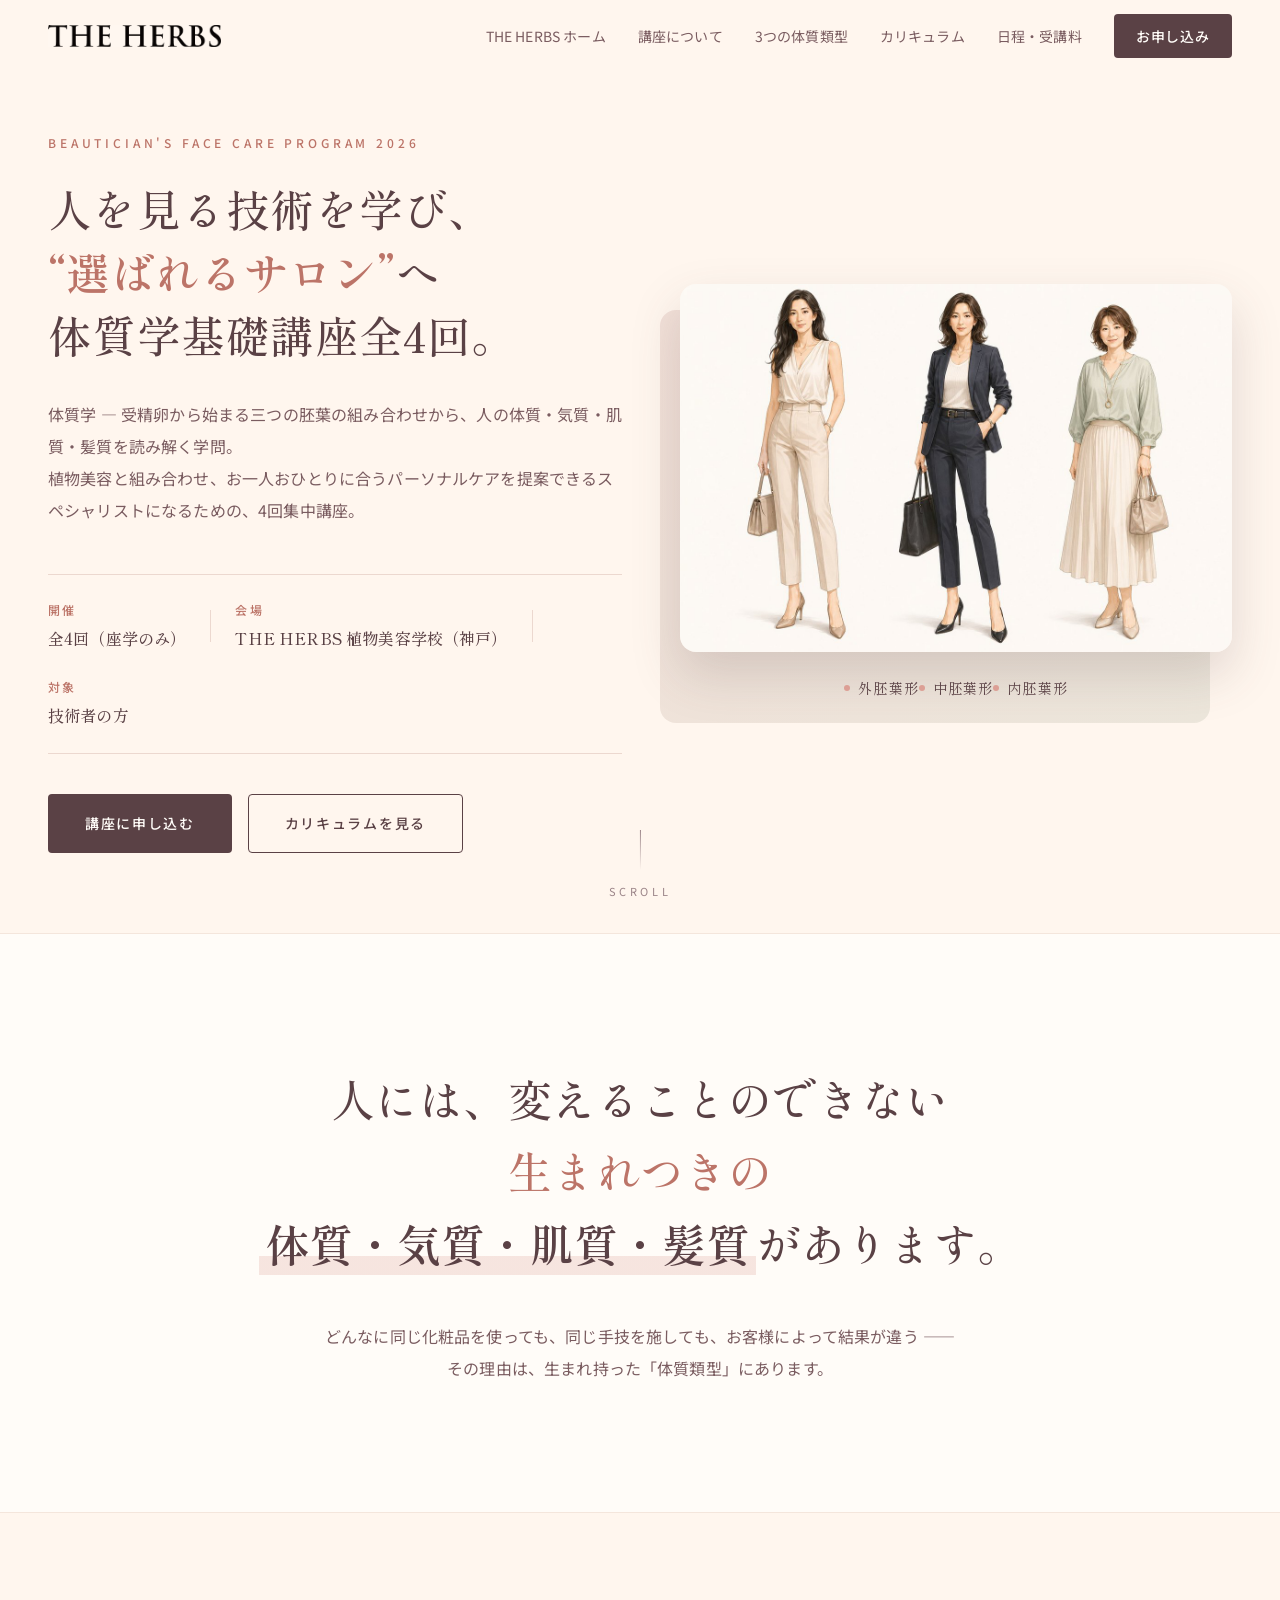
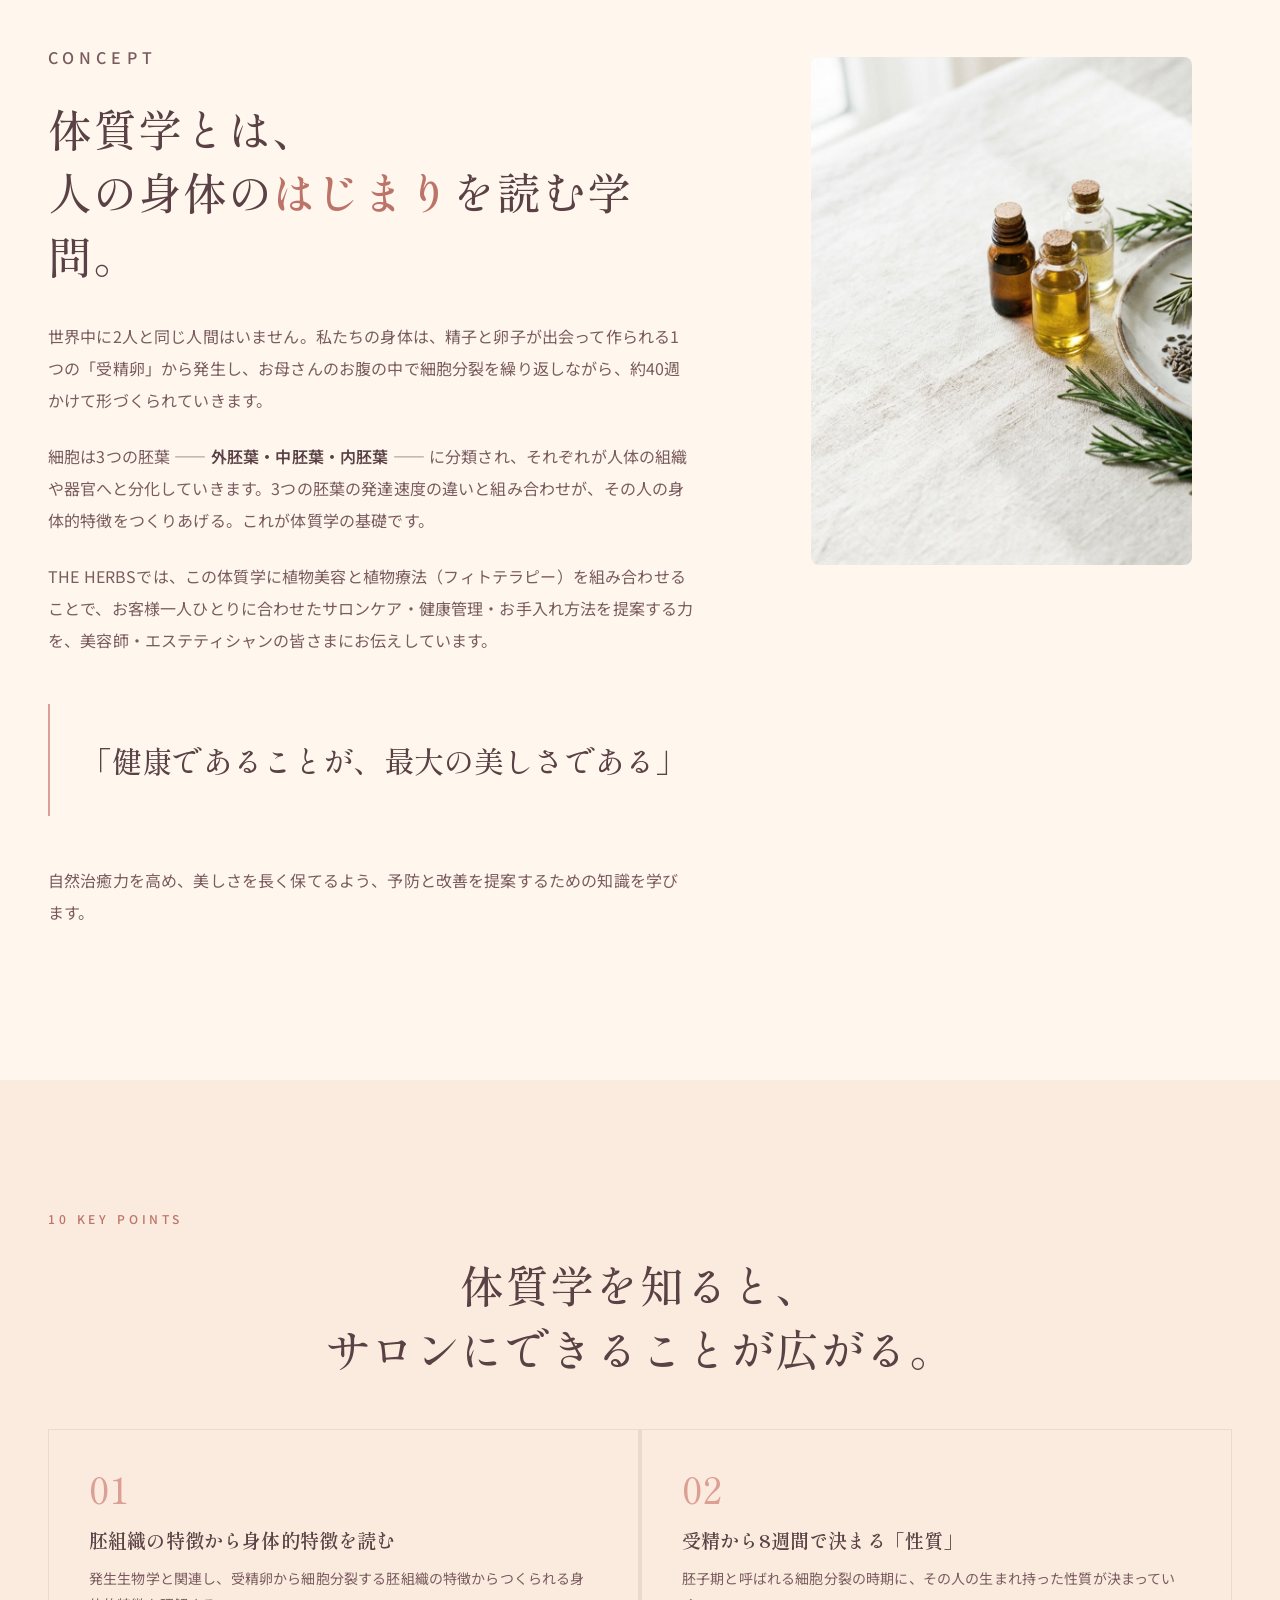
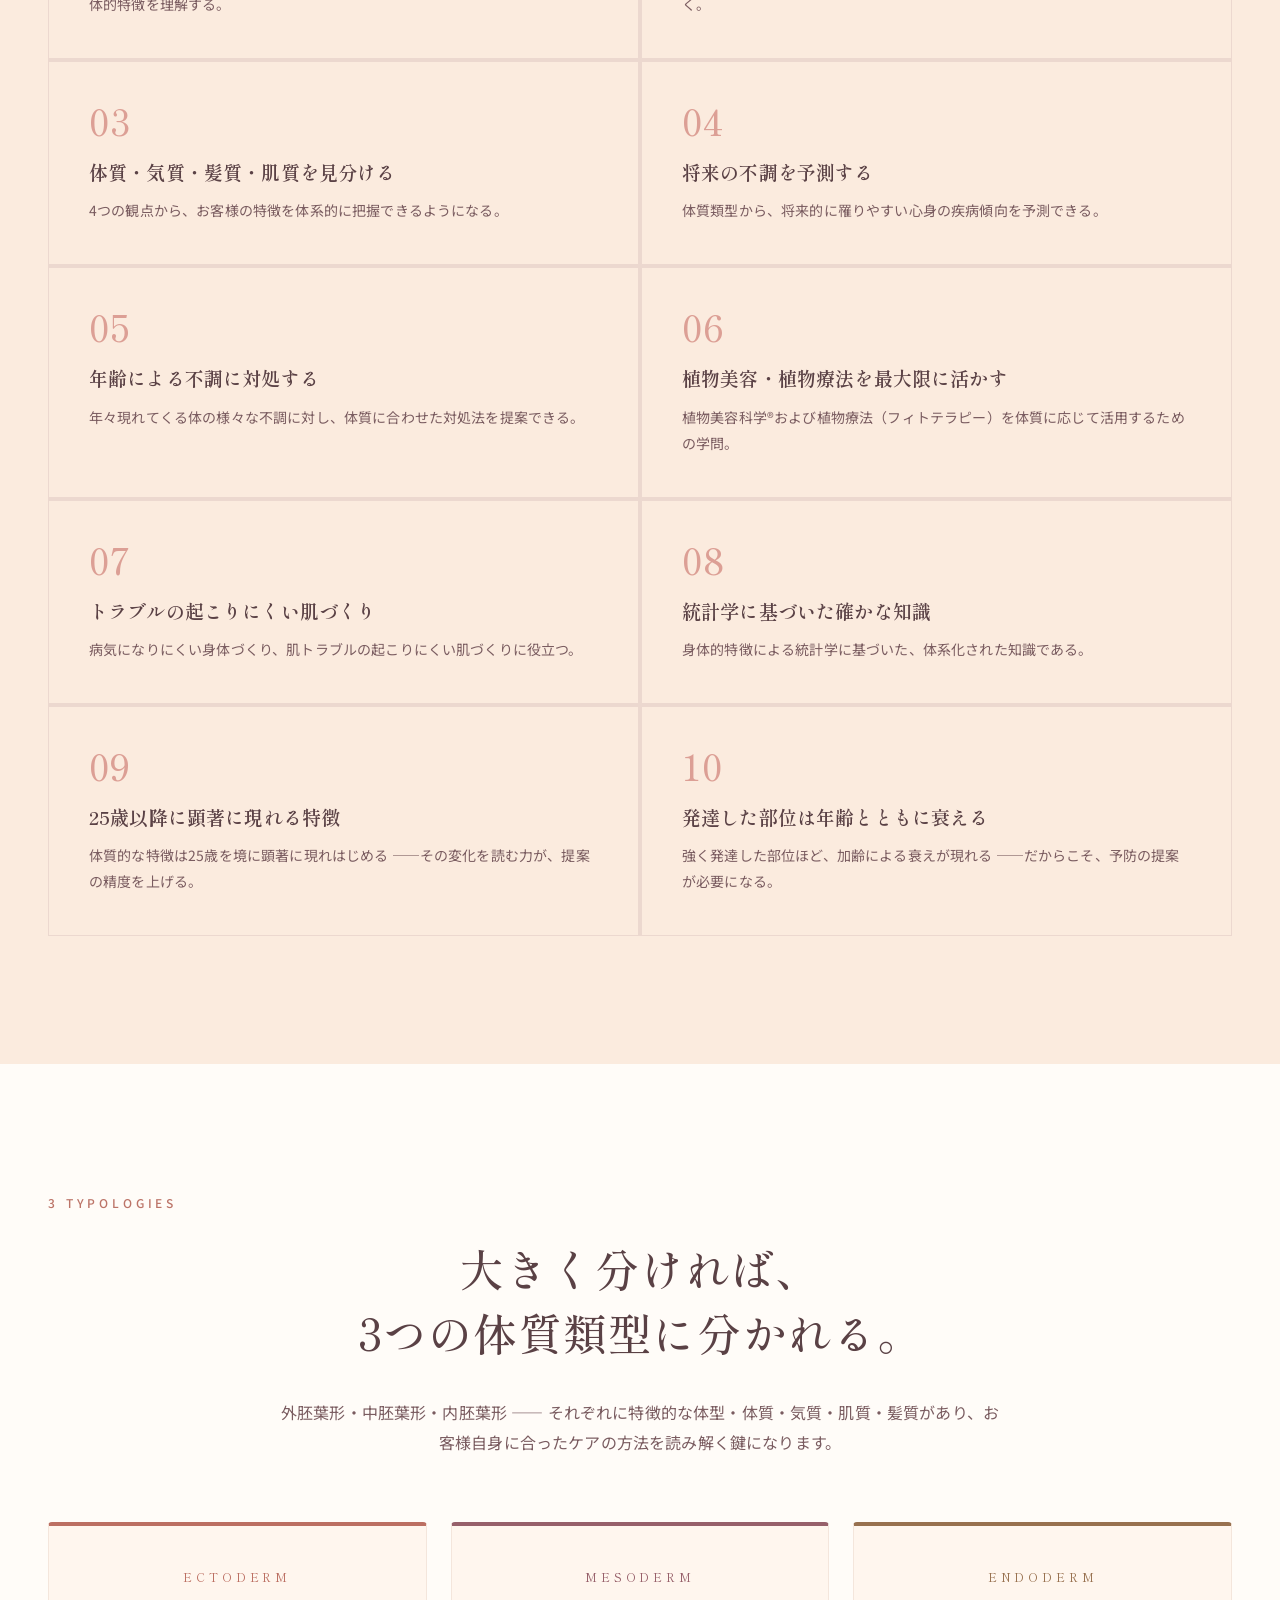
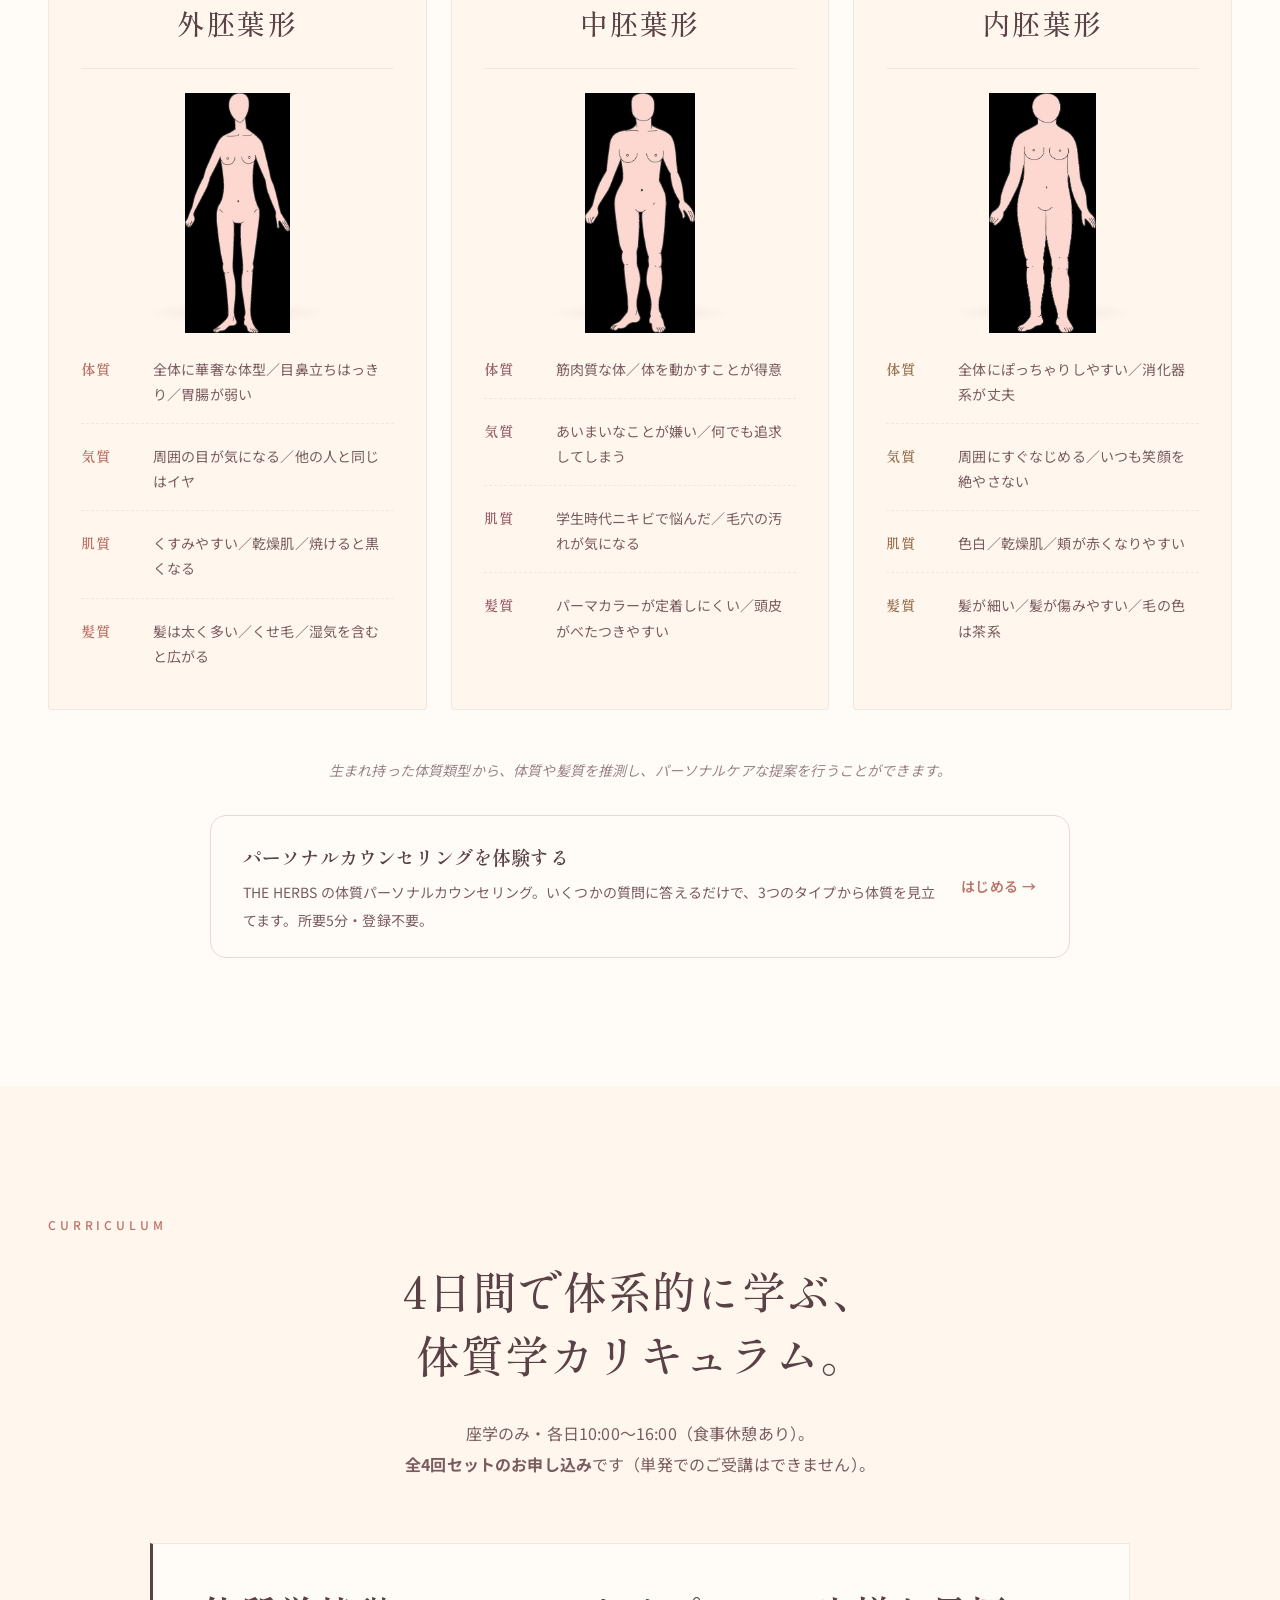
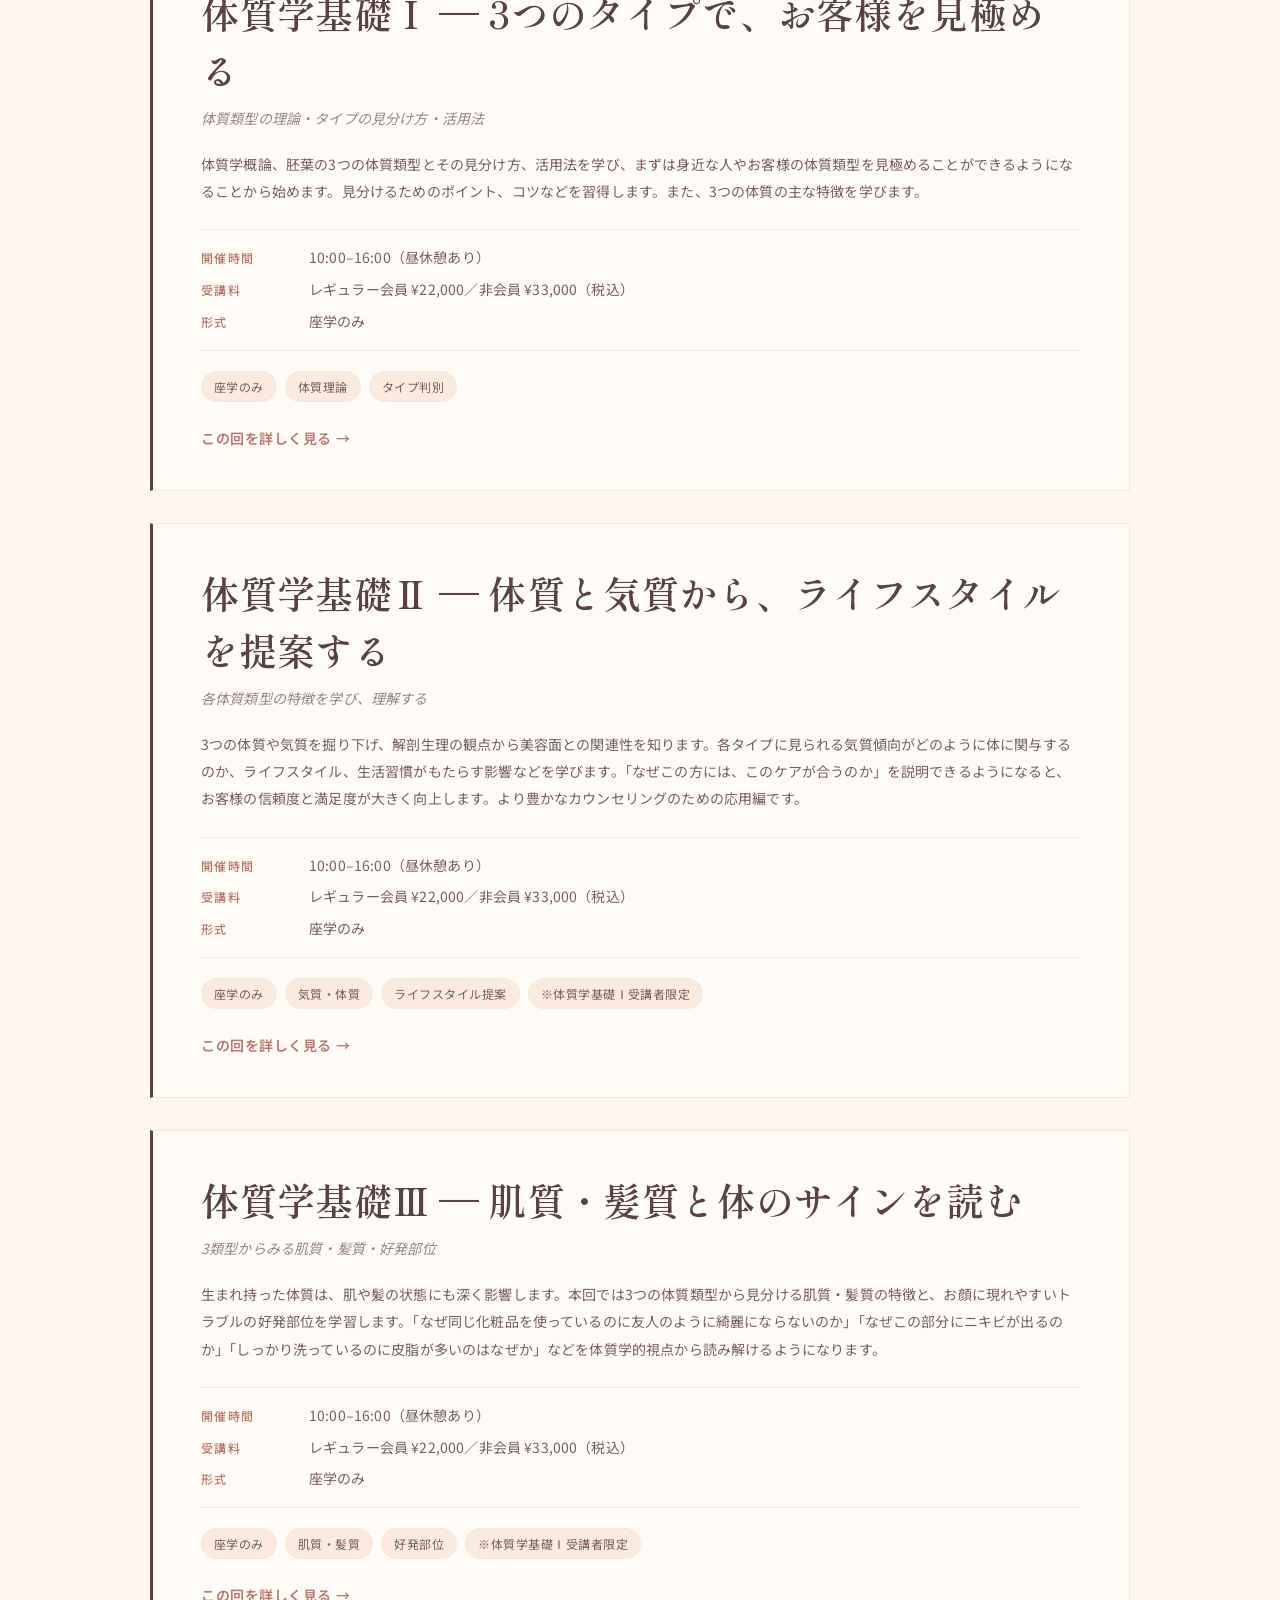
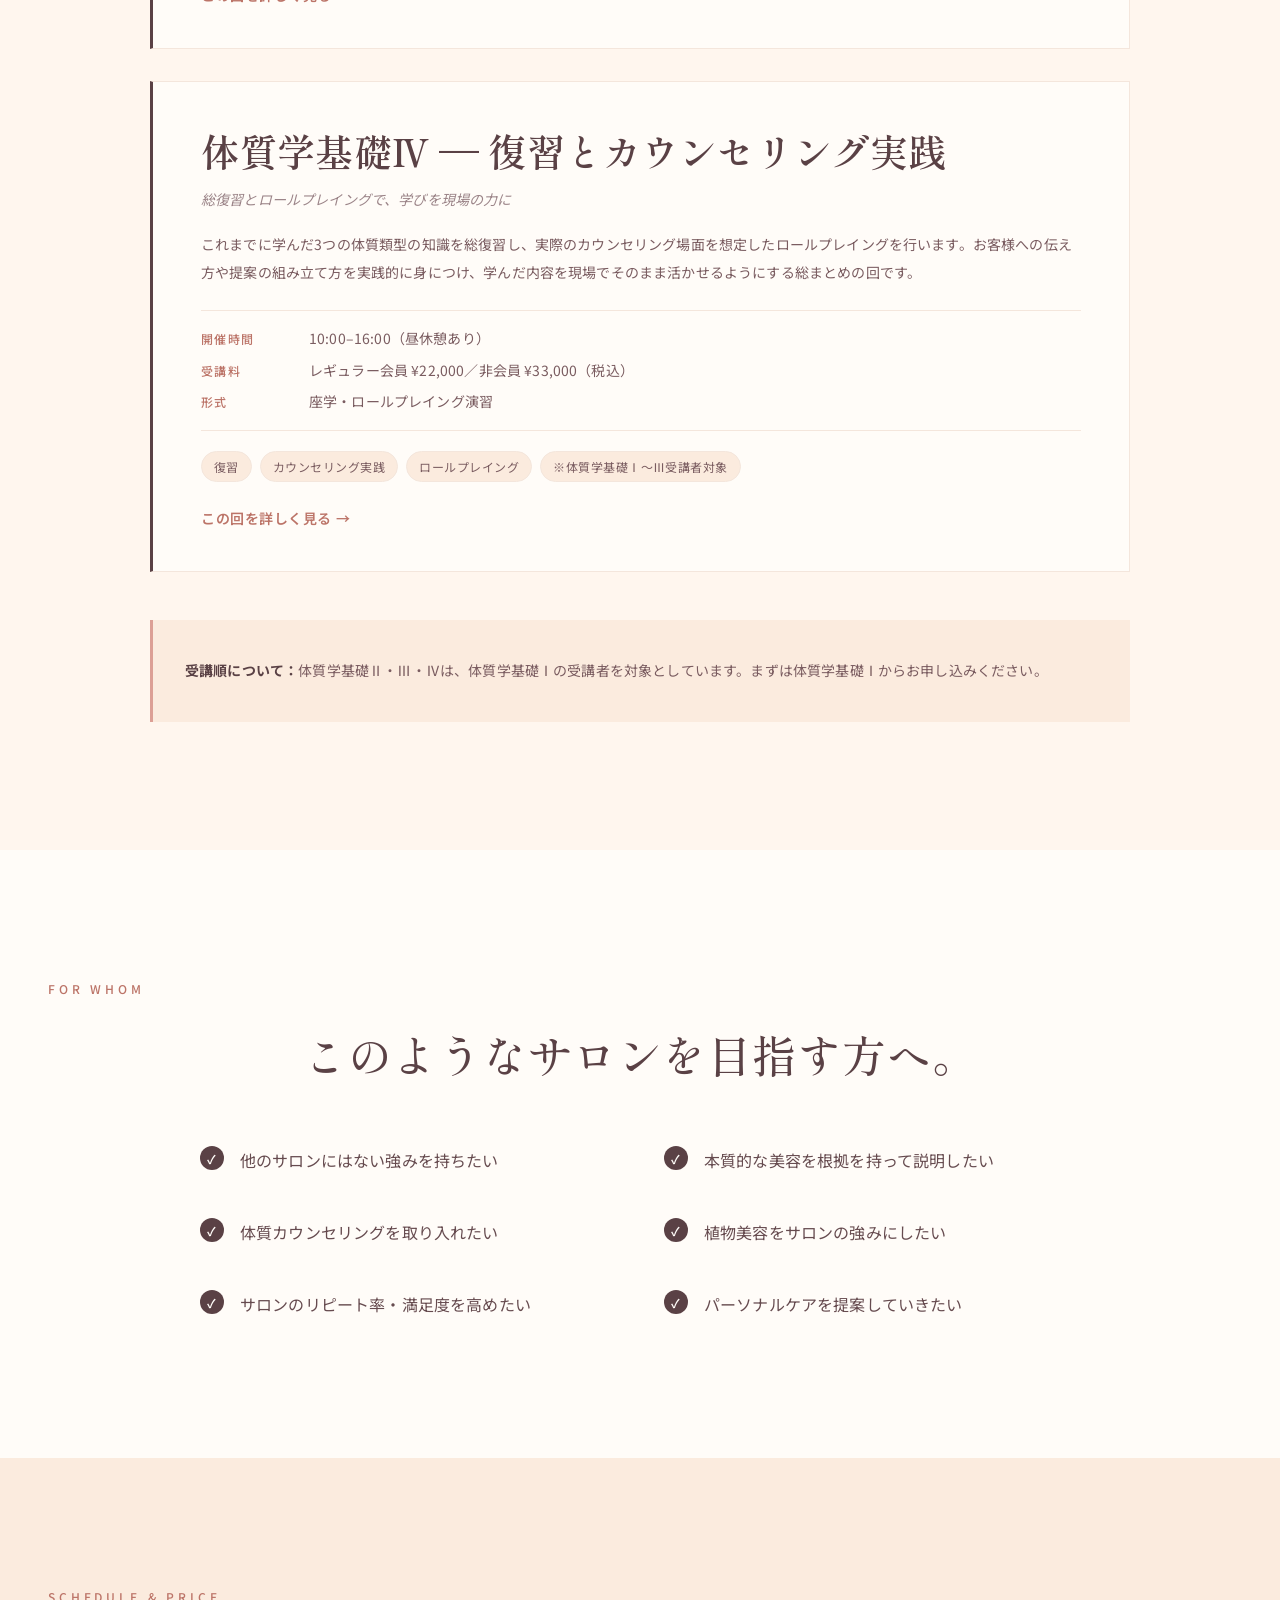
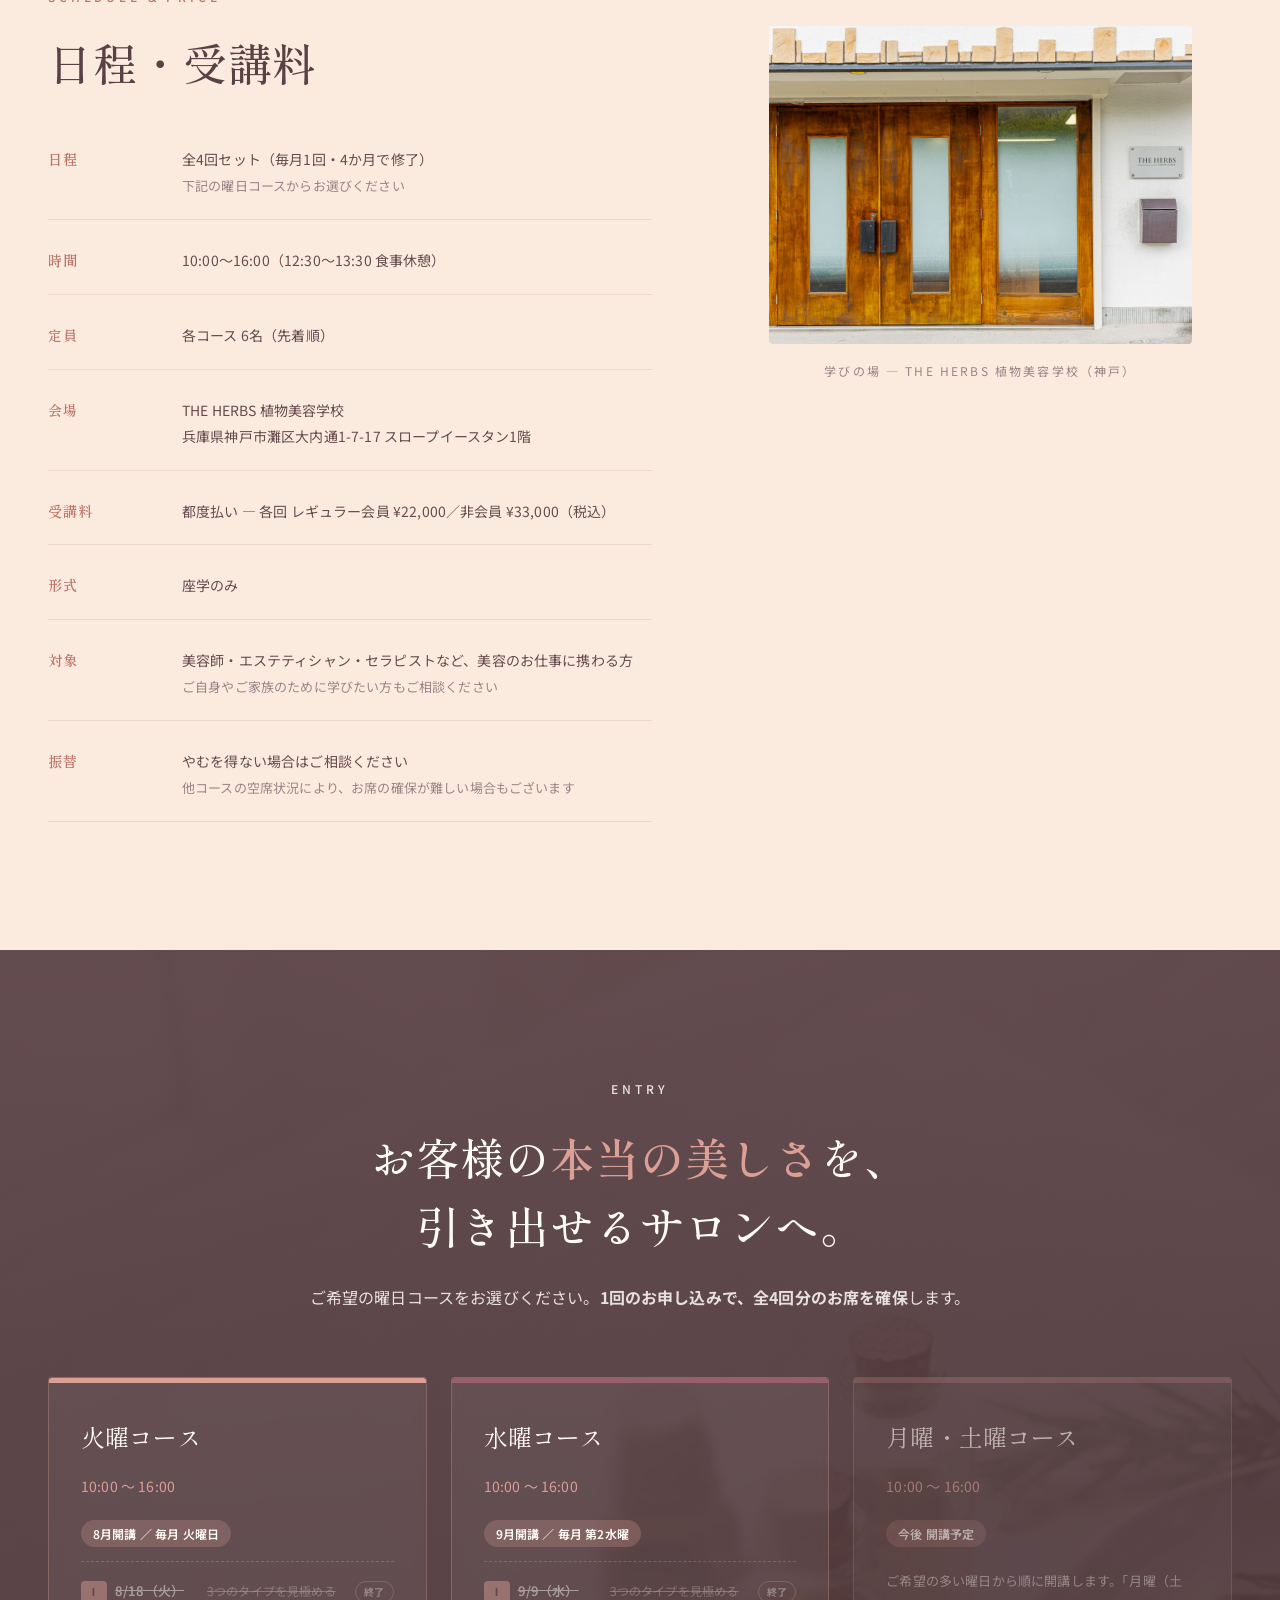
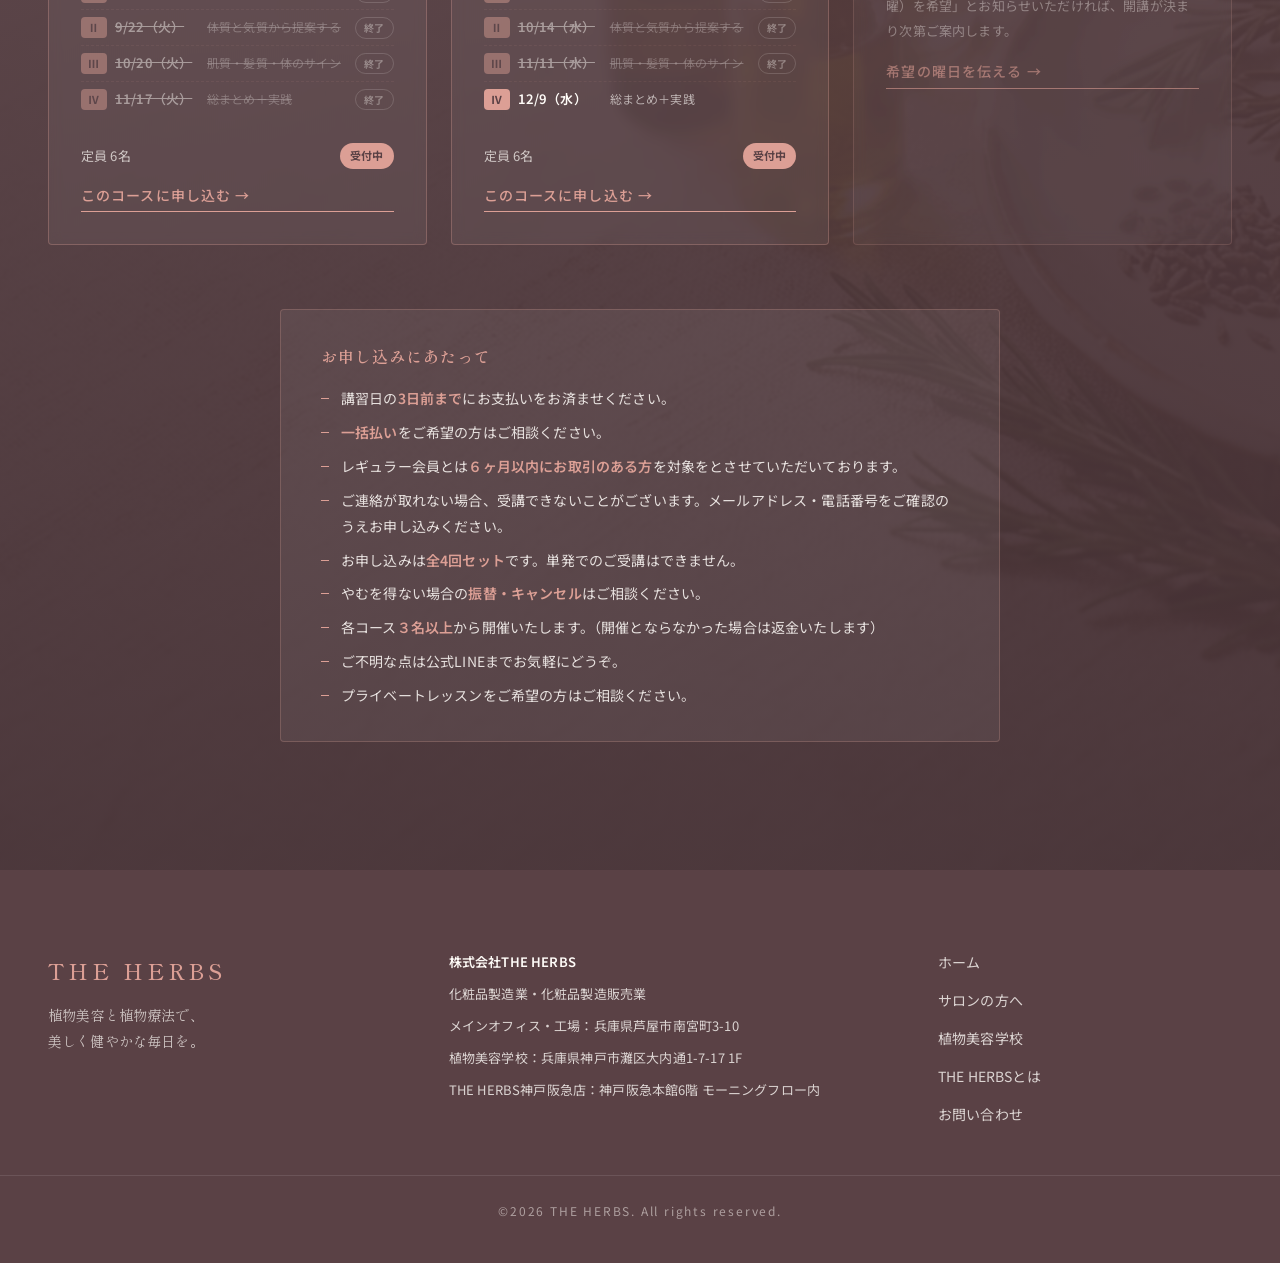
<file: index.html>
<!DOCTYPE html>
<html lang="ja">
<head>
<meta charset="UTF-8" />
<meta name="viewport" content="width=device-width, initial-scale=1.0" />
<title>植物美容学校  | 技術者のための体質学基礎講座 — THE HERBS</title>
<meta name="description" content="技術者が学ぶ、生まれ持った体質を見極める力。3つの体質類型から、お客様一人ひとりに本当に合うサロンケアを提案できるようになる、THE HERBS植物美容学校の4日間集中講習会。" />
<meta property="og:title" content="植物美容学校  — 技術者のための体質学基礎講座" />
<meta property="og:description" content="3つの体質類型を見極め、お客様一人ひとりに合うサロンケアを提案できる美容師・エステティシャンへ。THE HERBS植物美容学校の4日間集中講習会。" />
<meta property="og:type" content="website" />
<link rel="preconnect" href="https://api.fontshare.com" />
<link rel="preconnect" href="https://fonts.googleapis.com" />
<link rel="preconnect" href="https://fonts.gstatic.com" crossorigin />
<link href="https://api.fontshare.com/v2/css?f[]=zodiak@400,500,700&f[]=work-sans@300,400,500,600,700&display=swap" rel="stylesheet" />
<link href="https://fonts.googleapis.com/css2?family=Shippori+Mincho:wght@400;500;600;700&family=Noto+Sans+JP:wght@300;400;500;600;700&display=swap" rel="stylesheet" />
<link rel="stylesheet" href="styles.css" />
</head>
<body>

<header class="site-header" id="siteHeader">
  <div class="container header-inner">
    <a href="https://www.the-herbs.co.jp/school" class="logo" aria-label="THE HERBS">
      <img src="images/logo.jpg" alt="THE HERBS" class="logo-img" width="160" height="24" />
    </a>
    <nav class="nav-main" aria-label="メイン">
      <a href="https://www.the-herbs.co.jp/" class="nav-home">THE HERBS ホーム</a>
      <a href="#concept">講座について</a>
      <a href="#typology">3つの体質類型</a>
      <a href="#curriculum">カリキュラム</a>
      <a href="#schedule">日程・受講料</a>
      <a href="#entry" class="nav-cta">お申し込み</a>
    </nav>
  </div>
</header>

<main id="top">

  <!-- HERO -->
  <section class="hero">
    <div class="container hero-grid">
      <div class="hero-text">
      <p class="eyebrow">BEAUTICIAN'S FACE CARE PROGRAM 2026</p>
      <h1 class="hero-title">
        人を見る技術を学び、<br/>
        <em>“選ばれるサロン”</em>へ<br/>
        体質学基礎講座全4回。
      </h1>
      <p class="hero-lead">
        体質学 — 受精卵から始まる三つの胚葉の組み合わせから、人の体質・気質・肌質・髪質を読み解く学問。<br/>
        植物美容と組み合わせ、お一人おひとりに合うパーソナルケアを提案できるスペシャリストになるための、4回集中講座。
      </p>
      <div class="hero-meta">
        <div class="meta-item"><span class="meta-label">開催</span><span class="meta-value">全4回（座学のみ）</span></div>
        <div class="meta-divider" aria-hidden="true"></div>
        <div class="meta-item"><span class="meta-label">会場</span><span class="meta-value">THE HERBS 植物美容学校（神戸）</span></div>
        <div class="meta-divider" aria-hidden="true"></div>
        <div class="meta-item"><span class="meta-label">対象</span><span class="meta-value">技術者の方</span></div>
      </div>
      <div class="hero-ctas">
        <a href="#entry" class="btn btn-primary">講座に申し込む</a>
        <a href="#curriculum" class="btn btn-ghost">カリキュラムを見る</a>
      </div>
      </div>
      <figure class="hero-figure"><img src="images/lesson_three_women.jpg" alt="外胚葉・中胚葉・内胚葉の3つの体質タイプの女性イラスト" /><figcaption class="hero-types"><span>外胚葉形</span><span>中胚葉形</span><span>内胚葉形</span></figcaption></figure>
    </div>
    <div class="hero-scroll" aria-hidden="true"><span></span>SCROLL</div>
  </section>

  <!-- INTRO QUESTION -->
  <section class="intro-question">
    <div class="container">
      <h2 class="question-title">
        人には、変えることのできない<br/>
        <span class="accent">生まれつきの</span><br/>
        <strong>体質・気質・肌質・髪質</strong>があります。
      </h2>
      <p class="question-lead">
        どんなに同じ化粧品を使っても、同じ手技を施しても、お客様によって結果が違う ——<br/>
        その理由は、生まれ持った「体質類型」にあります。
      </p>
    </div>
  </section>

  <!-- CONCEPT -->
  <section class="concept" id="concept">
    <div class="container concept-grid">
      <div class="concept-text">
        <p class="section-eyebrow">CONCEPT</p>
        <h2 class="section-title">体質学とは、<br/>人の身体の<em>はじまり</em>を読む学問。</h2>
        <p>
          世界中に2人と同じ人間はいません。私たちの身体は、精子と卵子が出会って作られる1つの「受精卵」から発生し、お母さんのお腹の中で細胞分裂を繰り返しながら、約40週かけて形づくられていきます。
        </p>
        <p>
          細胞は3つの胚葉 —— <strong>外胚葉・中胚葉・内胚葉</strong> —— に分類され、それぞれが人体の組織や器官へと分化していきます。3つの胚葉の発達速度の違いと組み合わせが、その人の身体的特徴をつくりあげる。これが体質学の基礎です。
        </p>
        <p>
          THE HERBSでは、この体質学に植物美容と植物療法（フィトテラピー）を組み合わせることで、お客様一人ひとりに合わせたサロンケア・健康管理・お手入れ方法を提案する力を、美容師・エステティシャンの皆さまにお伝えしています。
        </p>
        <blockquote class="pull-quote">
          <p>「健康であることが、最大の美しさである」</p>
        </blockquote>
        <p>
          自然治癒力を高め、美しさを長く保てるよう、予防と改善を提案するための知識を学びます。
        </p>
      </div>
      <aside class="concept-aside">
        <figure class="concept-figure">
          <div class="concept-image" role="img" aria-label="植物標本のイメージ"></div>
        </figure>
      </aside>
    </div>
  </section>

  <!-- 10 BENEFITS -->
  <section class="benefits">
    <div class="container">
      <p class="section-eyebrow">10 KEY POINTS</p>
      <h2 class="section-title centered">体質学を知ると、<br/>サロンにできることが広がる。</h2>
      <ol class="benefits-list">
        <li class="benefit-item"><span class="num">01</span><h3>胚組織の特徴から身体的特徴を読む</h3><p>発生生物学と関連し、受精卵から細胞分裂する胚組織の特徴からつくられる身体的特徴を理解する。</p></li>
        <li class="benefit-item"><span class="num">02</span><h3>受精から8週間で決まる「性質」</h3><p>胚子期と呼ばれる細胞分裂の時期に、その人の生まれ持った性質が決まっていく。</p></li>
        <li class="benefit-item"><span class="num">03</span><h3>体質・気質・髪質・肌質を見分ける</h3><p>4つの観点から、お客様の特徴を体系的に把握できるようになる。</p></li>
        <li class="benefit-item"><span class="num">04</span><h3>将来の不調を予測する</h3><p>体質類型から、将来的に罹りやすい心身の疾病傾向を予測できる。</p></li>
        <li class="benefit-item"><span class="num">05</span><h3>年齢による不調に対処する</h3><p>年々現れてくる体の様々な不調に対し、体質に合わせた対処法を提案できる。</p></li>
        <li class="benefit-item"><span class="num">06</span><h3>植物美容・植物療法を最大限に活かす</h3><p>植物美容科学®および植物療法（フィトテラピー）を体質に応じて活用するための学問。</p></li>
        <li class="benefit-item"><span class="num">07</span><h3>トラブルの起こりにくい肌づくり</h3><p>病気になりにくい身体づくり、肌トラブルの起こりにくい肌づくりに役立つ。</p></li>
        <li class="benefit-item"><span class="num">08</span><h3>統計学に基づいた確かな知識</h3><p>身体的特徴による統計学に基づいた、体系化された知識である。</p></li>
        <li class="benefit-item"><span class="num">09</span><h3>25歳以降に顕著に現れる特徴</h3><p>体質的な特徴は25歳を境に顕著に現れはじめる ——その変化を読む力が、提案の精度を上げる。</p></li>
        <li class="benefit-item"><span class="num">10</span><h3>発達した部位は年齢とともに衰える</h3><p>強く発達した部位ほど、加齢による衰えが現れる ——だからこそ、予防の提案が必要になる。</p></li>
      </ol>
    </div>
  </section>

  <!-- 3 TYPES -->
  <section class="typology" id="typology">
    <div class="container">
      <p class="section-eyebrow">3 TYPOLOGIES</p>
      <h2 class="section-title centered">大きく分ければ、<br/>3つの体質類型に分かれる。</h2>
      <p class="section-lead">外胚葉形・中胚葉形・内胚葉形 —— それぞれに特徴的な体型・体質・気質・肌質・髪質があり、お客様自身に合ったケアの方法を読み解く鍵になります。</p>

      <div class="typology-grid">
        <article class="type-card type-ecto">
          <header class="type-header">
            <p class="type-en">ECTODERM</p>
            <h3 class="type-jp">外胚葉形</h3>
          </header>
          <figure class="type-figure">
            <img src="images/type_ecto.png" alt="外胚葉形の体型イラスト — 全体に華奢な体型" loading="lazy" />
          </figure>
          <dl class="type-traits">
            <div><dt>体質</dt><dd>全体に華奢な体型／目鼻立ちはっきり／胃腸が弱い</dd></div>
            <div><dt>気質</dt><dd>周囲の目が気になる／他の人と同じはイヤ</dd></div>
            <div><dt>肌質</dt><dd>くすみやすい／乾燥肌／焼けると黒くなる</dd></div>
            <div><dt>髪質</dt><dd>髪は太く多い／くせ毛／湿気を含むと広がる</dd></div>
          </dl>
        </article>
        <article class="type-card type-meso">
          <header class="type-header">
            <p class="type-en">MESODERM</p>
            <h3 class="type-jp">中胚葉形</h3>
          </header>
          <figure class="type-figure">
            <img src="images/type_meso.png" alt="中胚葉形の体型イラスト — 筋肉質でバランスのとれた体型" loading="lazy" />
          </figure>
          <dl class="type-traits">
            <div><dt>体質</dt><dd>筋肉質な体／体を動かすことが得意</dd></div>
            <div><dt>気質</dt><dd>あいまいなことが嫌い／何でも追求してしまう</dd></div>
            <div><dt>肌質</dt><dd>学生時代ニキビで悩んだ／毛穴の汚れが気になる</dd></div>
            <div><dt>髪質</dt><dd>パーマカラーが定着しにくい／頭皮がべたつきやすい</dd></div>
          </dl>
        </article>
        <article class="type-card type-endo">
          <header class="type-header">
            <p class="type-en">ENDODERM</p>
            <h3 class="type-jp">内胚葉形</h3>
          </header>
          <figure class="type-figure">
            <img src="images/type_endo.png" alt="内胚葉形の体型イラスト — 全体にぽっちゃりしやすい体型" loading="lazy" />
          </figure>
          <dl class="type-traits">
            <div><dt>体質</dt><dd>全体にぽっちゃりしやすい／消化器系が丈夫</dd></div>
            <div><dt>気質</dt><dd>周囲にすぐなじめる／いつも笑顔を絶やさない</dd></div>
            <div><dt>肌質</dt><dd>色白／乾燥肌／頬が赤くなりやすい</dd></div>
            <div><dt>髪質</dt><dd>髪が細い／髪が傷みやすい／毛の色は茶系</dd></div>
          </dl>
        </article>
      </div>

      <p class="typology-note">生まれ持った体質類型から、体質や髪質を推測し、パーソナルケアな提案を行うことができます。</p>
      <a class="counsel-card" href="https://herbscounsel-ezfyghvf.manus.space/counseling?ch=public" target="_blank" rel="noopener">
        <span class="counsel-text">
          <strong>パーソナルカウンセリングを体験する</strong>
          <span>THE HERBS の体質パーソナルカウンセリング。いくつかの質問に答えるだけで、3つのタイプから体質を見立てます。所要5分・登録不要。</span>
        </span>
        <span class="counsel-arrow">はじめる →</span>
      </a>
    </div>
  </section>

  <!-- CURRICULUM -->
  <section class="curriculum" id="curriculum">
    <div class="container">
      <p class="section-eyebrow">CURRICULUM</p>
      <h2 class="section-title centered">4日間で体系的に学ぶ、<br/>体質学カリキュラム。</h2>
      <p class="section-lead">座学のみ・各日10:00〜16:00（食事休憩あり）。<br/><strong>全4回セットのお申し込み</strong>です（単発でのご受講はできません）。</p>

      <div class="lesson-list">
        <article class="lesson">
          <div class="lesson-body">
            <h3 class="lesson-title">体質学基礎Ⅰ — 3つのタイプで、お客様を見極める</h3>
            <p class="lesson-sub">体質類型の理論・タイプの見分け方・活用法</p>
            <p class="lesson-desc">体質学概論、胚葉の3つの体質類型とその見分け方、活用法を学び、まずは身近な人やお客様の体質類型を見極めることができるようになることから始めます。見分けるためのポイント、コツなどを習得します。また、3つの体質の主な特徴を学びます。</p>
            <dl class="lesson-detail">
              <div><dt>開催時間</dt><dd>10:00–16:00（昼休憩あり）</dd></div>
              <div><dt>受講料</dt><dd>レギュラー会員 ¥22,000／非会員 ¥33,000（税込）</dd></div>
              <div><dt>形式</dt><dd>座学のみ</dd></div>
            </dl>
            <ul class="lesson-tags"><li>座学のみ</li><li>体質理論</li><li>タイプ判別</li></ul>
            <div class="lesson-actions"><a href="lesson1.html" class="lesson-detail-link">この回を詳しく見る →</a></div>
          </div>
        </article>

        <article class="lesson">
          <div class="lesson-body">
            <h3 class="lesson-title">体質学基礎Ⅱ — 体質と気質から、ライフスタイルを提案する</h3>
            <p class="lesson-sub">各体質類型の特徴を学び、理解する</p>
            <p class="lesson-desc">3つの体質や気質を掘り下げ、解剖生理の観点から美容面との関連性を知ります。各タイプに見られる気質傾向がどのように体に関与するのか、ライフスタイル、生活習慣がもたらす影響などを学びます。「なぜこの方には、このケアが合うのか」を説明できるようになると、お客様の信頼度と満足度が大きく向上します。より豊かなカウンセリングのための応用編です。</p>
            <dl class="lesson-detail">
              <div><dt>開催時間</dt><dd>10:00–16:00（昼休憩あり）</dd></div>
              <div><dt>受講料</dt><dd>レギュラー会員 ¥22,000／非会員 ¥33,000（税込）</dd></div>
              <div><dt>形式</dt><dd>座学のみ</dd></div>
            </dl>
            <ul class="lesson-tags"><li>座学のみ</li><li>気質・体質</li><li>ライフスタイル提案</li><li>※体質学基礎Ⅰ受講者限定</li></ul>
            <div class="lesson-actions"><a href="lesson2.html" class="lesson-detail-link">この回を詳しく見る →</a></div>
          </div>
        </article>

        <article class="lesson">
          <div class="lesson-body">
            <h3 class="lesson-title">体質学基礎Ⅲ — 肌質・髪質と体のサインを読む</h3>
            <p class="lesson-sub">3類型からみる肌質・髪質・好発部位</p>
            <p class="lesson-desc">生まれ持った体質は、肌や髪の状態にも深く影響します。本回では3つの体質類型から見分ける肌質・髪質の特徴と、お顔に現れやすいトラブルの好発部位を学習します。「なぜ同じ化粧品を使っているのに友人のように綺麗にならないのか」「なぜこの部分にニキビが出るのか」「しっかり洗っているのに皮脂が多いのはなぜか」などを体質学的視点から読み解けるようになります。</p>
            <dl class="lesson-detail">
              <div><dt>開催時間</dt><dd>10:00–16:00（昼休憩あり）</dd></div>
              <div><dt>受講料</dt><dd>レギュラー会員 ¥22,000／非会員 ¥33,000（税込）</dd></div>
              <div><dt>形式</dt><dd>座学のみ</dd></div>
            </dl>
            <ul class="lesson-tags"><li>座学のみ</li><li>肌質・髪質</li><li>好発部位</li><li>※体質学基礎Ⅰ受講者限定</li></ul>
            <div class="lesson-actions"><a href="lesson3.html" class="lesson-detail-link">この回を詳しく見る →</a></div>
          </div>
        </article>

        <article class="lesson">
          <div class="lesson-body">
            <h3 class="lesson-title">体質学基礎Ⅳ — 復習とカウンセリング実践</h3>
            <p class="lesson-sub">総復習とロールプレイングで、学びを現場の力に</p>
            <p class="lesson-desc">これまでに学んだ3つの体質類型の知識を総復習し、実際のカウンセリング場面を想定したロールプレイングを行います。お客様への伝え方や提案の組み立て方を実践的に身につけ、学んだ内容を現場でそのまま活かせるようにする総まとめの回です。</p>
            <dl class="lesson-detail">
              <div><dt>開催時間</dt><dd>10:00–16:00（昼休憩あり）</dd></div>
              <div><dt>受講料</dt><dd>レギュラー会員 ¥22,000／非会員 ¥33,000（税込）</dd></div>
              <div><dt>形式</dt><dd>座学・ロールプレイング演習</dd></div>
            </dl>
            <ul class="lesson-tags"><li>復習</li><li>カウンセリング実践</li><li>ロールプレイング</li><li>※体質学基礎Ⅰ〜Ⅲ受講者対象</li></ul>
            <div class="lesson-actions"><a href="lesson4.html" class="lesson-detail-link">この回を詳しく見る →</a></div>
          </div>
        </article>
      </div>

      <div class="curriculum-note">
        <p><strong>受講順について：</strong>体質学基礎Ⅱ・Ⅲ・Ⅳは、体質学基礎Ⅰの受講者を対象としています。まずは体質学基礎Ⅰからお申し込みください。</p>
      </div>
    </div>
  </section>

  <!-- WHO IS THIS FOR -->
  <section class="audience">
    <div class="container">
      <p class="section-eyebrow">FOR WHOM</p>
      <h2 class="section-title centered">このようなサロンを目指す方へ。</h2>
      <ul class="audience-list">
        <li><span class="check" aria-hidden="true">✓</span>他のサロンにはない強みを持ちたい</li>
        <li><span class="check" aria-hidden="true">✓</span>本質的な美容を根拠を持って説明したい</li>
        <li><span class="check" aria-hidden="true">✓</span>体質カウンセリングを取り入れたい</li>
        <li><span class="check" aria-hidden="true">✓</span>植物美容をサロンの強みにしたい</li>
        <li><span class="check" aria-hidden="true">✓</span>サロンのリピート率・満足度を高めたい</li>
        <li><span class="check" aria-hidden="true">✓</span>パーソナルケアを提案していきたい</li>
      </ul>
    </div>
  </section>

  <!-- SCHEDULE / PRICE -->
  <section class="schedule" id="schedule">
    <div class="container schedule-grid">
      <div>
        <p class="section-eyebrow">SCHEDULE & PRICE</p>
        <h2 class="section-title">日程・受講料</h2>
        <dl class="schedule-info">
          <div><dt>日程</dt><dd>全4回セット（毎月1回・4か月で修了）<br/><span class="muted">下記の曜日コースからお選びください</span></dd></div>
          <div><dt>時間</dt><dd>10:00〜16:00（12:30〜13:30 食事休憩）</dd></div>
          <div><dt>定員</dt><dd>各コース 6名（先着順）</dd></div>
          <div><dt>会場</dt><dd>THE HERBS 植物美容学校<br/>兵庫県神戸市灘区大内通1-7-17 スロープイースタン1階</dd></div>
          <div><dt>受講料</dt><dd>都度払い ― 各回 レギュラー会員 ¥22,000／非会員 ¥33,000（税込）</dd></div>
          <div><dt>形式</dt><dd>座学のみ</dd></div>
          <div><dt>対象</dt><dd>美容師・エステティシャン・セラピストなど、美容のお仕事に携わる方<br/><span class="muted">ご自身やご家族のために学びたい方もご相談ください</span></dd></div>
          <div><dt>振替</dt><dd>やむを得ない場合はご相談ください<br/><span class="muted">他コースの空席状況により、お席の確保が難しい場合もございます</span></dd></div>
        </dl>
      </div>
      <aside class="schedule-aside">
        <figure>
          <div class="classroom-image" role="img" aria-label="THE HERBS 植物美容学校 外観"></div>
        </figure>
        <p class="aside-caption">学びの場 — THE HERBS 植物美容学校（神戸）</p>
      </aside>
    </div>
  </section>

  <!-- ENTRY CTA -->
  <section class="entry" id="entry">
    <div class="entry-bg" aria-hidden="true"></div>
    <div class="container entry-content">
      <p class="section-eyebrow light">ENTRY</p>
      <h2 class="entry-title">お客様の<em>本当の美しさ</em>を、<br/>引き出せるサロンへ。</h2>
      <p class="entry-lead">ご希望の曜日コースをお選びください。<strong>1回のお申し込みで、全4回分のお席を確保</strong>します。</p>
      <div class="entry-cards course-cards">
        <a href="https://booking.scalp-labo.jp/apply.html?series=%E4%BD%93%E8%B3%AA%E5%AD%A6%E8%AC%9B%E7%BF%92%E4%BC%9A&course=TA-01-B-260818" class="entry-card course-card cc-tue" target="_blank" rel="noopener">
          <p class="cc-day">火曜コース</p>
          <p class="cc-time">10:00 〜 16:00</p>
          <p class="cc-open">8月開講 ／ 毎月 火曜日</p>
          <ul class="cc-dates"><li data-date="2026-08-18"><span class="cc-n">Ⅰ</span><span class="cc-d">8/18（火）</span><span class="cc-t">3つのタイプを見極める</span></li><li data-date="2026-09-22"><span class="cc-n">Ⅱ</span><span class="cc-d">9/22（火）</span><span class="cc-t">体質と気質から提案する</span></li><li data-date="2026-10-20"><span class="cc-n">Ⅲ</span><span class="cc-d">10/20（火）</span><span class="cc-t">肌質・髪質・体のサイン</span></li><li data-date="2026-11-17"><span class="cc-n">Ⅳ</span><span class="cc-d">11/17（火）</span><span class="cc-t">総まとめ＋実践</span></li></ul>
          <p class="cc-seat">定員 6名 <span class="cc-badge">受付中</span></p>
          <span class="entry-card-cta">このコースに申し込む →</span>
        </a>
        <a href="https://booking.scalp-labo.jp/apply.html?series=%E4%BD%93%E8%B3%AA%E5%AD%A6%E8%AC%9B%E7%BF%92%E4%BC%9A&course=TA-01-B-260909" class="entry-card course-card cc-wed" target="_blank" rel="noopener">
          <p class="cc-day">水曜コース</p>
          <p class="cc-time">10:00 〜 16:00</p>
          <p class="cc-open">9月開講 ／ 毎月 第2水曜</p>
          <ul class="cc-dates"><li data-date="2026-09-09"><span class="cc-n">Ⅰ</span><span class="cc-d">9/9（水）</span><span class="cc-t">3つのタイプを見極める</span></li><li data-date="2026-10-14"><span class="cc-n">Ⅱ</span><span class="cc-d">10/14（水）</span><span class="cc-t">体質と気質から提案する</span></li><li data-date="2026-11-11"><span class="cc-n">Ⅲ</span><span class="cc-d">11/11（水）</span><span class="cc-t">肌質・髪質・体のサイン</span></li><li data-date="2026-12-09"><span class="cc-n">Ⅳ</span><span class="cc-d">12/9（水）</span><span class="cc-t">総まとめ＋実践</span></li></ul>
          <p class="cc-seat">定員 6名 <span class="cc-badge">受付中</span></p>
          <span class="entry-card-cta">このコースに申し込む →</span>
        </a>
        <div class="entry-card course-card cc-soon">
          <p class="cc-day">月曜・土曜コース</p>
          <p class="cc-time">10:00 〜 16:00</p>
          <p class="cc-open">今後 開講予定</p>
          <p class="cc-soon-text">ご希望の多い曜日から順に開講します。「月曜（土曜）を希望」とお知らせいただければ、開講が決まり次第ご案内します。</p>
          <a href="https://lin.ee/PD3gnHS" class="entry-card-cta" target="_blank" rel="noopener">希望の曜日を伝える →</a>
        </div>
      </div>
      <div class="entry-notice">
        <h3>お申し込みにあたって</h3>
        <ul>
          <li>講習日の<strong>3日前まで</strong>にお支払いをお済ませください。</li>
          <li><strong>一括払い</strong>をご希望の方はご相談ください。</li>
          <li>レギュラー会員とは<strong>６ヶ月以内にお取引のある方</strong>を対象をとさせていただいております。</li>
          <li>ご連絡が取れない場合、受講できないことがございます。メールアドレス・電話番号をご確認のうえお申し込みください。</li>
          <li>お申し込みは<strong>全4回セット</strong>です。単発でのご受講はできません。</li>
          <li>やむを得ない場合の<strong>振替・キャンセル</strong>はご相談ください。</li>
          <li>各コース<strong>３名以上</strong>から開催いたします。（開催とならなかった場合は返金いたします）</li>
          <li>ご不明な点は<a href="https://lin.ee/PD3gnHS" target="_blank" rel="noopener">公式LINE</a>までお気軽にどうぞ。</li>
          <li>プライベートレッスンをご希望の方はご相談ください。</li>
        </ul>
      </div>
    </div>
  </section>

</main>

<footer class="site-footer">
  <div class="container footer-inner">
    <div class="footer-brand">
      <p class="footer-logo">THE HERBS</p>
      <p class="footer-tagline">植物美容と植物療法で、<br/>美しく健やかな毎日を。</p>
    </div>
    <div class="footer-info">
      <p><strong>株式会社THE HERBS</strong></p>
      <p>化粧品製造業・化粧品製造販売業</p>
      <p>メインオフィス・工場：兵庫県芦屋市南宮町3-10</p>
      <p>植物美容学校：兵庫県神戸市灘区大内通1-7-17 1F</p>
      <p>THE HERBS神戸阪急店：神戸阪急本館6階 モーニングフロー内</p>
    </div>
    <nav class="footer-nav" aria-label="フッター">
      <a href="https://www.the-herbs.co.jp/">ホーム</a>
      <a href="https://www.the-herbs.co.jp/pro">サロンの方へ</a>
      <a href="https://www.the-herbs.co.jp/school">植物美容学校</a>
      <a href="https://www.the-herbs.co.jp/about">THE HERBSとは</a>
      <a href="https://www.the-herbs.co.jp/contact">お問い合わせ</a>
    </nav>
  </div>
  <div class="container footer-copy">
    <p>©2026 THE HERBS. All rights reserved.</p>
  </div>
</footer>

<script src="script.js" defer></script>
</body>
</html>
</file>
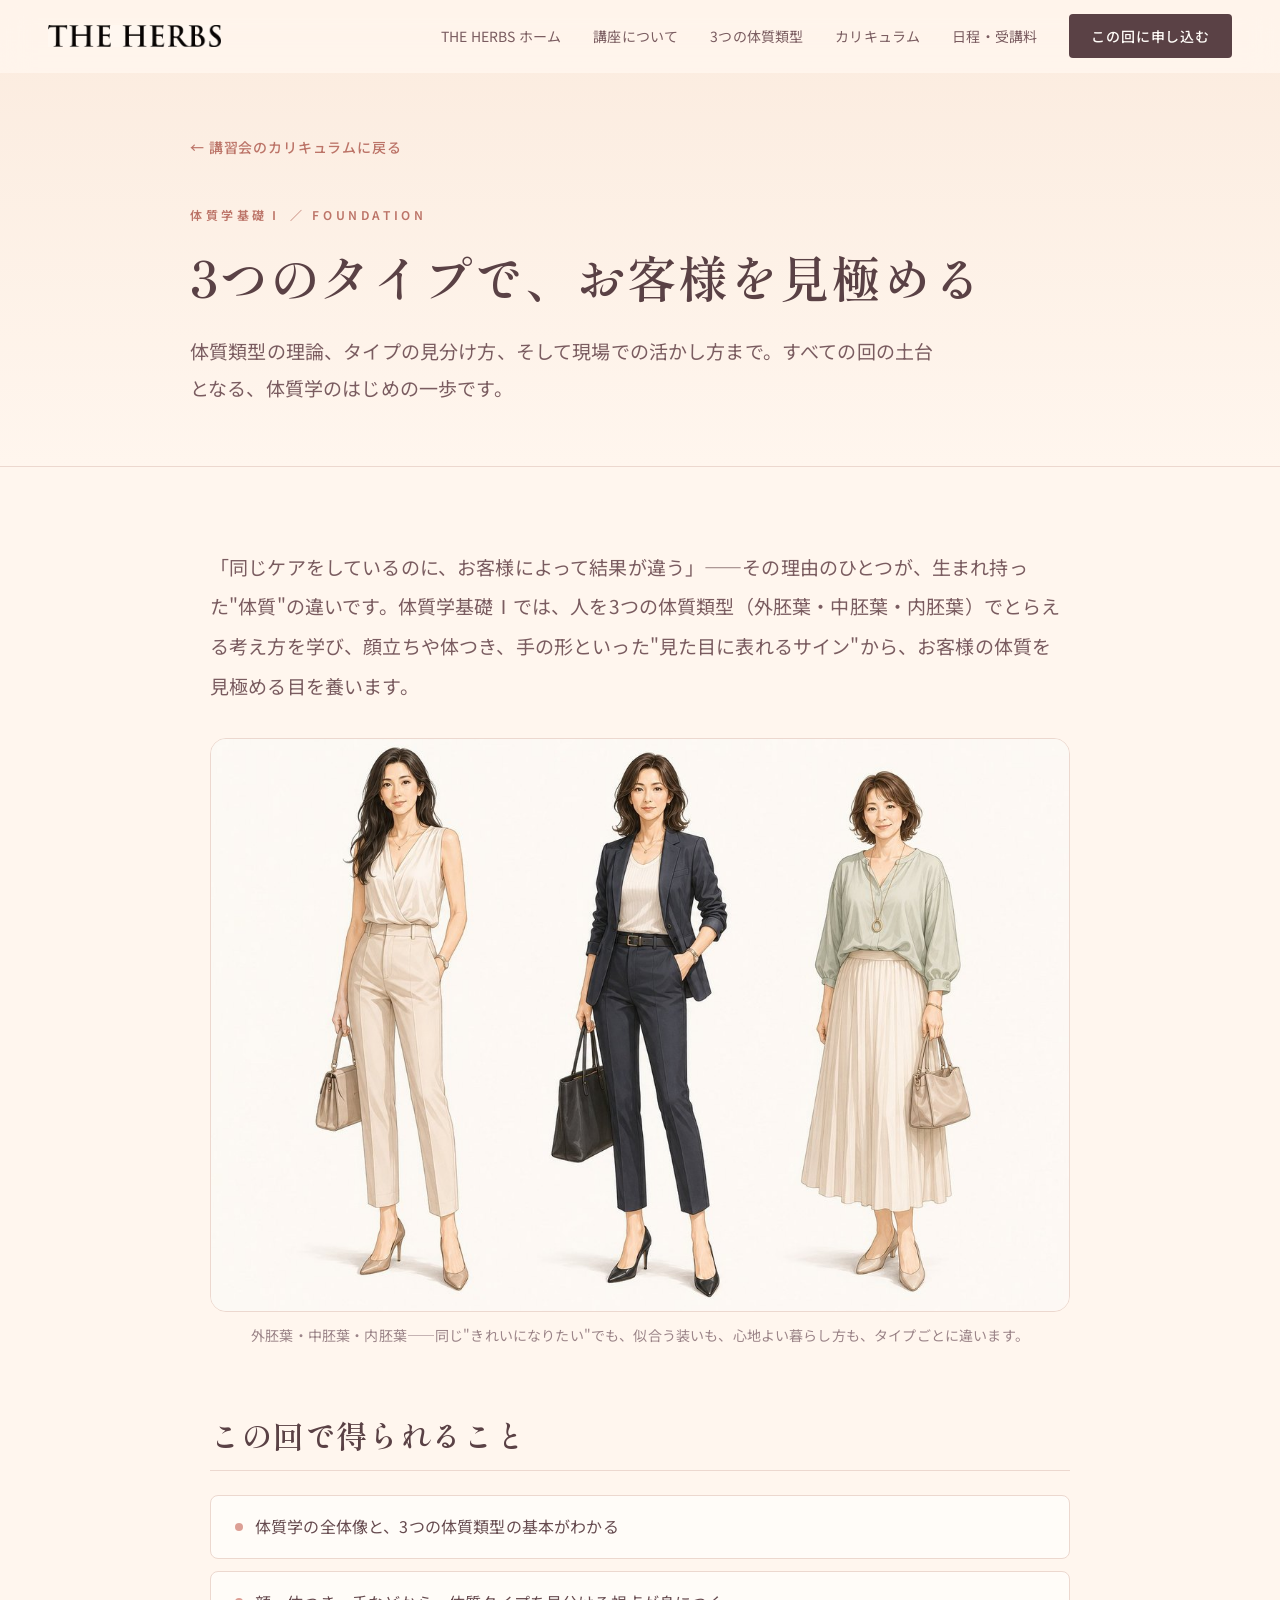
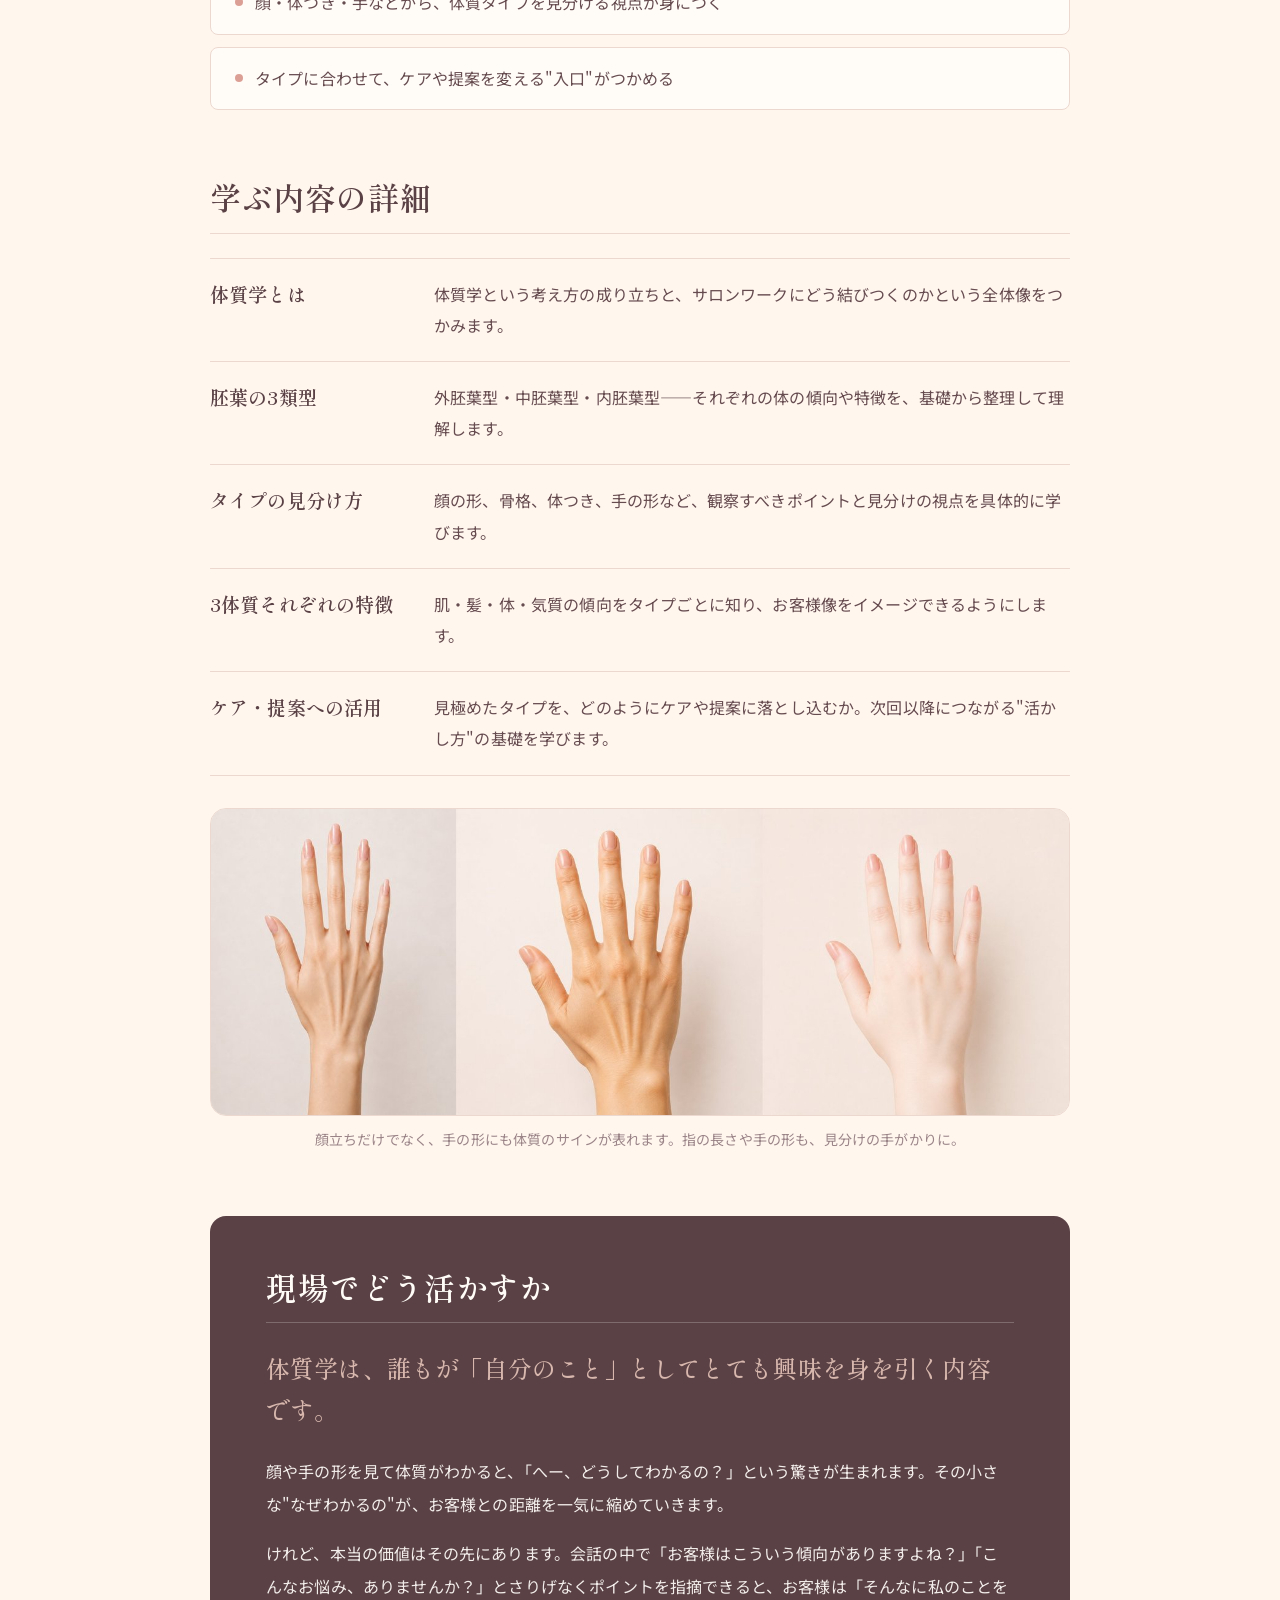
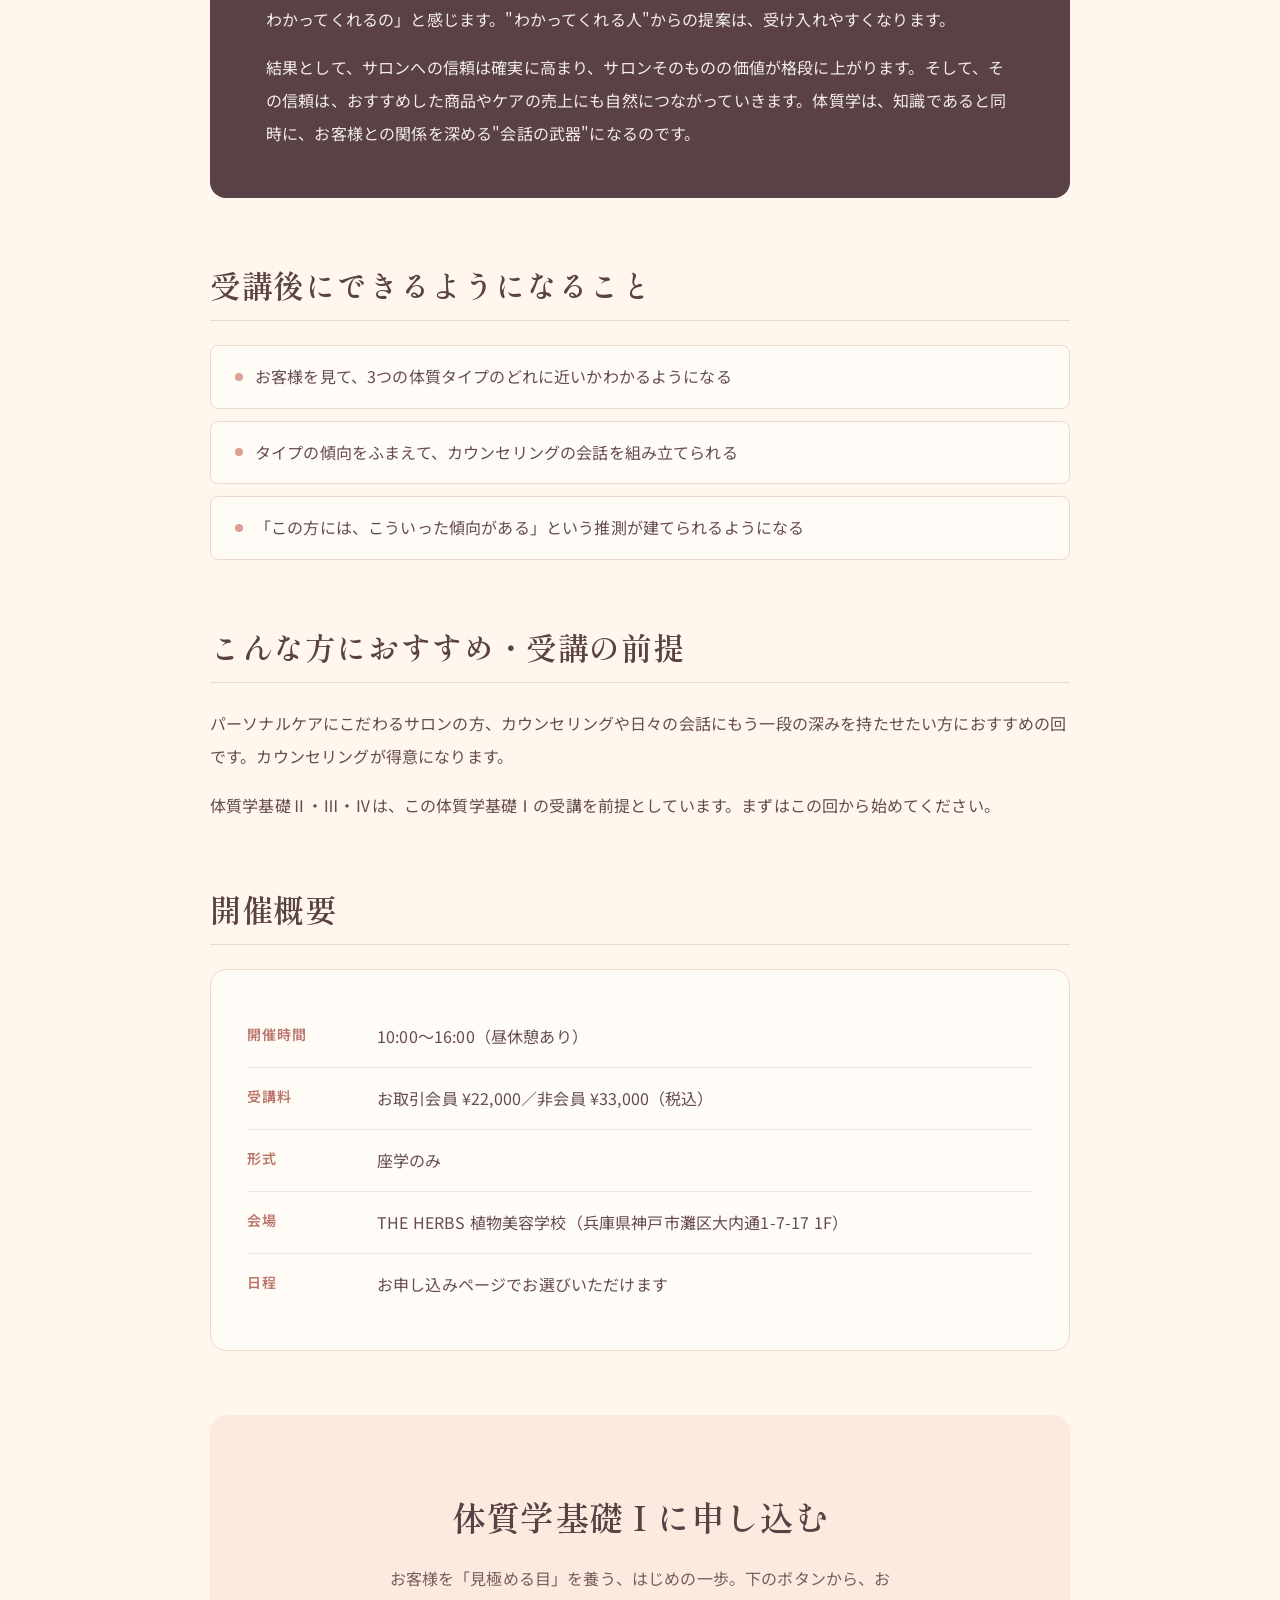
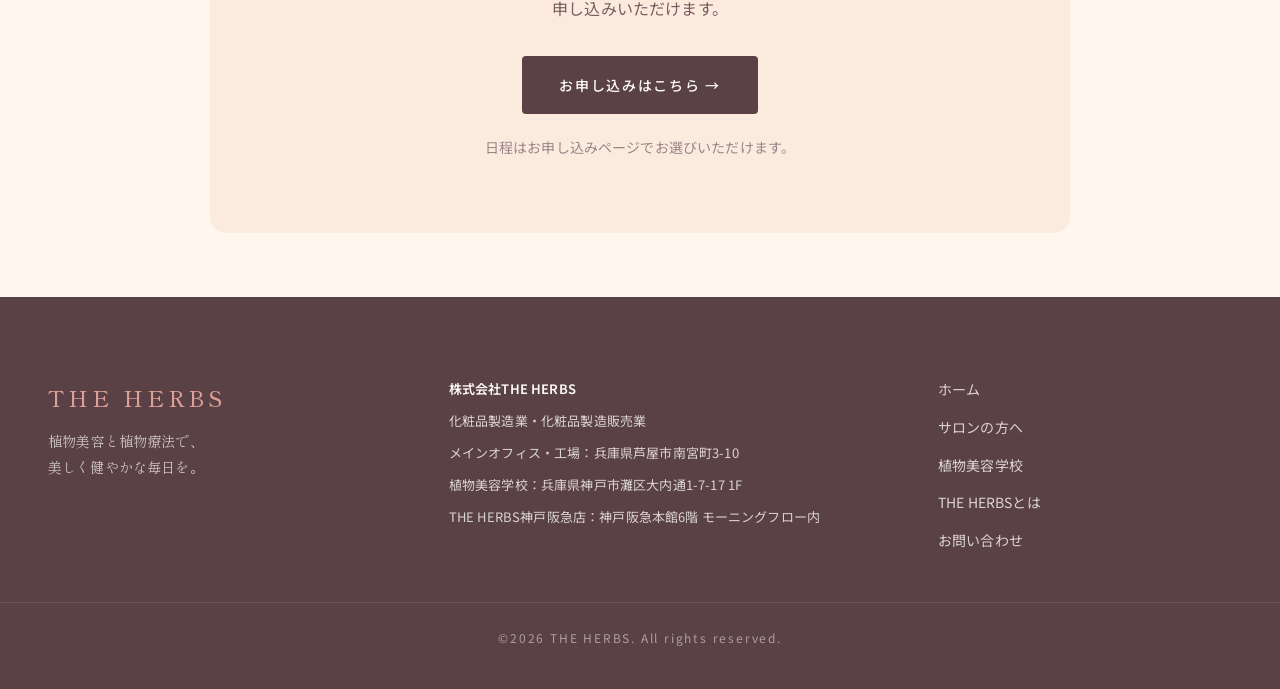
<file: lesson1.html>
<!DOCTYPE html>
<html lang="ja">
<head>
<meta charset="UTF-8" />
<meta name="viewport" content="width=device-width, initial-scale=1.0" />
<title>体質学基礎Ⅰ 3つのタイプで、お客様を見極める | 体質学講習会  — THE HERBS</title>
<meta name="description" content="体質学講習会の第1回。外胚葉・中胚葉・内胚葉の3つの体質類型を学び、顔や手の形からお客様の体質を見極める力を養います。カウンセリングの信頼を深め、サロンの提案力を高める入門の回。" />
<meta property="og:title" content="体質学基礎Ⅰ — 3つのタイプで、お客様を見極める" />
<meta property="og:description" content="外胚葉・中胚葉・内胚葉の3類型から、お客様一人ひとりを見極める力を養う、体質学講習会の第1回。" />
<meta property="og:type" content="article" />
<link rel="preconnect" href="https://api.fontshare.com" />
<link rel="preconnect" href="https://fonts.googleapis.com" />
<link rel="preconnect" href="https://fonts.gstatic.com" crossorigin />
<link href="https://api.fontshare.com/v2/css?f[]=zodiak@400,500,700&f[]=work-sans@300,400,500,600,700&display=swap" rel="stylesheet" />
<link href="https://fonts.googleapis.com/css2?family=Shippori+Mincho:wght@400;500;600;700&family=Noto+Sans+JP:wght@300;400;500;600;700&display=swap" rel="stylesheet" />
<link rel="stylesheet" href="styles.css" />
<style>
  /* ===== Lesson detail page ===== */
  .lesson-hero {
    padding: 132px clamp(20px, 4vw, 48px) 60px;
    background: linear-gradient(180deg, var(--c-bg-alt), var(--c-bg));
    border-bottom: 1px solid var(--c-line);
  }
  .lesson-hero-inner { max-width: 900px; margin: 0 auto; }
  .lesson-back {
    display: inline-flex; align-items: center; gap: 7px;
    font-family: var(--font-body); font-size: var(--text-sm); font-weight: 500;
    letter-spacing: 0.06em; color: var(--c-gold-deep); margin-bottom: var(--s-8);
    transition: color 0.25s;
  }
  .lesson-back:hover { color: var(--c-moss); }
  .lesson-eyebrow {
    font-family: var(--font-body); font-size: var(--text-xs); font-weight: 600;
    letter-spacing: 0.3em; text-transform: uppercase; color: var(--c-gold-deep);
    margin-bottom: var(--s-4);
  }
  .lesson-page-title {
    font-family: var(--font-display-jp); font-weight: 600;
    font-size: clamp(28px, 4.4vw, 50px); line-height: 1.42; color: var(--c-moss);
    margin: 0 0 var(--s-5); letter-spacing: 0.02em;
  }
  .lesson-theme {
    font-family: var(--font-jp); font-size: var(--text-lg); line-height: 1.95;
    color: var(--c-ink-soft); margin: 0; max-width: 40em;
  }

  .lesson-body { padding: var(--s-20) clamp(20px, 4vw, 48px) var(--s-16); }
  .lesson-body-inner { max-width: 860px; margin: 0 auto; }
  .lesson-block { margin-bottom: var(--s-16); }
  .lesson-block:last-child { margin-bottom: 0; }
  .lesson-block h2 {
    font-family: var(--font-display-jp); font-weight: 600;
    font-size: clamp(21px, 2.7vw, 31px); line-height: 1.5; color: var(--c-moss);
    margin: 0 0 var(--s-6); padding-bottom: var(--s-3);
    border-bottom: 1px solid var(--c-line); letter-spacing: 0.02em;
  }
  .lesson-block p {
    font-family: var(--font-jp); font-size: var(--text-base); line-height: 2.05;
    color: var(--c-ink); margin: 0 0 var(--s-4);
  }
  .lesson-block p:last-child { margin-bottom: 0; }
  .lesson-lead p { font-size: var(--text-lg); line-height: 2.1; color: var(--c-ink-soft); }

  /* point / outcome list */
  .point-list { list-style: none; padding: 0; margin: 0; display: grid; gap: var(--s-3); }
  .point-list li {
    position: relative; padding: var(--s-4) var(--s-6) var(--s-4) calc(var(--s-10) + 4px);
    background: var(--c-paper); border: 1px solid var(--c-line); border-radius: var(--radius-md);
    font-family: var(--font-jp); font-size: var(--text-base); line-height: 1.85; color: var(--c-ink);
  }
  .point-list li::before {
    content: ''; position: absolute; left: var(--s-6); top: 1.65em;
    width: 8px; height: 8px; border-radius: 50%; background: var(--c-gold);
  }

  /* figures */
  .lesson-figure { margin: var(--s-8) 0 0; }
  .lesson-figure img {
    display: block; width: 100%; height: auto;
    border-radius: var(--radius-lg); border: 1px solid var(--c-line);
  }
  .lesson-figure figcaption {
    font-family: var(--font-jp); font-size: var(--text-sm); color: var(--c-muted);
    text-align: center; margin-top: var(--s-3); line-height: 1.7;
  }

  /* topic list (dl) */
  .topic-list { display: grid; gap: 0; border-top: 1px solid var(--c-line); }
  .topic-row {
    display: grid; grid-template-columns: 200px 1fr; gap: var(--s-6);
    padding: var(--s-5) 0; border-bottom: 1px solid var(--c-line);
  }
  .topic-row dt {
    font-family: var(--font-display-jp); font-weight: 600; font-size: var(--text-lg);
    color: var(--c-moss); line-height: 1.6;
  }
  .topic-row dd {
    margin: 0; font-family: var(--font-jp); font-size: var(--text-base);
    line-height: 1.95; color: var(--c-ink);
  }

  /* highlighted "現場でどう活きるか" block */
  .lesson-highlight {
    background: var(--c-moss); border-radius: var(--radius-lg);
    padding: var(--s-12) clamp(24px, 5vw, 56px);
  }
  .lesson-highlight h2 { color: var(--c-paper); border-bottom-color: rgba(255,252,248,0.22); }
  .lesson-highlight p { color: rgba(255,252,248,0.92); }
  .lesson-highlight .pull {
    font-family: var(--font-display-jp); font-weight: 500;
    font-size: clamp(18px, 2.2vw, 24px); line-height: 1.75; color: var(--c-sage);
    margin: 0 0 var(--s-6);
  }

  /* fact box */
  .fact-box {
    background: var(--c-paper); border: 1px solid var(--c-line);
    border-radius: var(--radius-lg); padding: clamp(20px, 3vw, 36px);
  }
  .fact-box dl { display: grid; gap: 0; margin: 0; }
  .fact-row {
    display: grid; grid-template-columns: 110px 1fr; gap: var(--s-5);
    padding: var(--s-4) 0; border-bottom: 1px solid var(--c-line-soft);
  }
  .fact-row:last-child { border-bottom: none; }
  .fact-row dt {
    font-family: var(--font-body); font-size: var(--text-sm); font-weight: 600;
    letter-spacing: 0.08em; color: var(--c-gold-deep);
  }
  .fact-row dd {
    margin: 0; font-family: var(--font-jp); font-size: var(--text-base);
    line-height: 1.8; color: var(--c-ink);
  }

  /* CTA block */
  .cta-block {
    text-align: center; background: var(--c-bg-alt);
    border-radius: var(--radius-lg); padding: clamp(40px, 6vw, 72px) var(--s-6);
    margin-top: var(--s-16);
  }
  .cta-block h2 {
    font-family: var(--font-display-jp); font-weight: 600;
    font-size: clamp(22px, 3vw, 34px); color: var(--c-moss); margin: 0 0 var(--s-4);
  }
  .cta-block p {
    font-family: var(--font-jp); font-size: var(--text-base); line-height: 1.9;
    color: var(--c-ink-soft); margin: 0 auto var(--s-8); max-width: 32em;
  }
  .cta-block .note {
    font-size: var(--text-sm); color: var(--c-muted); margin-top: var(--s-5); margin-bottom: 0;
  }

  @media (max-width: 640px) {
    .topic-row { grid-template-columns: 1fr; gap: var(--s-2); }
    .topic-row dt { font-size: var(--text-base); }
    .fact-row { grid-template-columns: 88px 1fr; gap: var(--s-3); }
  }
</style>
</head>
<body>

<header class="site-header" id="siteHeader">
  <div class="container header-inner">
    <a href="index.html" class="logo" aria-label="THE HERBS">
      <img src="images/logo.jpg" alt="THE HERBS" class="logo-img" width="160" height="24" />
    </a>
    <nav class="nav-main" aria-label="メイン">
      <a href="https://www.the-herbs.co.jp/" class="nav-home">THE HERBS ホーム</a>
      <a href="index.html#concept">講座について</a>
      <a href="index.html#typology">3つの体質類型</a>
      <a href="index.html#curriculum">カリキュラム</a>
      <a href="index.html#schedule">日程・受講料</a>
      <a href="https://liff.line.me/2010327961-qbWcOTRL?liff_id=2010327961-qbWcOTRL&amp;group_id=184127" class="nav-cta" target="_blank" rel="noopener">この回に申し込む</a>
    </nav>
  </div>
</header>

<section class="lesson-hero">
  <div class="lesson-hero-inner">
    <a href="index.html#curriculum" class="lesson-back">← 講習会のカリキュラムに戻る</a>
    <p class="lesson-eyebrow">体質学基礎Ⅰ ／ Foundation</p>
    <h1 class="lesson-page-title">3つのタイプで、お客様を見極める</h1>
    <p class="lesson-theme">体質類型の理論、タイプの見分け方、そして現場での活かし方まで。すべての回の土台となる、体質学のはじめの一歩です。</p>
  </div>
</section>

<div class="lesson-body">
  <div class="lesson-body-inner">

    <section class="lesson-block lesson-lead">
      <p>「同じケアをしているのに、お客様によって結果が違う」——その理由のひとつが、生まれ持った"体質"の違いです。体質学基礎Ⅰでは、人を3つの体質類型（外胚葉・中胚葉・内胚葉）でとらえる考え方を学び、顔立ちや体つき、手の形といった"見た目に表れるサイン"から、お客様の体質を見極める目を養います。</p>
      <figure class="lesson-figure">
        <img src="images/lesson_three_women.jpg" alt="外胚葉・中胚葉・内胚葉の3つの体質タイプの女性イラスト" loading="lazy" />
        <figcaption>外胚葉・中胚葉・内胚葉——同じ"きれいになりたい"でも、似合う装いも、心地よい暮らし方も、タイプごとに違います。</figcaption>
      </figure>
    </section>

    <section class="lesson-block">
      <h2>この回で得られること</h2>
      <ul class="point-list">
        <li>体質学の全体像と、3つの体質類型の基本がわかる</li>
        <li>顔・体つき・手などから、体質タイプを見分ける視点が身につく</li>
        <li>タイプに合わせて、ケアや提案を変える"入口"がつかめる</li>
      </ul>
    </section>

    <section class="lesson-block">
      <h2>学ぶ内容の詳細</h2>
      <dl class="topic-list">
        <div class="topic-row"><dt>体質学とは</dt><dd>体質学という考え方の成り立ちと、サロンワークにどう結びつくのかという全体像をつかみます。</dd></div>
        <div class="topic-row"><dt>胚葉の3類型</dt><dd>外胚葉型・中胚葉型・内胚葉型——それぞれの体の傾向や特徴を、基礎から整理して理解します。</dd></div>
        <div class="topic-row"><dt>タイプの見分け方</dt><dd>顔の形、骨格、体つき、手の形など、観察すべきポイントと見分けの視点を具体的に学びます。</dd></div>
        <div class="topic-row"><dt>3体質それぞれの特徴</dt><dd>肌・髪・体・気質の傾向をタイプごとに知り、お客様像をイメージできるようにします。</dd></div>
        <div class="topic-row"><dt>ケア・提案への活用</dt><dd>見極めたタイプを、どのようにケアや提案に落とし込むか。次回以降につながる"活かし方"の基礎を学びます。</dd></div>
      </dl>
      <figure class="lesson-figure">
        <img src="images/lesson_hands.jpg" alt="3つの体質タイプによる手の形の違い" loading="lazy" />
        <figcaption>顔立ちだけでなく、手の形にも体質のサインが表れます。指の長さや手の形も、見分けの手がかりに。</figcaption>
      </figure>
    </section>

    <section class="lesson-block lesson-highlight">
      <h2>現場でどう活かすか</h2>
      <p class="pull">体質学は、誰もが「自分のこと」としてとても興味を身を引く内容です。</p>
      <p>顔や手の形を見て体質がわかると、「へー、どうしてわかるの？」という驚きが生まれます。その小さな"なぜわかるの"が、お客様との距離を一気に縮めていきます。</p>
      <p>けれど、本当の価値はその先にあります。会話の中で「お客様はこういう傾向がありますよね？」「こんなお悩み、ありませんか？」とさりげなくポイントを指摘できると、お客様は「そんなに私のことをわかってくれるの」と感じます。"わかってくれる人"からの提案は、受け入れやすくなります。</p>
      <p>結果として、サロンへの信頼は確実に高まり、サロンそのものの価値が格段に上がります。そして、その信頼は、おすすめした商品やケアの売上にも自然につながっていきます。体質学は、知識であると同時に、お客様との関係を深める"会話の武器"になるのです。</p>
    </section>

    <section class="lesson-block">
      <h2>受講後にできるようになること</h2>
      <ul class="point-list">
        <li>お客様を見て、3つの体質タイプのどれに近いかわかるようになる</li>
        <li>タイプの傾向をふまえて、カウンセリングの会話を組み立てられる</li>
        <li>「この方には、こういった傾向がある」という推測が建てられるようになる</li>
      </ul>
    </section>

    <section class="lesson-block">
      <h2>こんな方におすすめ・受講の前提</h2>
      <p>パーソナルケアにこだわるサロンの方、カウンセリングや日々の会話にもう一段の深みを持たせたい方におすすめの回です。カウンセリングが得意になります。</p>
      <p>体質学基礎Ⅱ・Ⅲ・Ⅳは、この体質学基礎Ⅰの受講を前提としています。まずはこの回から始めてください。</p>
    </section>

    <section class="lesson-block">
      <h2>開催概要</h2>
      <div class="fact-box">
        <dl>
          <div class="fact-row"><dt>開催時間</dt><dd>10:00〜16:00（昼休憩あり）</dd></div>
          <div class="fact-row"><dt>受講料</dt><dd>お取引会員 ¥22,000／非会員 ¥33,000（税込）</dd></div>
          <div class="fact-row"><dt>形式</dt><dd>座学のみ</dd></div>
          <div class="fact-row"><dt>会場</dt><dd>THE HERBS 植物美容学校（兵庫県神戸市灘区大内通1-7-17 1F）</dd></div>
          <div class="fact-row"><dt>日程</dt><dd>お申し込みページでお選びいただけます</dd></div>
        </dl>
      </div>
    </section>

    <section class="cta-block">
      <h2>体質学基礎Ⅰに申し込む</h2>
      <p>お客様を「見極める目」を養う、はじめの一歩。下のボタンから、お申し込みいただけます。</p>
      <a href="index.html#entry" class="btn btn-primary" target="_blank" rel="noopener">お申し込みはこちら →</a>
      <p class="note">日程はお申し込みページでお選びいただけます。</p>
    </section>

  </div>
</div>

<footer class="site-footer">
  <div class="container footer-inner">
    <div class="footer-brand">
      <p class="footer-logo">THE HERBS</p>
      <p class="footer-tagline">植物美容と植物療法で、<br/>美しく健やかな毎日を。</p>
    </div>
    <div class="footer-info">
      <p><strong>株式会社THE HERBS</strong></p>
      <p>化粧品製造業・化粧品製造販売業</p>
      <p>メインオフィス・工場：兵庫県芦屋市南宮町3-10</p>
      <p>植物美容学校：兵庫県神戸市灘区大内通1-7-17 1F</p>
      <p>THE HERBS神戸阪急店：神戸阪急本館6階 モーニングフロー内</p>
    </div>
    <nav class="footer-nav" aria-label="フッター">
      <a href="https://www.the-herbs.co.jp/">ホーム</a>
      <a href="https://www.the-herbs.co.jp/pro">サロンの方へ</a>
      <a href="https://www.the-herbs.co.jp/school">植物美容学校</a>
      <a href="https://www.the-herbs.co.jp/about">THE HERBSとは</a>
      <a href="https://www.the-herbs.co.jp/contact">お問い合わせ</a>
    </nav>
  </div>
  <div class="container footer-copy">
    <p>©2026 THE HERBS. All rights reserved.</p>
  </div>
</footer>

</body>
</html>
</file>
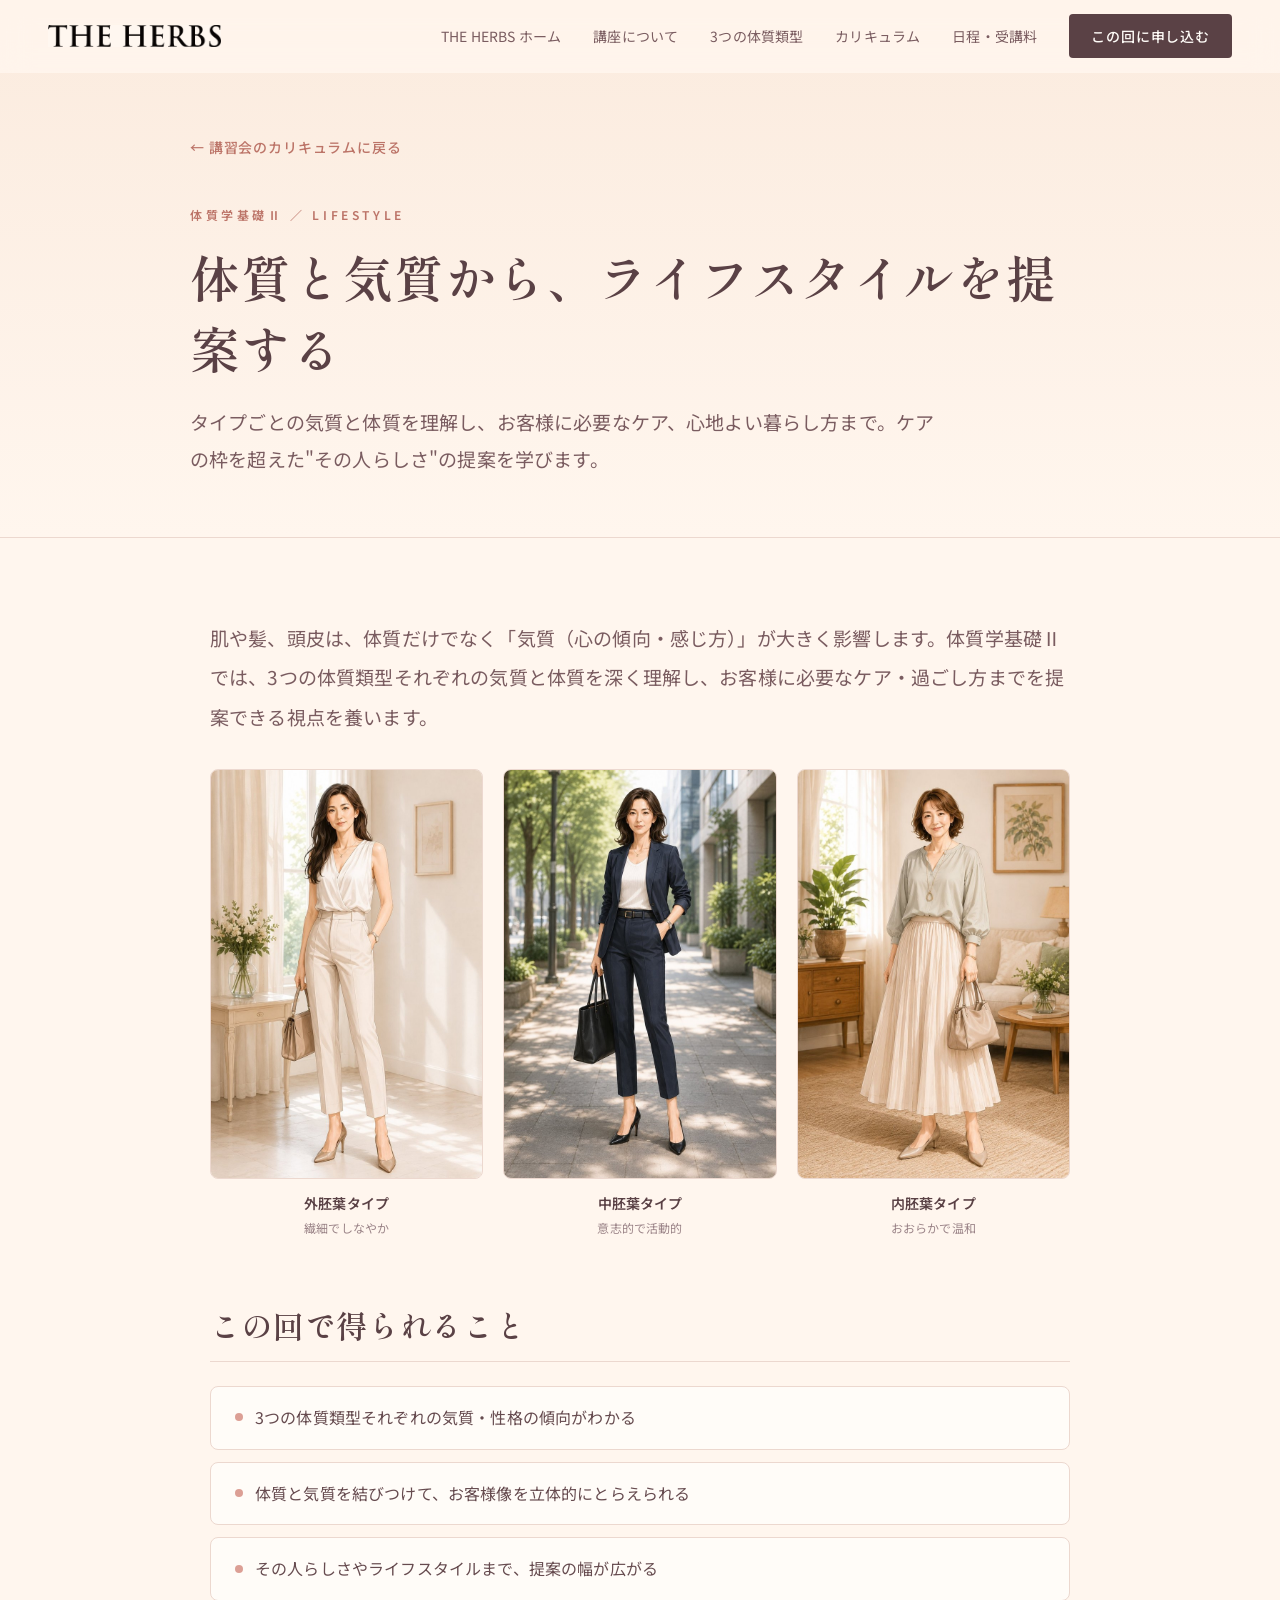
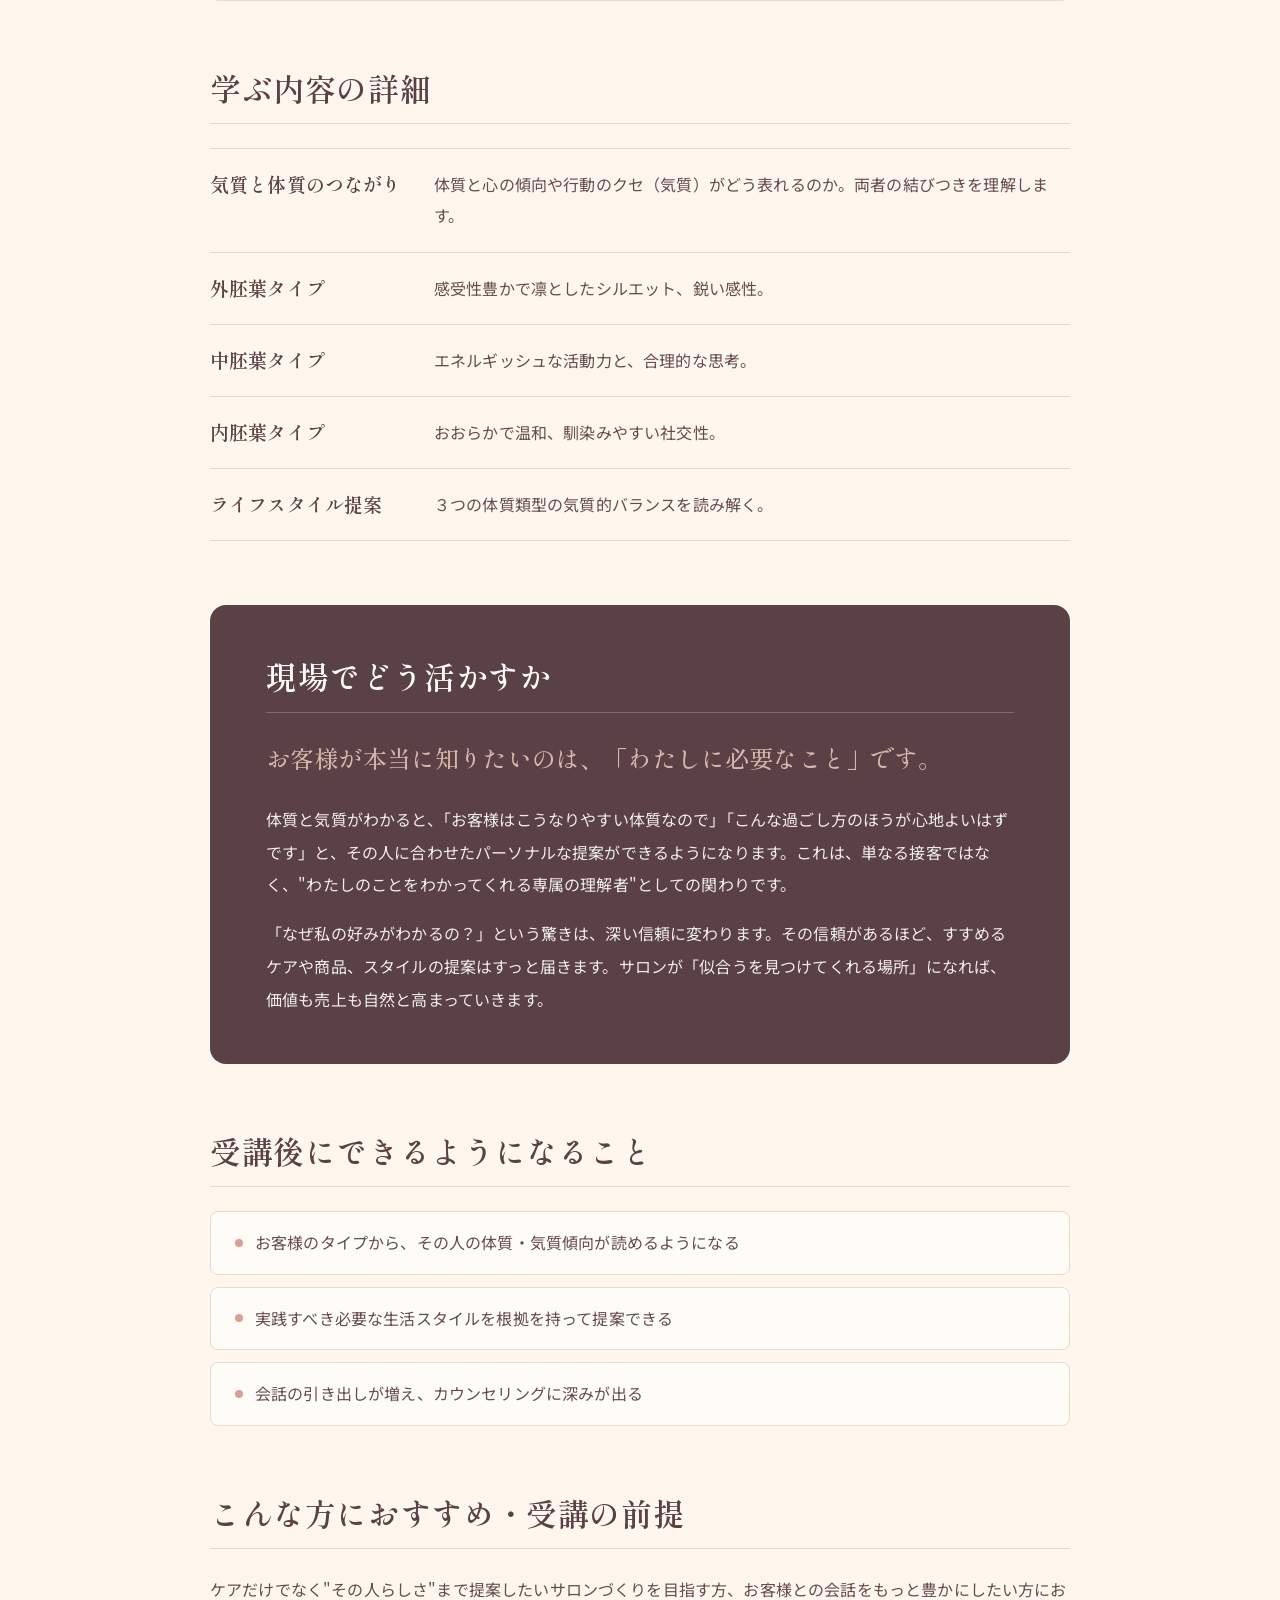
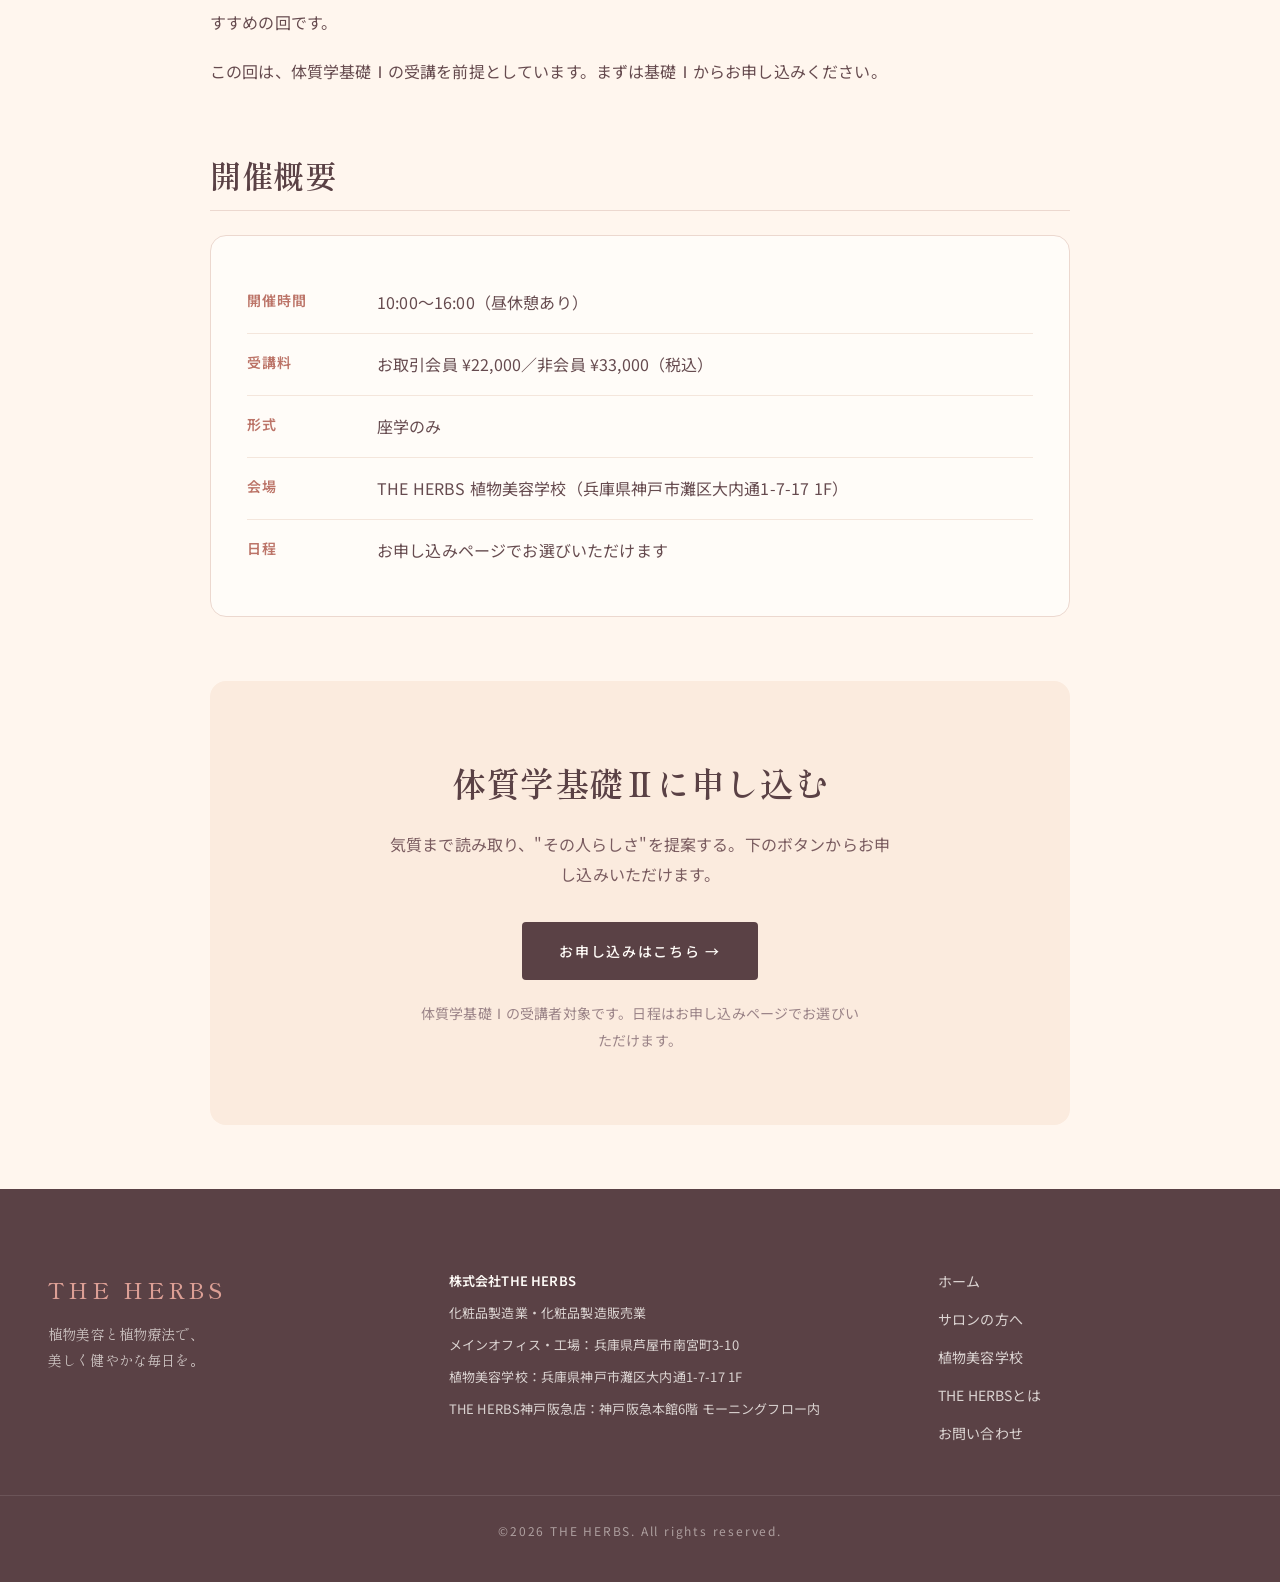
<file: lesson2.html>
<!DOCTYPE html>
<html lang="ja">
<head>
<meta charset="UTF-8" />
<meta name="viewport" content="width=device-width, initial-scale=1.0" />
<title>体質学基礎Ⅱ 体質と気質から、ライフスタイルを提案する | 体質学講習会  — THE HERBS</title>
<meta name="description" content="体質学講習会の第2回。3つの体質タイプの気質・体質を理解し、お客様に必要なケア、心地よい暮らし方まで提案できる視点を養います。ケアの枠を超えた提案力が身につく回。" />
<meta property="og:title" content="体質学基礎Ⅱ — 体質と気質から、ライフスタイルを提案する" />
<meta property="og:description" content="3タイプの気質・体質を理解し、説得力のあるケアでサロンの信頼感を高めるサロンづくりを目指す方へ。体質学講習会の第2回。" />
<meta property="og:type" content="article" />
<link rel="preconnect" href="https://api.fontshare.com" />
<link rel="preconnect" href="https://fonts.googleapis.com" />
<link rel="preconnect" href="https://fonts.gstatic.com" crossorigin />
<link href="https://api.fontshare.com/v2/css?f[]=zodiak@400,500,700&f[]=work-sans@300,400,500,600,700&display=swap" rel="stylesheet" />
<link href="https://fonts.googleapis.com/css2?family=Shippori+Mincho:wght@400;500;600;700&family=Noto+Sans+JP:wght@300;400;500;600;700&display=swap" rel="stylesheet" />
<link rel="stylesheet" href="styles.css" />
<style>
  .lesson-hero { padding: 132px clamp(20px,4vw,48px) 60px; background: linear-gradient(180deg,var(--c-bg-alt),var(--c-bg)); border-bottom: 1px solid var(--c-line); }
  .lesson-hero-inner { max-width: 900px; margin: 0 auto; }
  .lesson-back { display: inline-flex; align-items: center; gap: 7px; font-family: var(--font-body); font-size: var(--text-sm); font-weight: 500; letter-spacing: .06em; color: var(--c-gold-deep); margin-bottom: var(--s-8); transition: color .25s; }
  .lesson-back:hover { color: var(--c-moss); }
  .lesson-eyebrow { font-family: var(--font-body); font-size: var(--text-xs); font-weight: 600; letter-spacing: .3em; text-transform: uppercase; color: var(--c-gold-deep); margin-bottom: var(--s-4); }
  .lesson-page-title { font-family: var(--font-display-jp); font-weight: 600; font-size: clamp(28px,4.4vw,50px); line-height: 1.42; color: var(--c-moss); margin: 0 0 var(--s-5); letter-spacing: .02em; }
  .lesson-theme { font-family: var(--font-jp); font-size: var(--text-lg); line-height: 1.95; color: var(--c-ink-soft); margin: 0; max-width: 40em; }
  .lesson-body { padding: var(--s-20) clamp(20px,4vw,48px) var(--s-16); }
  .lesson-body-inner { max-width: 860px; margin: 0 auto; }
  .lesson-block { margin-bottom: var(--s-16); }
  .lesson-block:last-child { margin-bottom: 0; }
  .lesson-block h2 { font-family: var(--font-display-jp); font-weight: 600; font-size: clamp(21px,2.7vw,31px); line-height: 1.5; color: var(--c-moss); margin: 0 0 var(--s-6); padding-bottom: var(--s-3); border-bottom: 1px solid var(--c-line); letter-spacing: .02em; }
  .lesson-block p { font-family: var(--font-jp); font-size: var(--text-base); line-height: 2.05; color: var(--c-ink); margin: 0 0 var(--s-4); }
  .lesson-block p:last-child { margin-bottom: 0; }
  .lesson-lead p { font-size: var(--text-lg); line-height: 2.1; color: var(--c-ink-soft); }
  .point-list { list-style: none; padding: 0; margin: 0; display: grid; gap: var(--s-3); }
  .point-list li { position: relative; padding: var(--s-4) var(--s-6) var(--s-4) calc(var(--s-10) + 4px); background: var(--c-paper); border: 1px solid var(--c-line); border-radius: var(--radius-md); font-family: var(--font-jp); font-size: var(--text-base); line-height: 1.85; color: var(--c-ink); }
  .point-list li::before { content: ''; position: absolute; left: var(--s-6); top: 1.65em; width: 8px; height: 8px; border-radius: 50%; background: var(--c-gold); }
  .topic-list { display: grid; gap: 0; border-top: 1px solid var(--c-line); }
  .topic-row { display: grid; grid-template-columns: 200px 1fr; gap: var(--s-6); padding: var(--s-5) 0; border-bottom: 1px solid var(--c-line); }
  .topic-row dt { font-family: var(--font-display-jp); font-weight: 600; font-size: var(--text-lg); color: var(--c-moss); line-height: 1.6; }
  .topic-row dd { margin: 0; font-family: var(--font-jp); font-size: var(--text-base); line-height: 1.95; color: var(--c-ink); }
  .lesson-highlight { background: var(--c-moss); border-radius: var(--radius-lg); padding: var(--s-12) clamp(24px,5vw,56px); }
  .lesson-highlight h2 { color: var(--c-paper); border-bottom-color: rgba(255,252,248,.22); }
  .lesson-highlight p { color: rgba(255,252,248,.92); }
  .lesson-highlight .pull { font-family: var(--font-display-jp); font-weight: 500; font-size: clamp(18px,2.2vw,24px); line-height: 1.75; color: var(--c-sage); margin: 0 0 var(--s-6); }
  .fact-box { background: var(--c-paper); border: 1px solid var(--c-line); border-radius: var(--radius-lg); padding: clamp(20px,3vw,36px); }
  .fact-box dl { display: grid; gap: 0; margin: 0; }
  .fact-row { display: grid; grid-template-columns: 110px 1fr; gap: var(--s-5); padding: var(--s-4) 0; border-bottom: 1px solid var(--c-line-soft); }
  .fact-row:last-child { border-bottom: none; }
  .fact-row dt { font-family: var(--font-body); font-size: var(--text-sm); font-weight: 600; letter-spacing: .08em; color: var(--c-gold-deep); }
  .fact-row dd { margin: 0; font-family: var(--font-jp); font-size: var(--text-base); line-height: 1.8; color: var(--c-ink); }
  .cta-block { text-align: center; background: var(--c-bg-alt); border-radius: var(--radius-lg); padding: clamp(40px,6vw,72px) var(--s-6); margin-top: var(--s-16); }
  .cta-block h2 { font-family: var(--font-display-jp); font-weight: 600; font-size: clamp(22px,3vw,34px); color: var(--c-moss); margin: 0 0 var(--s-4); }
  .cta-block p { font-family: var(--font-jp); font-size: var(--text-base); line-height: 1.9; color: var(--c-ink-soft); margin: 0 auto var(--s-8); max-width: 32em; }
  .cta-block .note { font-size: var(--text-sm); color: var(--c-muted); margin-top: var(--s-5); margin-bottom: 0; }
  /* 3-up style illustrations */
  .style-grid { display: grid; grid-template-columns: repeat(3,1fr); gap: var(--s-5); margin-top: var(--s-8); }
  .style-grid figure { margin: 0; }
  .style-grid img { width: 100%; height: auto; display: block; border-radius: var(--radius-md); border: 1px solid var(--c-line); }
  .style-grid figcaption { text-align: center; font-family: var(--font-jp); font-size: var(--text-sm); font-weight: 600; color: var(--c-moss); margin-top: var(--s-3); }
  .style-grid figcaption small { display: block; font-weight: 400; font-size: var(--text-xs); color: var(--c-muted); margin-top: 2px; }
  @media (max-width: 560px) { .style-grid { gap: var(--s-2); } .style-grid figcaption { font-size: var(--text-xs); } }
  @media (max-width: 640px) { .topic-row { grid-template-columns: 1fr; gap: var(--s-2); } .topic-row dt { font-size: var(--text-base); } .fact-row { grid-template-columns: 88px 1fr; gap: var(--s-3); } }
</style>
</head>
<body>

<header class="site-header" id="siteHeader">
  <div class="container header-inner">
    <a href="index.html" class="logo" aria-label="THE HERBS">
      <img src="images/logo.jpg" alt="THE HERBS" class="logo-img" width="160" height="24" />
    </a>
    <nav class="nav-main" aria-label="メイン">
      <a href="https://www.the-herbs.co.jp/" class="nav-home">THE HERBS ホーム</a>
      <a href="index.html#concept">講座について</a>
      <a href="index.html#typology">3つの体質類型</a>
      <a href="index.html#curriculum">カリキュラム</a>
      <a href="index.html#schedule">日程・受講料</a>
      <a href="https://liff.line.me/2010327961-qbWcOTRL?liff_id=2010327961-qbWcOTRL&amp;group_id=184131" class="nav-cta" target="_blank" rel="noopener">この回に申し込む</a>
    </nav>
  </div>
</header>

<section class="lesson-hero">
  <div class="lesson-hero-inner">
    <a href="index.html#curriculum" class="lesson-back">← 講習会のカリキュラムに戻る</a>
    <p class="lesson-eyebrow">体質学基礎Ⅱ ／ Lifestyle</p>
    <h1 class="lesson-page-title">体質と気質から、ライフスタイルを提案する</h1>
    <p class="lesson-theme">タイプごとの気質と体質を理解し、お客様に必要なケア、心地よい暮らし方まで。ケアの枠を超えた"その人らしさ"の提案を学びます。</p>
  </div>
</section>

<div class="lesson-body">
  <div class="lesson-body-inner">

    <section class="lesson-block lesson-lead">
      <p>肌や髪、頭皮は、体質だけでなく「気質（心の傾向・感じ方）」が大きく影響します。体質学基礎Ⅱでは、3つの体質類型それぞれの気質と体質を深く理解し、お客様に必要なケア・過ごし方までを提案できる視点を養います。</p>
      <div class="style-grid">
        <figure><img src="images/style_ecto.jpg" alt="外胚葉タイプのスタイル例" loading="lazy" /><figcaption>外胚葉タイプ<small>繊細でしなやか</small></figcaption></figure>
        <figure><img src="images/style_meso.jpg" alt="中胚葉タイプのスタイル例" loading="lazy" /><figcaption>中胚葉タイプ<small>意志的で活動的</small></figcaption></figure>
        <figure><img src="images/style_endo.jpg" alt="内胚葉タイプのスタイル例" loading="lazy" /><figcaption>内胚葉タイプ<small>おおらかで温和</small></figcaption></figure>
      </div>
    </section>

    <section class="lesson-block">
      <h2>この回で得られること</h2>
      <ul class="point-list">
        <li>3つの体質類型それぞれの気質・性格の傾向がわかる</li>
        <li>体質と気質を結びつけて、お客様像を立体的にとらえられる</li>
        <li>その人らしさやライフスタイルまで、提案の幅が広がる</li>
      </ul>
    </section>

    <section class="lesson-block">
      <h2>学ぶ内容の詳細</h2>
      <dl class="topic-list">
        <div class="topic-row"><dt>気質と体質のつながり</dt><dd>体質と心の傾向や行動のクセ（気質）がどう表れるのか。両者の結びつきを理解します。</dd></div>
        <div class="topic-row"><dt>外胚葉タイプ</dt><dd>感受性豊かで凛としたシルエット、鋭い感性。</dd></div>
        <div class="topic-row"><dt>中胚葉タイプ</dt><dd>エネルギッシュな活動力と、合理的な思考。</dd></div>
        <div class="topic-row"><dt>内胚葉タイプ</dt><dd>おおらかで温和、馴染みやすい社交性。</dd></div>
        <div class="topic-row"><dt>ライフスタイル提案</dt><dd>３つの体質類型の気質的バランスを読み解く。</dd></div>
      </dl>
    </section>

    <section class="lesson-block lesson-highlight">
      <h2>現場でどう活かすか</h2>
      <p class="pull">お客様が本当に知りたいのは、「わたしに必要なこと」です。</p>
      <p>体質と気質がわかると、「お客様はこうなりやすい体質なので」「こんな過ごし方のほうが心地よいはずです」と、その人に合わせたパーソナルな提案ができるようになります。これは、単なる接客ではなく、"わたしのことをわかってくれる専属の理解者"としての関わりです。</p>
      <p>「なぜ私の好みがわかるの？」という驚きは、深い信頼に変わります。その信頼があるほど、すすめるケアや商品、スタイルの提案はすっと届きます。サロンが「似合うを見つけてくれる場所」になれば、価値も売上も自然と高まっていきます。</p>
    </section>

    <section class="lesson-block">
      <h2>受講後にできるようになること</h2>
      <ul class="point-list">
        <li>お客様のタイプから、その人の体質・気質傾向が読めるようになる</li>
        <li>実践すべき必要な生活スタイルを根拠を持って提案できる</li>
        <li>会話の引き出しが増え、カウンセリングに深みが出る</li>
      </ul>
    </section>

    <section class="lesson-block">
      <h2>こんな方におすすめ・受講の前提</h2>
      <p>ケアだけでなく"その人らしさ"まで提案したいサロンづくりを目指す方、お客様との会話をもっと豊かにしたい方におすすめの回です。</p>
      <p>この回は、体質学基礎Ⅰの受講を前提としています。まずは基礎Ⅰからお申し込みください。</p>
    </section>

    <section class="lesson-block">
      <h2>開催概要</h2>
      <div class="fact-box">
        <dl>
          <div class="fact-row"><dt>開催時間</dt><dd>10:00〜16:00（昼休憩あり）</dd></div>
          <div class="fact-row"><dt>受講料</dt><dd>お取引会員 ¥22,000／非会員 ¥33,000（税込）</dd></div>
          <div class="fact-row"><dt>形式</dt><dd>座学のみ</dd></div>
          <div class="fact-row"><dt>会場</dt><dd>THE HERBS 植物美容学校（兵庫県神戸市灘区大内通1-7-17 1F）</dd></div>
          <div class="fact-row"><dt>日程</dt><dd>お申し込みページでお選びいただけます</dd></div>
        </dl>
      </div>
    </section>

    <section class="cta-block">
      <h2>体質学基礎Ⅱに申し込む</h2>
      <p>気質まで読み取り、"その人らしさ"を提案する。下のボタンからお申し込みいただけます。</p>
      <a href="index.html#entry" class="btn btn-primary" target="_blank" rel="noopener">お申し込みはこちら →</a>
      <p class="note">体質学基礎Ⅰの受講者対象です。日程はお申し込みページでお選びいただけます。</p>
    </section>

  </div>
</div>

<footer class="site-footer">
  <div class="container footer-inner">
    <div class="footer-brand">
      <p class="footer-logo">THE HERBS</p>
      <p class="footer-tagline">植物美容と植物療法で、<br/>美しく健やかな毎日を。</p>
    </div>
    <div class="footer-info">
      <p><strong>株式会社THE HERBS</strong></p>
      <p>化粧品製造業・化粧品製造販売業</p>
      <p>メインオフィス・工場：兵庫県芦屋市南宮町3-10</p>
      <p>植物美容学校：兵庫県神戸市灘区大内通1-7-17 1F</p>
      <p>THE HERBS神戸阪急店：神戸阪急本館6階 モーニングフロー内</p>
    </div>
    <nav class="footer-nav" aria-label="フッター">
      <a href="https://www.the-herbs.co.jp/">ホーム</a>
      <a href="https://www.the-herbs.co.jp/pro">サロンの方へ</a>
      <a href="https://www.the-herbs.co.jp/school">植物美容学校</a>
      <a href="https://www.the-herbs.co.jp/about">THE HERBSとは</a>
      <a href="https://www.the-herbs.co.jp/contact">お問い合わせ</a>
    </nav>
  </div>
  <div class="container footer-copy">
    <p>©2026 THE HERBS. All rights reserved.</p>
  </div>
</footer>

</body>
</html>
</file>
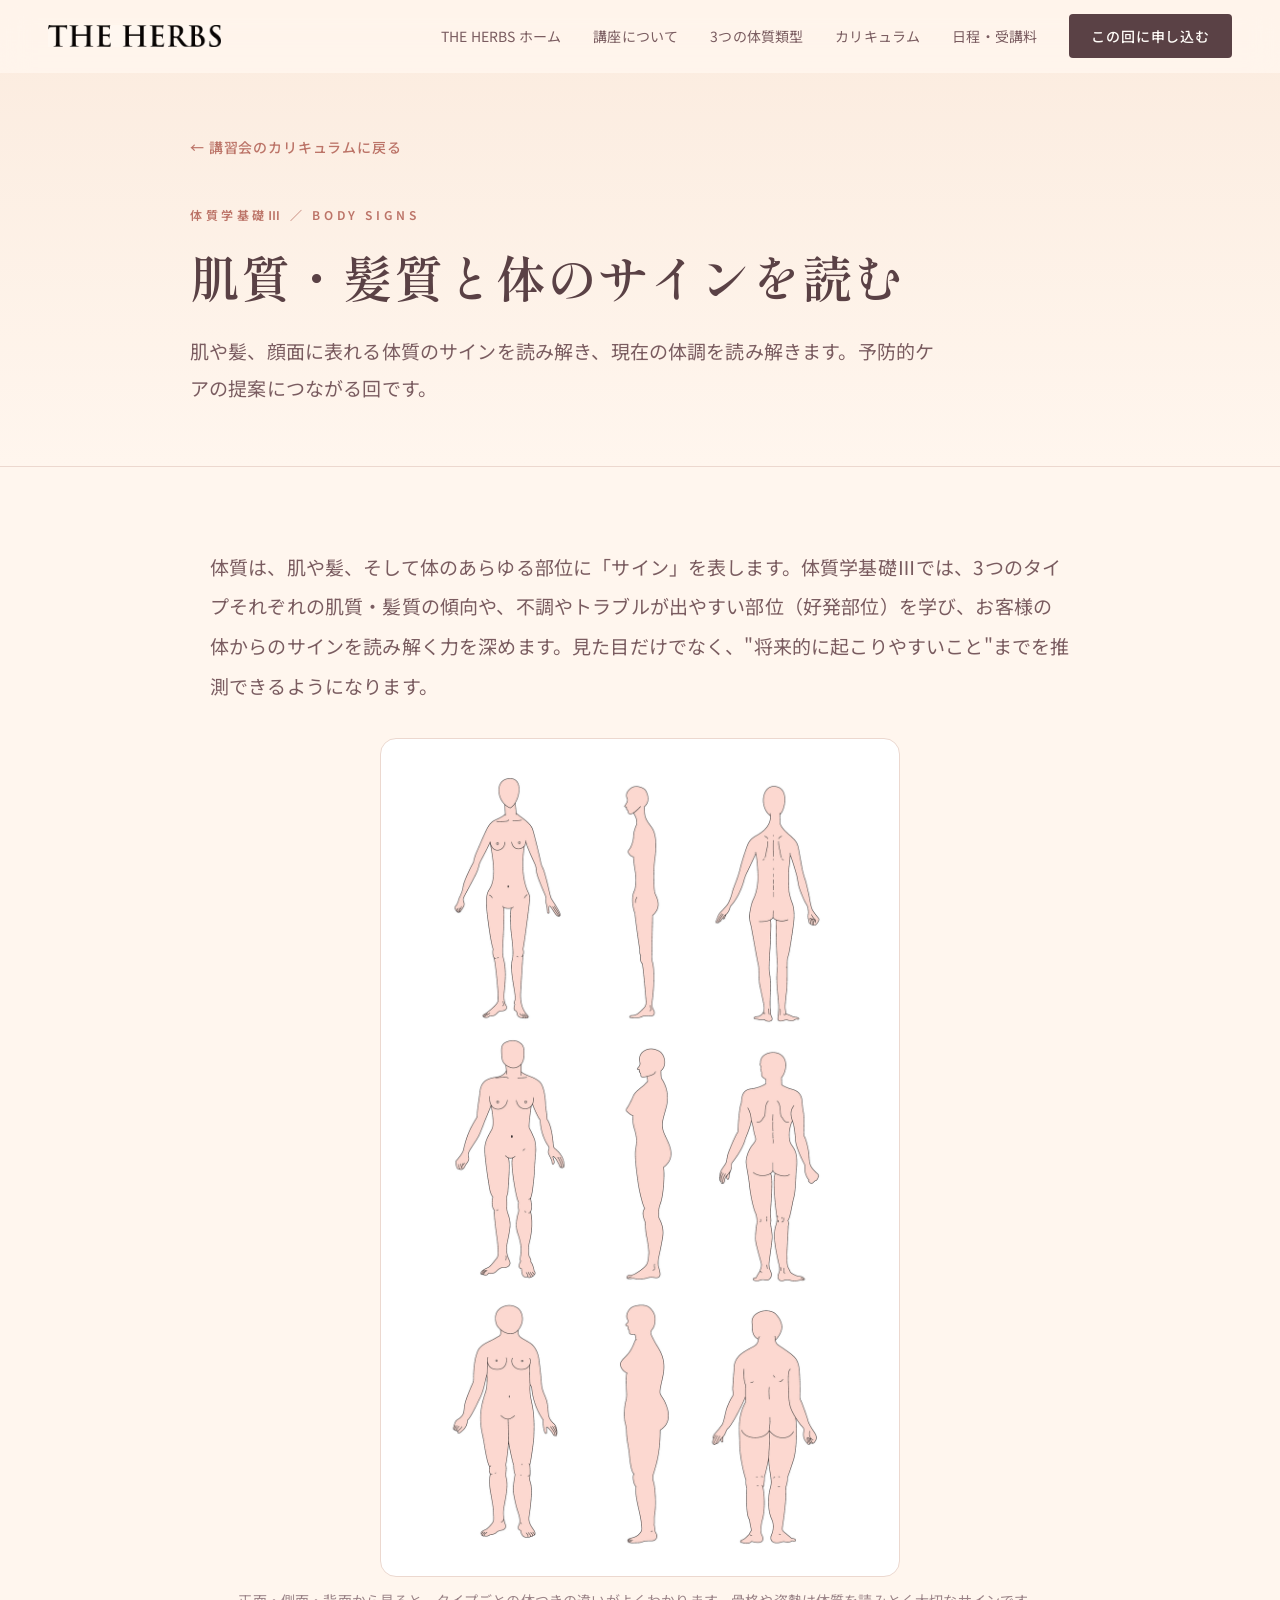
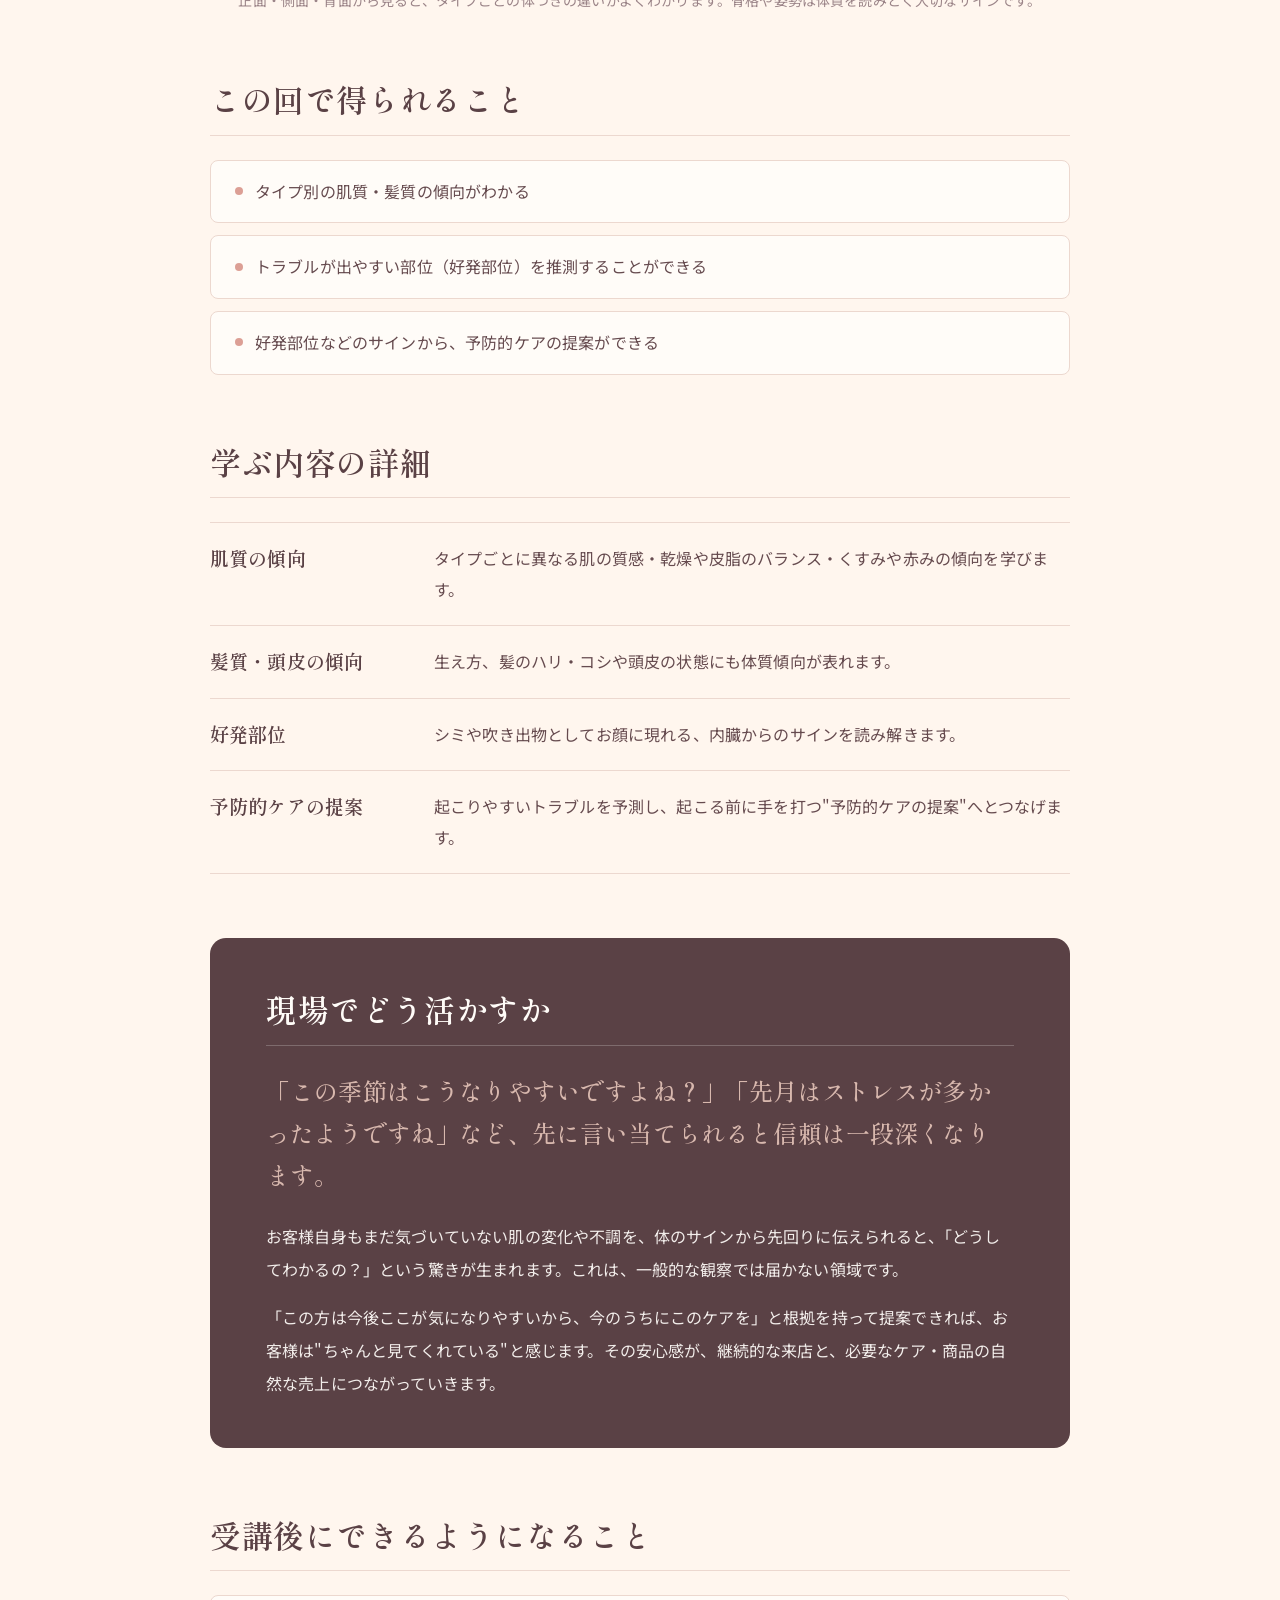
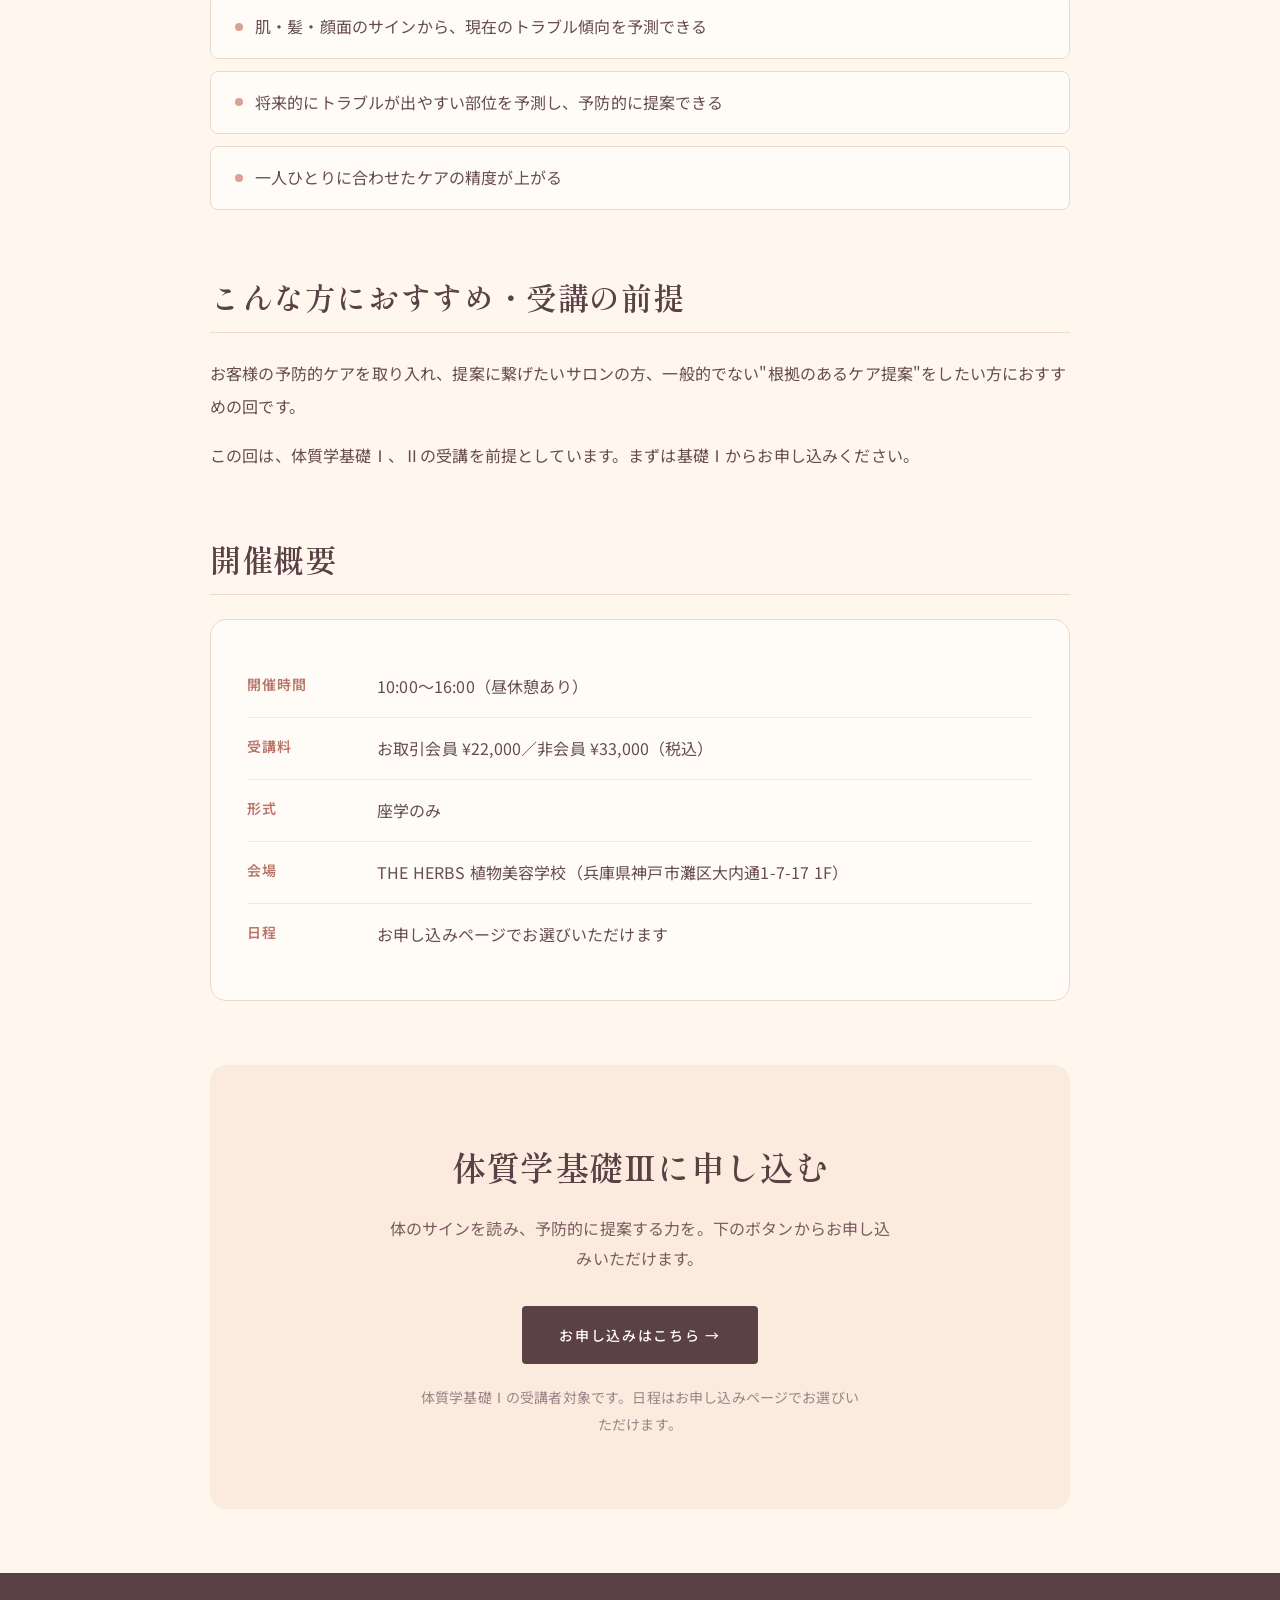
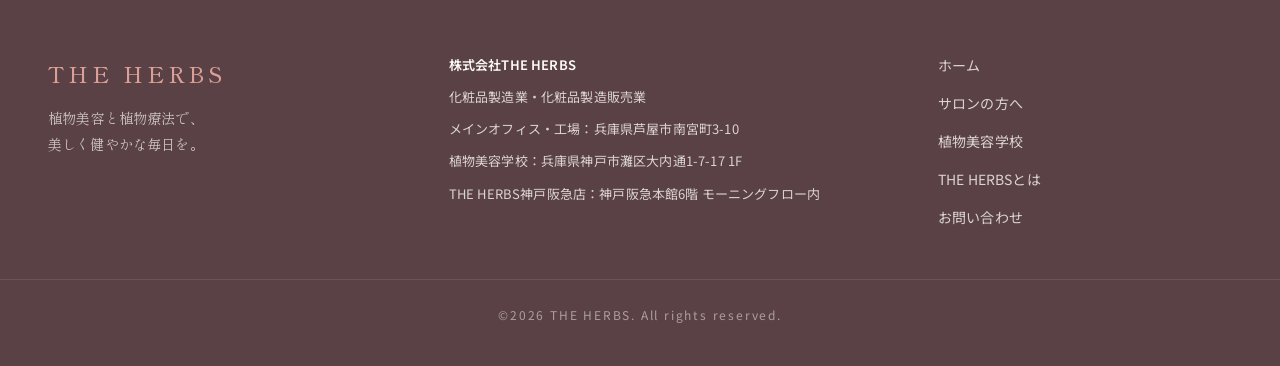
<file: lesson3.html>
<!DOCTYPE html>
<html lang="ja">
<head>
<meta charset="UTF-8" />
<meta name="viewport" content="width=device-width, initial-scale=1.0" />
<title>体質学基礎Ⅲ 肌質・髪質と体のサインを読む | 体質学講習会 — THE HERBS</title>
<meta name="description" content="体質学講習会の第3回。3タイプの肌質・髪質の傾向や、トラブルが出やすい部位（好発部位）を学び、体からのサインを読み解く力を深めます。予防的ケア提案ができるようになる回。" />
<meta property="og:title" content="体質学基礎Ⅲ — 肌質・髪質と体のサインを読む" />
<meta property="og:description" content="タイプ別の肌質・髪質・好発部位を読み解き、予防的ケアの提案を目指すサロンの方へ。体質学講習会の第3回。" />
<meta property="og:type" content="article" />
<link rel="preconnect" href="https://api.fontshare.com" />
<link rel="preconnect" href="https://fonts.googleapis.com" />
<link rel="preconnect" href="https://fonts.gstatic.com" crossorigin />
<link href="https://api.fontshare.com/v2/css?f[]=zodiak@400,500,700&f[]=work-sans@300,400,500,600,700&display=swap" rel="stylesheet" />
<link href="https://fonts.googleapis.com/css2?family=Shippori+Mincho:wght@400;500;600;700&family=Noto+Sans+JP:wght@300;400;500;600;700&display=swap" rel="stylesheet" />
<link rel="stylesheet" href="styles.css" />
<style>
  .lesson-hero { padding: 132px clamp(20px,4vw,48px) 60px; background: linear-gradient(180deg,var(--c-bg-alt),var(--c-bg)); border-bottom: 1px solid var(--c-line); }
  .lesson-hero-inner { max-width: 900px; margin: 0 auto; }
  .lesson-back { display: inline-flex; align-items: center; gap: 7px; font-family: var(--font-body); font-size: var(--text-sm); font-weight: 500; letter-spacing: .06em; color: var(--c-gold-deep); margin-bottom: var(--s-8); transition: color .25s; }
  .lesson-back:hover { color: var(--c-moss); }
  .lesson-eyebrow { font-family: var(--font-body); font-size: var(--text-xs); font-weight: 600; letter-spacing: .3em; text-transform: uppercase; color: var(--c-gold-deep); margin-bottom: var(--s-4); }
  .lesson-page-title { font-family: var(--font-display-jp); font-weight: 600; font-size: clamp(28px,4.4vw,50px); line-height: 1.42; color: var(--c-moss); margin: 0 0 var(--s-5); letter-spacing: .02em; }
  .lesson-theme { font-family: var(--font-jp); font-size: var(--text-lg); line-height: 1.95; color: var(--c-ink-soft); margin: 0; max-width: 40em; }
  .lesson-body { padding: var(--s-20) clamp(20px,4vw,48px) var(--s-16); }
  .lesson-body-inner { max-width: 860px; margin: 0 auto; }
  .lesson-block { margin-bottom: var(--s-16); }
  .lesson-block:last-child { margin-bottom: 0; }
  .lesson-block h2 { font-family: var(--font-display-jp); font-weight: 600; font-size: clamp(21px,2.7vw,31px); line-height: 1.5; color: var(--c-moss); margin: 0 0 var(--s-6); padding-bottom: var(--s-3); border-bottom: 1px solid var(--c-line); letter-spacing: .02em; }
  .lesson-block p { font-family: var(--font-jp); font-size: var(--text-base); line-height: 2.05; color: var(--c-ink); margin: 0 0 var(--s-4); }
  .lesson-block p:last-child { margin-bottom: 0; }
  .lesson-lead p { font-size: var(--text-lg); line-height: 2.1; color: var(--c-ink-soft); }
  .point-list { list-style: none; padding: 0; margin: 0; display: grid; gap: var(--s-3); }
  .point-list li { position: relative; padding: var(--s-4) var(--s-6) var(--s-4) calc(var(--s-10) + 4px); background: var(--c-paper); border: 1px solid var(--c-line); border-radius: var(--radius-md); font-family: var(--font-jp); font-size: var(--text-base); line-height: 1.85; color: var(--c-ink); }
  .point-list li::before { content: ''; position: absolute; left: var(--s-6); top: 1.65em; width: 8px; height: 8px; border-radius: 50%; background: var(--c-gold); }
  .lesson-figure { margin: var(--s-8) 0 0; }
  .lesson-figure img { display: block; width: 100%; height: auto; border-radius: var(--radius-lg); border: 1px solid var(--c-line); background: #fff; }
  .lesson-figure.framed img { padding: var(--s-5); }
  .lesson-figure figcaption { font-family: var(--font-jp); font-size: var(--text-sm); color: var(--c-muted); text-align: center; margin-top: var(--s-3); line-height: 1.7; }
  .topic-list { display: grid; gap: 0; border-top: 1px solid var(--c-line); }
  .topic-row { display: grid; grid-template-columns: 200px 1fr; gap: var(--s-6); padding: var(--s-5) 0; border-bottom: 1px solid var(--c-line); }
  .topic-row dt { font-family: var(--font-display-jp); font-weight: 600; font-size: var(--text-lg); color: var(--c-moss); line-height: 1.6; }
  .topic-row dd { margin: 0; font-family: var(--font-jp); font-size: var(--text-base); line-height: 1.95; color: var(--c-ink); }
  .lesson-highlight { background: var(--c-moss); border-radius: var(--radius-lg); padding: var(--s-12) clamp(24px,5vw,56px); }
  .lesson-highlight h2 { color: var(--c-paper); border-bottom-color: rgba(255,252,248,.22); }
  .lesson-highlight p { color: rgba(255,252,248,.92); }
  .lesson-highlight .pull { font-family: var(--font-display-jp); font-weight: 500; font-size: clamp(18px,2.2vw,24px); line-height: 1.75; color: var(--c-sage); margin: 0 0 var(--s-6); }
  .fact-box { background: var(--c-paper); border: 1px solid var(--c-line); border-radius: var(--radius-lg); padding: clamp(20px,3vw,36px); }
  .fact-box dl { display: grid; gap: 0; margin: 0; }
  .fact-row { display: grid; grid-template-columns: 110px 1fr; gap: var(--s-5); padding: var(--s-4) 0; border-bottom: 1px solid var(--c-line-soft); }
  .fact-row:last-child { border-bottom: none; }
  .fact-row dt { font-family: var(--font-body); font-size: var(--text-sm); font-weight: 600; letter-spacing: .08em; color: var(--c-gold-deep); }
  .fact-row dd { margin: 0; font-family: var(--font-jp); font-size: var(--text-base); line-height: 1.8; color: var(--c-ink); }
  .cta-block { text-align: center; background: var(--c-bg-alt); border-radius: var(--radius-lg); padding: clamp(40px,6vw,72px) var(--s-6); margin-top: var(--s-16); }
  .cta-block h2 { font-family: var(--font-display-jp); font-weight: 600; font-size: clamp(22px,3vw,34px); color: var(--c-moss); margin: 0 0 var(--s-4); }
  .cta-block p { font-family: var(--font-jp); font-size: var(--text-base); line-height: 1.9; color: var(--c-ink-soft); margin: 0 auto var(--s-8); max-width: 32em; }
  .cta-block .note { font-size: var(--text-sm); color: var(--c-muted); margin-top: var(--s-5); margin-bottom: 0; }
  .lesson-figure.body-chart img { max-width: 520px; margin: 0 auto; }
  @media (max-width: 640px) { .topic-row { grid-template-columns: 1fr; gap: var(--s-2); } .topic-row dt { font-size: var(--text-base); } .fact-row { grid-template-columns: 88px 1fr; gap: var(--s-3); } }
</style>
</head>
<body>

<header class="site-header" id="siteHeader">
  <div class="container header-inner">
    <a href="index.html" class="logo" aria-label="THE HERBS">
      <img src="images/logo.jpg" alt="THE HERBS" class="logo-img" width="160" height="24" />
    </a>
    <nav class="nav-main" aria-label="メイン">
      <a href="https://www.the-herbs.co.jp/" class="nav-home">THE HERBS ホーム</a>
      <a href="index.html#concept">講座について</a>
      <a href="index.html#typology">3つの体質類型</a>
      <a href="index.html#curriculum">カリキュラム</a>
      <a href="index.html#schedule">日程・受講料</a>
      <a href="https://liff.line.me/2010327961-qbWcOTRL?liff_id=2010327961-qbWcOTRL&amp;group_id=184137" class="nav-cta" target="_blank" rel="noopener">この回に申し込む</a>
    </nav>
  </div>
</header>

<section class="lesson-hero">
  <div class="lesson-hero-inner">
    <a href="index.html#curriculum" class="lesson-back">← 講習会のカリキュラムに戻る</a>
    <p class="lesson-eyebrow">体質学基礎Ⅲ ／ Body Signs</p>
    <h1 class="lesson-page-title">肌質・髪質と体のサインを読む</h1>
    <p class="lesson-theme">肌や髪、顔面に表れる体質のサインを読み解き、現在の体調を読み解きます。予防的ケアの提案につながる回です。</p>
  </div>
</section>

<div class="lesson-body">
  <div class="lesson-body-inner">

    <section class="lesson-block lesson-lead">
      <p>体質は、肌や髪、そして体のあらゆる部位に「サイン」を表します。体質学基礎Ⅲでは、3つのタイプそれぞれの肌質・髪質の傾向や、不調やトラブルが出やすい部位（好発部位）を学び、お客様の体からのサインを読み解く力を深めます。見た目だけでなく、"将来的に起こりやすいこと"までを推測できるようになります。</p>
      <figure class="lesson-figure body-chart framed">
        <img src="images/body_types.png" alt="3つの体質タイプの体型を正面・側面・背面から比較した図" loading="lazy" />
        <figcaption>正面・側面・背面から見ると、タイプごとの体つきの違いがよくわかります。骨格や姿勢は体質を読みとく大切なサインです。</figcaption>
      </figure>
    </section>

    <section class="lesson-block">
      <h2>この回で得られること</h2>
      <ul class="point-list">
        <li>タイプ別の肌質・髪質の傾向がわかる</li>
        <li>トラブルが出やすい部位（好発部位）を推測することができる</li>
        <li>好発部位などのサインから、予防的ケアの提案ができる</li>
      </ul>
    </section>

    <section class="lesson-block">
      <h2>学ぶ内容の詳細</h2>
      <dl class="topic-list">
        <div class="topic-row"><dt>肌質の傾向</dt><dd>タイプごとに異なる肌の質感・乾燥や皮脂のバランス・くすみや赤みの傾向を学びます。</dd></div>
        <div class="topic-row"><dt>髪質・頭皮の傾向</dt><dd>生え方、髪のハリ・コシや頭皮の状態にも体質傾向が表れます。</dd></div>
        <div class="topic-row"><dt>好発部位</dt><dd>シミや吹き出物としてお顔に現れる、内臓からのサインを読み解きます。</dd></div>
        <div class="topic-row"><dt>予防的ケアの提案</dt><dd>起こりやすいトラブルを予測し、起こる前に手を打つ"予防的ケアの提案"へとつなげます。</dd></div>
      </dl>
    </section>

    <section class="lesson-block lesson-highlight">
      <h2>現場でどう活かすか</h2>
      <p class="pull">「この季節はこうなりやすいですよね？」「先月はストレスが多かったようですね」など、先に言い当てられると信頼は一段深くなります。</p>
      <p>お客様自身もまだ気づいていない肌の変化や不調を、体のサインから先回りに伝えられると、「どうしてわかるの？」という驚きが生まれます。これは、一般的な観察では届かない領域です。</p>
      <p>「この方は今後ここが気になりやすいから、今のうちにこのケアを」と根拠を持って提案できれば、お客様は"ちゃんと見てくれている"と感じます。その安心感が、継続的な来店と、必要なケア・商品の自然な売上につながっていきます。</p>
    </section>

    <section class="lesson-block">
      <h2>受講後にできるようになること</h2>
      <ul class="point-list">
        <li>肌・髪・顔面のサインから、現在のトラブル傾向を予測できる</li>
        <li>将来的にトラブルが出やすい部位を予測し、予防的に提案できる</li>
        <li>一人ひとりに合わせたケアの精度が上がる</li>
      </ul>
    </section>

    <section class="lesson-block">
      <h2>こんな方におすすめ・受講の前提</h2>
      <p>お客様の予防的ケアを取り入れ、提案に繋げたいサロンの方、一般的でない"根拠のあるケア提案"をしたい方におすすめの回です。</p>
      <p>この回は、体質学基礎Ⅰ、Ⅱの受講を前提としています。まずは基礎Ⅰからお申し込みください。</p>
    </section>

    <section class="lesson-block">
      <h2>開催概要</h2>
      <div class="fact-box">
        <dl>
          <div class="fact-row"><dt>開催時間</dt><dd>10:00〜16:00（昼休憩あり）</dd></div>
          <div class="fact-row"><dt>受講料</dt><dd>お取引会員 ¥22,000／非会員 ¥33,000（税込）</dd></div>
          <div class="fact-row"><dt>形式</dt><dd>座学のみ</dd></div>
          <div class="fact-row"><dt>会場</dt><dd>THE HERBS 植物美容学校（兵庫県神戸市灘区大内通1-7-17 1F）</dd></div>
          <div class="fact-row"><dt>日程</dt><dd>お申し込みページでお選びいただけます</dd></div>
        </dl>
      </div>
    </section>

    <section class="cta-block">
      <h2>体質学基礎Ⅲに申し込む</h2>
      <p>体のサインを読み、予防的に提案する力を。下のボタンからお申し込みいただけます。</p>
      <a href="index.html#entry" class="btn btn-primary" target="_blank" rel="noopener">お申し込みはこちら →</a>
      <p class="note">体質学基礎Ⅰの受講者対象です。日程はお申し込みページでお選びいただけます。</p>
    </section>

  </div>
</div>

<footer class="site-footer">
  <div class="container footer-inner">
    <div class="footer-brand">
      <p class="footer-logo">THE HERBS</p>
      <p class="footer-tagline">植物美容と植物療法で、<br/>美しく健やかな毎日を。</p>
    </div>
    <div class="footer-info">
      <p><strong>株式会社THE HERBS</strong></p>
      <p>化粧品製造業・化粧品製造販売業</p>
      <p>メインオフィス・工場：兵庫県芦屋市南宮町3-10</p>
      <p>植物美容学校：兵庫県神戸市灘区大内通1-7-17 1F</p>
      <p>THE HERBS神戸阪急店：神戸阪急本館6階 モーニングフロー内</p>
    </div>
    <nav class="footer-nav" aria-label="フッター">
      <a href="https://www.the-herbs.co.jp/">ホーム</a>
      <a href="https://www.the-herbs.co.jp/pro">サロンの方へ</a>
      <a href="https://www.the-herbs.co.jp/school">植物美容学校</a>
      <a href="https://www.the-herbs.co.jp/about">THE HERBSとは</a>
      <a href="https://www.the-herbs.co.jp/contact">お問い合わせ</a>
    </nav>
  </div>
  <div class="container footer-copy">
    <p>©2026 THE HERBS. All rights reserved.</p>
  </div>
</footer>

</body>
</html>
</file>
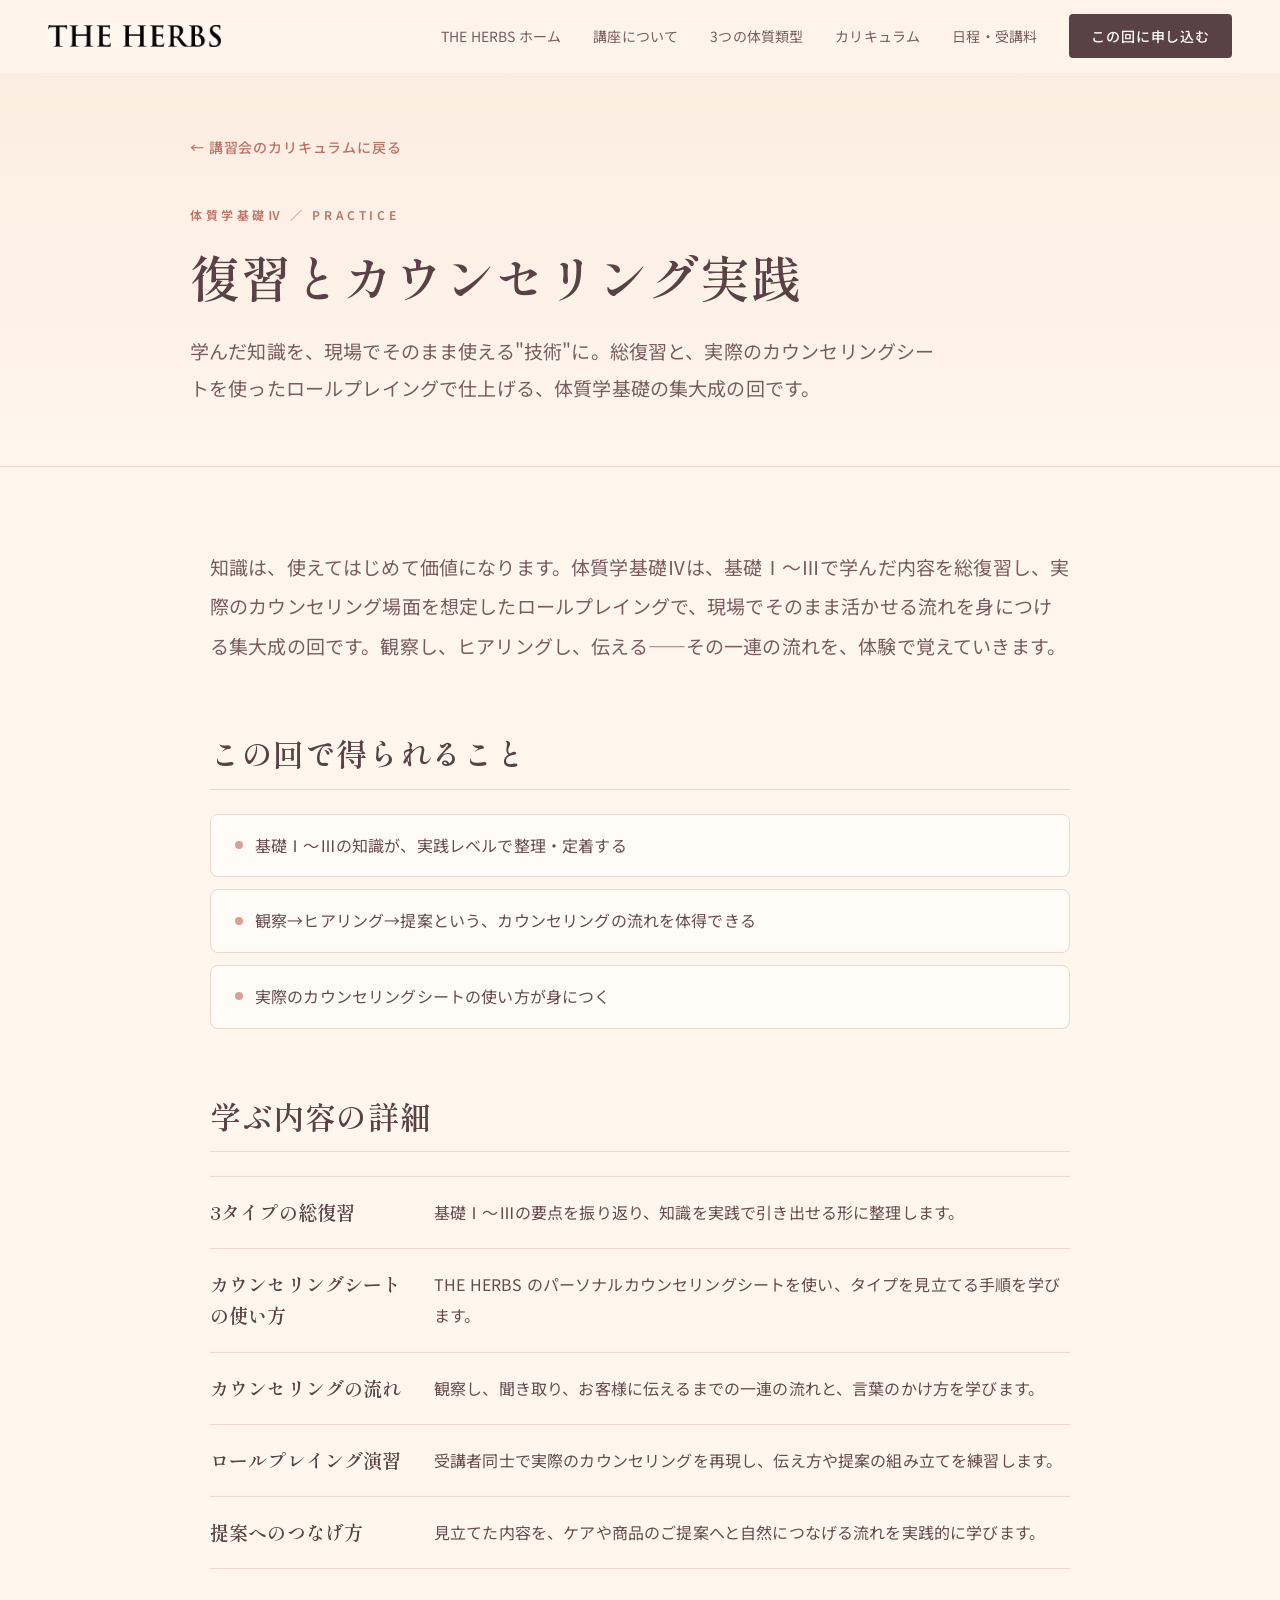
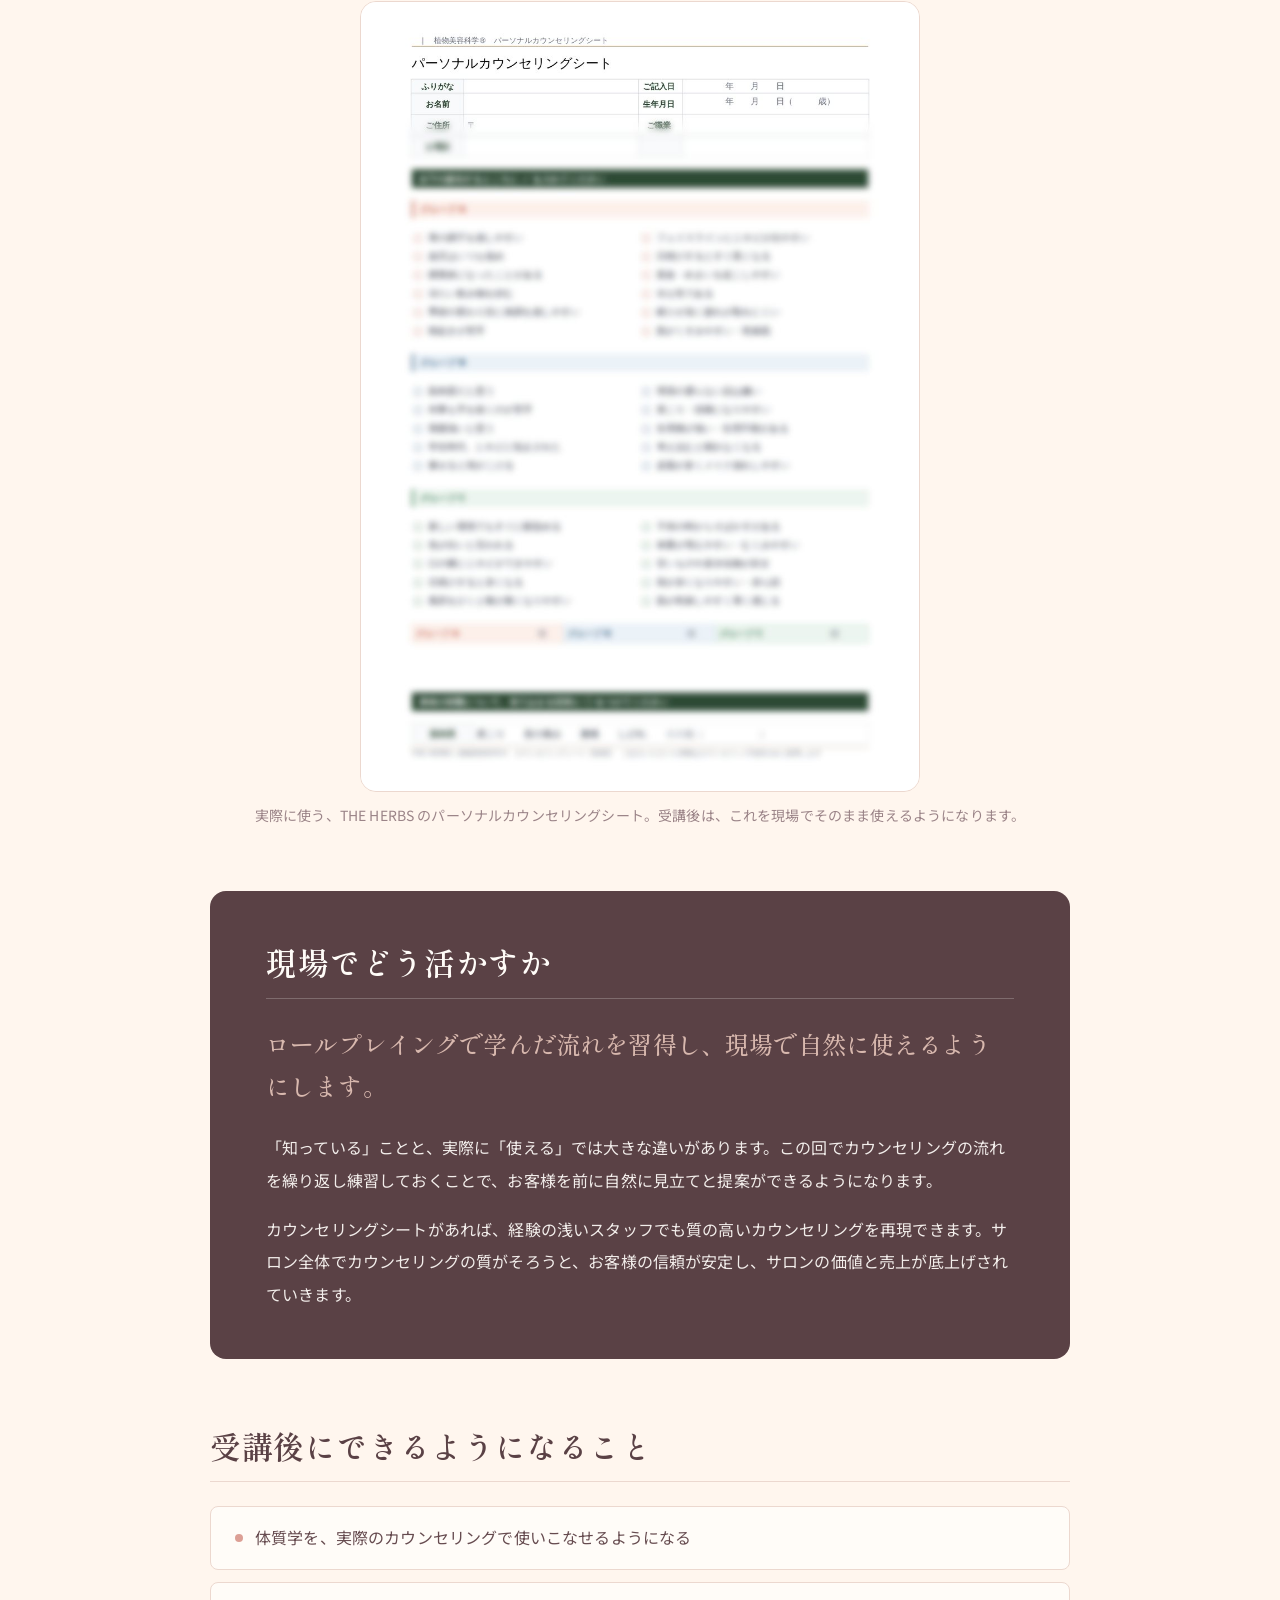
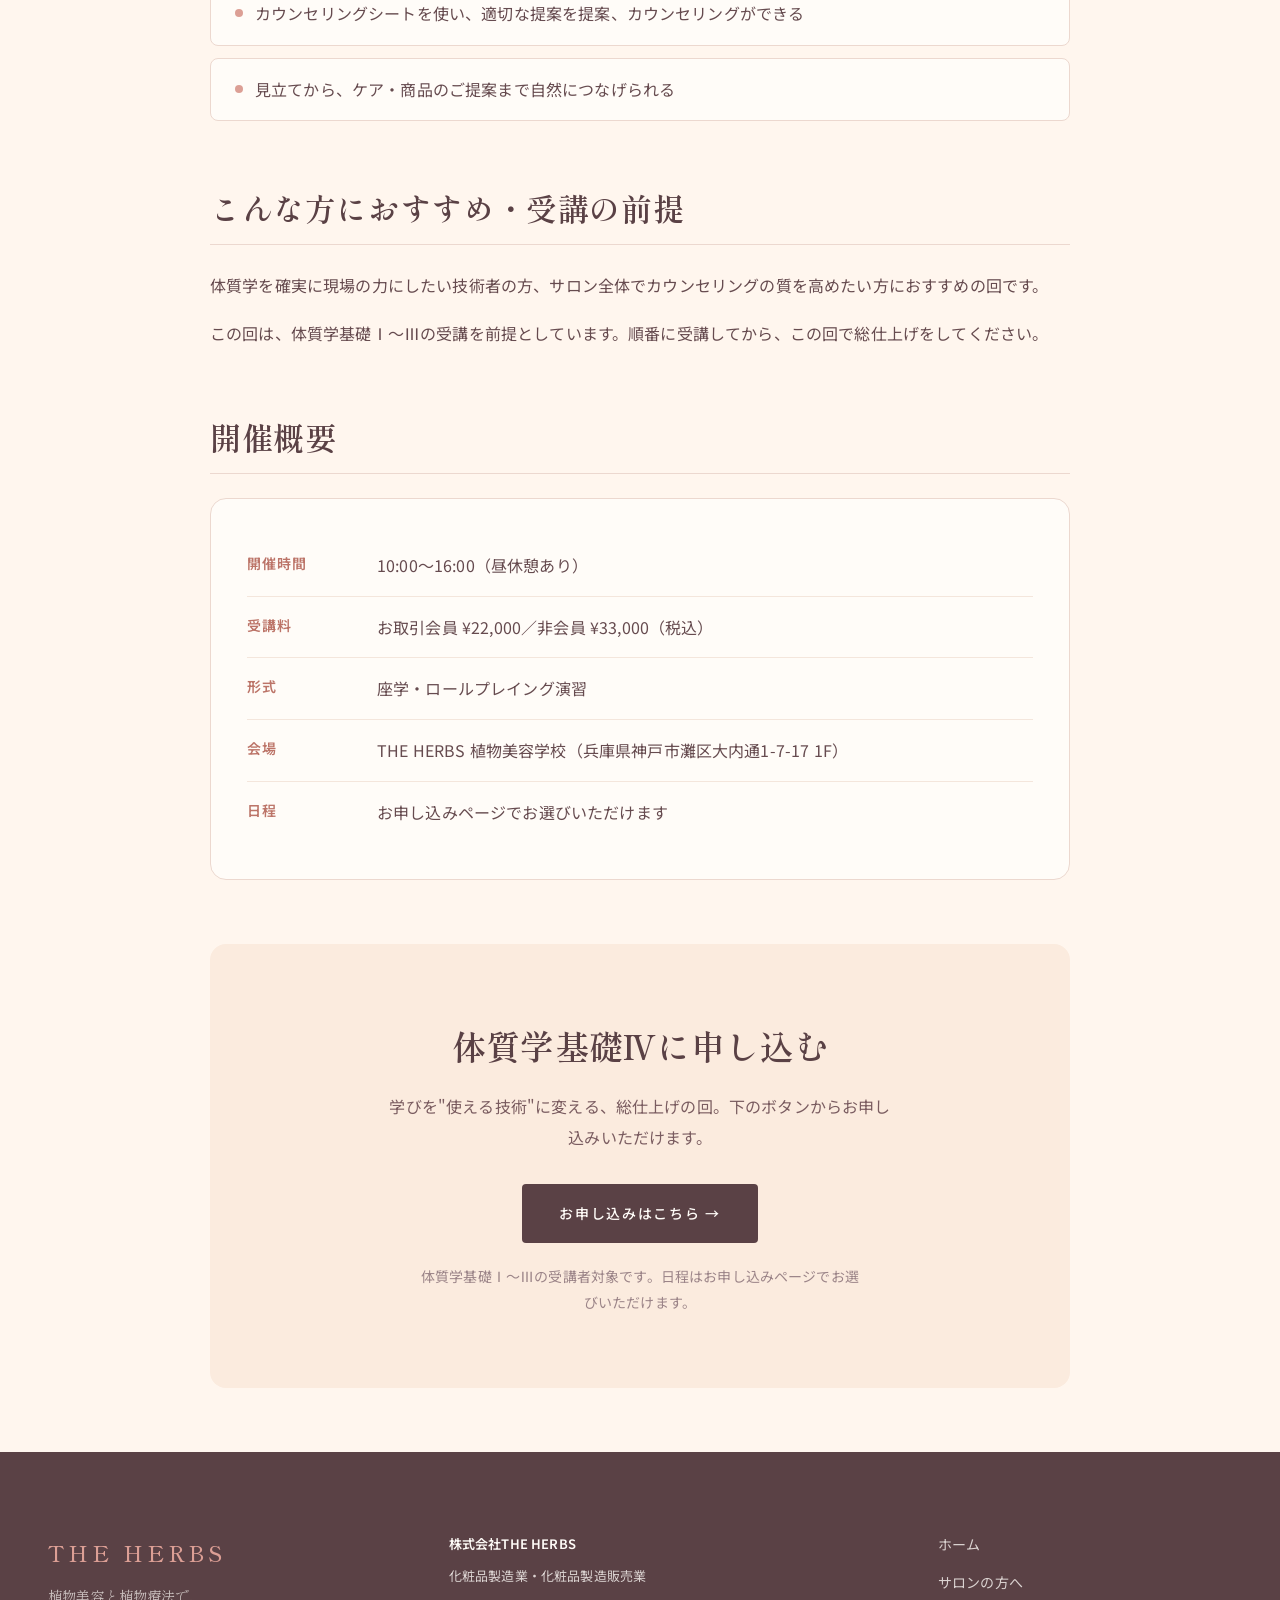
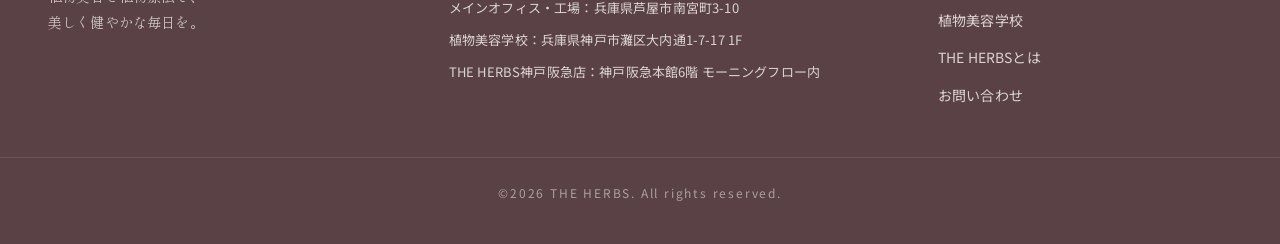
<file: lesson4.html>
<!DOCTYPE html>
<html lang="ja">
<head>
<meta charset="UTF-8" />
<meta name="viewport" content="width=device-width, initial-scale=1.0" />
<title>体質学基礎Ⅳ 復習とカウンセリング実践 | 体質学講習会 — THE HERBS</title>
<meta name="description" content="体質学講習会の第4回。Ⅰ〜Ⅲの総復習と、実際のカウンセリングシートを使ったロールプレイングで、学んだ知識を現場でそのまま使える技術に変える総まとめの回。" />
<meta property="og:title" content="体質学基礎Ⅳ — 復習とカウンセリング実践" />
<meta property="og:description" content="総復習とロールプレイングで、学びを現場で使えるカウンセリング技術に。体質学講習会の第4回。" />
<meta property="og:type" content="article" />
<link rel="preconnect" href="https://api.fontshare.com" />
<link rel="preconnect" href="https://fonts.googleapis.com" />
<link rel="preconnect" href="https://fonts.gstatic.com" crossorigin />
<link href="https://api.fontshare.com/v2/css?f[]=zodiak@400,500,700&f[]=work-sans@300,400,500,600,700&display=swap" rel="stylesheet" />
<link href="https://fonts.googleapis.com/css2?family=Shippori+Mincho:wght@400;500;600;700&family=Noto+Sans+JP:wght@300;400;500;600;700&display=swap" rel="stylesheet" />
<link rel="stylesheet" href="styles.css" />
<style>
  .lesson-hero { padding: 132px clamp(20px,4vw,48px) 60px; background: linear-gradient(180deg,var(--c-bg-alt),var(--c-bg)); border-bottom: 1px solid var(--c-line); }
  .lesson-hero-inner { max-width: 900px; margin: 0 auto; }
  .lesson-back { display: inline-flex; align-items: center; gap: 7px; font-family: var(--font-body); font-size: var(--text-sm); font-weight: 500; letter-spacing: .06em; color: var(--c-gold-deep); margin-bottom: var(--s-8); transition: color .25s; }
  .lesson-back:hover { color: var(--c-moss); }
  .lesson-eyebrow { font-family: var(--font-body); font-size: var(--text-xs); font-weight: 600; letter-spacing: .3em; text-transform: uppercase; color: var(--c-gold-deep); margin-bottom: var(--s-4); }
  .lesson-page-title { font-family: var(--font-display-jp); font-weight: 600; font-size: clamp(28px,4.4vw,50px); line-height: 1.42; color: var(--c-moss); margin: 0 0 var(--s-5); letter-spacing: .02em; }
  .lesson-theme { font-family: var(--font-jp); font-size: var(--text-lg); line-height: 1.95; color: var(--c-ink-soft); margin: 0; max-width: 40em; }
  .lesson-body { padding: var(--s-20) clamp(20px,4vw,48px) var(--s-16); }
  .lesson-body-inner { max-width: 860px; margin: 0 auto; }
  .lesson-block { margin-bottom: var(--s-16); }
  .lesson-block:last-child { margin-bottom: 0; }
  .lesson-block h2 { font-family: var(--font-display-jp); font-weight: 600; font-size: clamp(21px,2.7vw,31px); line-height: 1.5; color: var(--c-moss); margin: 0 0 var(--s-6); padding-bottom: var(--s-3); border-bottom: 1px solid var(--c-line); letter-spacing: .02em; }
  .lesson-block p { font-family: var(--font-jp); font-size: var(--text-base); line-height: 2.05; color: var(--c-ink); margin: 0 0 var(--s-4); }
  .lesson-block p:last-child { margin-bottom: 0; }
  .lesson-lead p { font-size: var(--text-lg); line-height: 2.1; color: var(--c-ink-soft); }
  .point-list { list-style: none; padding: 0; margin: 0; display: grid; gap: var(--s-3); }
  .point-list li { position: relative; padding: var(--s-4) var(--s-6) var(--s-4) calc(var(--s-10) + 4px); background: var(--c-paper); border: 1px solid var(--c-line); border-radius: var(--radius-md); font-family: var(--font-jp); font-size: var(--text-base); line-height: 1.85; color: var(--c-ink); }
  .point-list li::before { content: ''; position: absolute; left: var(--s-6); top: 1.65em; width: 8px; height: 8px; border-radius: 50%; background: var(--c-gold); }
  .lesson-figure { margin: var(--s-8) 0 0; }
  .lesson-figure img { display: block; width: 100%; height: auto; border-radius: var(--radius-lg); border: 1px solid var(--c-line); }
  .lesson-figure figcaption { font-family: var(--font-jp); font-size: var(--text-sm); color: var(--c-muted); text-align: center; margin-top: var(--s-3); line-height: 1.7; }
  .lesson-figure.sheet img { max-width: 560px; margin: 0 auto; }
  .topic-list { display: grid; gap: 0; border-top: 1px solid var(--c-line); }
  .topic-row { display: grid; grid-template-columns: 200px 1fr; gap: var(--s-6); padding: var(--s-5) 0; border-bottom: 1px solid var(--c-line); }
  .topic-row dt { font-family: var(--font-display-jp); font-weight: 600; font-size: var(--text-lg); color: var(--c-moss); line-height: 1.6; }
  .topic-row dd { margin: 0; font-family: var(--font-jp); font-size: var(--text-base); line-height: 1.95; color: var(--c-ink); }
  .lesson-highlight { background: var(--c-moss); border-radius: var(--radius-lg); padding: var(--s-12) clamp(24px,5vw,56px); }
  .lesson-highlight h2 { color: var(--c-paper); border-bottom-color: rgba(255,252,248,.22); }
  .lesson-highlight p { color: rgba(255,252,248,.92); }
  .lesson-highlight .pull { font-family: var(--font-display-jp); font-weight: 500; font-size: clamp(18px,2.2vw,24px); line-height: 1.75; color: var(--c-sage); margin: 0 0 var(--s-6); }
  .fact-box { background: var(--c-paper); border: 1px solid var(--c-line); border-radius: var(--radius-lg); padding: clamp(20px,3vw,36px); }
  .fact-box dl { display: grid; gap: 0; margin: 0; }
  .fact-row { display: grid; grid-template-columns: 110px 1fr; gap: var(--s-5); padding: var(--s-4) 0; border-bottom: 1px solid var(--c-line-soft); }
  .fact-row:last-child { border-bottom: none; }
  .fact-row dt { font-family: var(--font-body); font-size: var(--text-sm); font-weight: 600; letter-spacing: .08em; color: var(--c-gold-deep); }
  .fact-row dd { margin: 0; font-family: var(--font-jp); font-size: var(--text-base); line-height: 1.8; color: var(--c-ink); }
  .cta-block { text-align: center; background: var(--c-bg-alt); border-radius: var(--radius-lg); padding: clamp(40px,6vw,72px) var(--s-6); margin-top: var(--s-16); }
  .cta-block h2 { font-family: var(--font-display-jp); font-weight: 600; font-size: clamp(22px,3vw,34px); color: var(--c-moss); margin: 0 0 var(--s-4); }
  .cta-block p { font-family: var(--font-jp); font-size: var(--text-base); line-height: 1.9; color: var(--c-ink-soft); margin: 0 auto var(--s-8); max-width: 32em; }
  .cta-block .note { font-size: var(--text-sm); color: var(--c-muted); margin-top: var(--s-5); margin-bottom: 0; }
  /* counseling web app link card */
  .applink-card { display: flex; align-items: center; justify-content: space-between; gap: var(--s-5); background: var(--c-paper); border: 1px solid var(--c-line); border-radius: var(--radius-lg); padding: var(--s-6) clamp(20px,3vw,32px); margin-top: var(--s-6); transition: border-color .25s; }
  .applink-card:hover { border-color: var(--c-gold); }
  .applink-text strong { display: block; font-family: var(--font-display-jp); font-weight: 600; font-size: var(--text-lg); color: var(--c-moss); margin-bottom: 2px; }
  .applink-text span { font-family: var(--font-jp); font-size: var(--text-sm); color: var(--c-ink-soft); line-height: 1.6; }
  .applink-arrow { font-family: var(--font-body); font-size: var(--text-sm); font-weight: 600; letter-spacing: .04em; color: var(--c-gold-deep); white-space: nowrap; }
  @media (max-width: 640px) { .topic-row { grid-template-columns: 1fr; gap: var(--s-2); } .topic-row dt { font-size: var(--text-base); } .fact-row { grid-template-columns: 88px 1fr; gap: var(--s-3); } .applink-card { flex-direction: column; align-items: flex-start; gap: var(--s-3); } }
</style>
</head>
<body>

<header class="site-header" id="siteHeader">
  <div class="container header-inner">
    <a href="index.html" class="logo" aria-label="THE HERBS">
      <img src="images/logo.jpg" alt="THE HERBS" class="logo-img" width="160" height="24" />
    </a>
    <nav class="nav-main" aria-label="メイン">
      <a href="https://www.the-herbs.co.jp/" class="nav-home">THE HERBS ホーム</a>
      <a href="index.html#concept">講座について</a>
      <a href="index.html#typology">3つの体質類型</a>
      <a href="index.html#curriculum">カリキュラム</a>
      <a href="index.html#schedule">日程・受講料</a>
      <a href="https://liff.line.me/2010327961-qbWcOTRL?liff_id=2010327961-qbWcOTRL&amp;group_id=184139" class="nav-cta" target="_blank" rel="noopener">この回に申し込む</a>
    </nav>
  </div>
</header>

<section class="lesson-hero">
  <div class="lesson-hero-inner">
    <a href="index.html#curriculum" class="lesson-back">← 講習会のカリキュラムに戻る</a>
    <p class="lesson-eyebrow">体質学基礎Ⅳ ／ Practice</p>
    <h1 class="lesson-page-title">復習とカウンセリング実践</h1>
    <p class="lesson-theme">学んだ知識を、現場でそのまま使える"技術"に。総復習と、実際のカウンセリングシートを使ったロールプレイングで仕上げる、体質学基礎の集大成の回です。</p>
  </div>
</section>

<div class="lesson-body">
  <div class="lesson-body-inner">

    <section class="lesson-block lesson-lead">
      <p>知識は、使えてはじめて価値になります。体質学基礎Ⅳは、基礎Ⅰ〜Ⅲで学んだ内容を総復習し、実際のカウンセリング場面を想定したロールプレイングで、現場でそのまま活かせる流れを身につける集大成の回です。観察し、ヒアリングし、伝える——その一連の流れを、体験で覚えていきます。</p>
    </section>

    <section class="lesson-block">
      <h2>この回で得られること</h2>
      <ul class="point-list">
        <li>基礎Ⅰ〜Ⅲの知識が、実践レベルで整理・定着する</li>
        <li>観察→ヒアリング→提案という、カウンセリングの流れを体得できる</li>
        <li>実際のカウンセリングシートの使い方が身につく</li>
      </ul>
    </section>

    <section class="lesson-block">
      <h2>学ぶ内容の詳細</h2>
      <dl class="topic-list">
        <div class="topic-row"><dt>3タイプの総復習</dt><dd>基礎Ⅰ〜Ⅲの要点を振り返り、知識を実践で引き出せる形に整理します。</dd></div>
        <div class="topic-row"><dt>カウンセリングシートの使い方</dt><dd>THE HERBS のパーソナルカウンセリングシートを使い、タイプを見立てる手順を学びます。</dd></div>
        <div class="topic-row"><dt>カウンセリングの流れ</dt><dd>観察し、聞き取り、お客様に伝えるまでの一連の流れと、言葉のかけ方を学びます。</dd></div>
        <div class="topic-row"><dt>ロールプレイング演習</dt><dd>受講者同士で実際のカウンセリングを再現し、伝え方や提案の組み立てを練習します。</dd></div>
        <div class="topic-row"><dt>提案へのつなげ方</dt><dd>見立てた内容を、ケアや商品のご提案へと自然につなげる流れを実践的に学びます。</dd></div>
      </dl>
      <figure class="lesson-figure sheet">
        <img src="images/karte_sheet.jpg" alt="THE HERBS パーソナルカウンセリングシート（一部ぼかし）" loading="lazy" />
        <figcaption>実際に使う、THE HERBS のパーソナルカウンセリングシート。受講後は、これを現場でそのまま使えるようになります。</figcaption>
      </figure>
    </section>

    <section class="lesson-block lesson-highlight">
      <h2>現場でどう活かすか</h2>
      <p class="pull">ロールプレイングで学んだ流れを習得し、現場で自然に使えるようにします。</p>
      <p>「知っている」ことと、実際に「使える」では大きな違いがあります。この回でカウンセリングの流れを繰り返し練習しておくことで、お客様を前に自然に見立てと提案ができるようになります。</p>
      <p>カウンセリングシートがあれば、経験の浅いスタッフでも質の高いカウンセリングを再現できます。サロン全体でカウンセリングの質がそろうと、お客様の信頼が安定し、サロンの価値と売上が底上げされていきます。</p>
    </section>

    <section class="lesson-block">
      <h2>受講後にできるようになること</h2>
      <ul class="point-list">
        <li>体質学を、実際のカウンセリングで使いこなせるようになる</li>
        <li>カウンセリングシートを使い、適切な提案を提案、カウンセリングができる</li>
        <li>見立てから、ケア・商品のご提案まで自然につなげられる</li>
      </ul>
    </section>

    <section class="lesson-block">
      <h2>こんな方におすすめ・受講の前提</h2>
      <p>体質学を確実に現場の力にしたい技術者の方、サロン全体でカウンセリングの質を高めたい方におすすめの回です。</p>
      <p>この回は、体質学基礎Ⅰ〜Ⅲの受講を前提としています。順番に受講してから、この回で総仕上げをしてください。</p>
    </section>

    <section class="lesson-block">
      <h2>開催概要</h2>
      <div class="fact-box">
        <dl>
          <div class="fact-row"><dt>開催時間</dt><dd>10:00〜16:00（昼休憩あり）</dd></div>
          <div class="fact-row"><dt>受講料</dt><dd>お取引会員 ¥22,000／非会員 ¥33,000（税込）</dd></div>
          <div class="fact-row"><dt>形式</dt><dd>座学・ロールプレイング演習</dd></div>
          <div class="fact-row"><dt>会場</dt><dd>THE HERBS 植物美容学校（兵庫県神戸市灘区大内通1-7-17 1F）</dd></div>
          <div class="fact-row"><dt>日程</dt><dd>お申し込みページでお選びいただけます</dd></div>
        </dl>
      </div>
    </section>

    <section class="cta-block">
      <h2>体質学基礎Ⅳに申し込む</h2>
      <p>学びを"使える技術"に変える、総仕上げの回。下のボタンからお申し込みいただけます。</p>
      <a href="index.html#entry" class="btn btn-primary" target="_blank" rel="noopener">お申し込みはこちら →</a>
      <p class="note">体質学基礎Ⅰ〜Ⅲの受講者対象です。日程はお申し込みページでお選びいただけます。</p>
    </section>

  </div>
</div>

<footer class="site-footer">
  <div class="container footer-inner">
    <div class="footer-brand">
      <p class="footer-logo">THE HERBS</p>
      <p class="footer-tagline">植物美容と植物療法で、<br/>美しく健やかな毎日を。</p>
    </div>
    <div class="footer-info">
      <p><strong>株式会社THE HERBS</strong></p>
      <p>化粧品製造業・化粧品製造販売業</p>
      <p>メインオフィス・工場：兵庫県芦屋市南宮町3-10</p>
      <p>植物美容学校：兵庫県神戸市灘区大内通1-7-17 1F</p>
      <p>THE HERBS神戸阪急店：神戸阪急本館6階 モーニングフロー内</p>
    </div>
    <nav class="footer-nav" aria-label="フッター">
      <a href="https://www.the-herbs.co.jp/">ホーム</a>
      <a href="https://www.the-herbs.co.jp/pro">サロンの方へ</a>
      <a href="https://www.the-herbs.co.jp/school">植物美容学校</a>
      <a href="https://www.the-herbs.co.jp/about">THE HERBSとは</a>
      <a href="https://www.the-herbs.co.jp/contact">お問い合わせ</a>
    </nav>
  </div>
  <div class="container footer-copy">
    <p>©2026 THE HERBS. All rights reserved.</p>
  </div>
</footer>

</body>
</html>
</file>
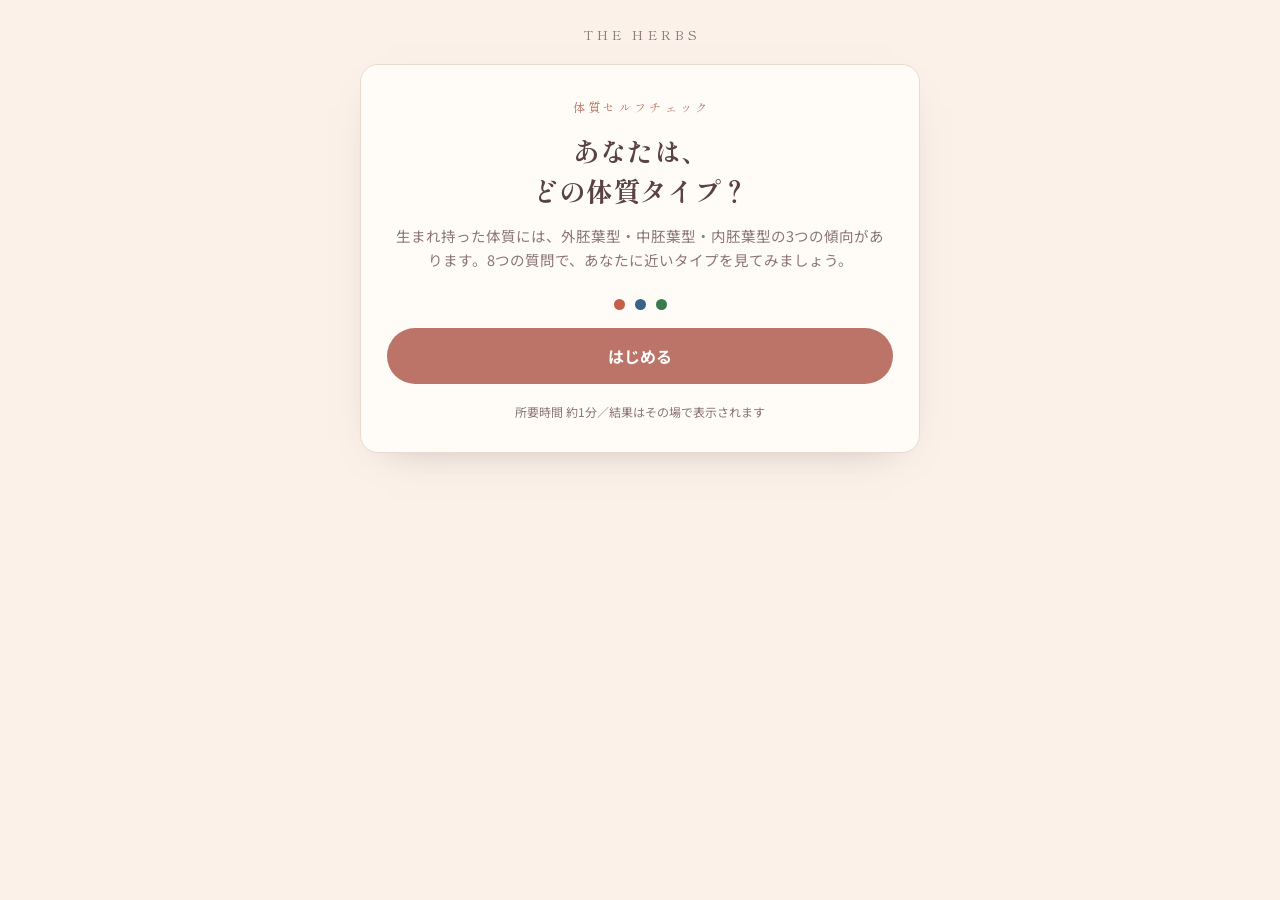
<file: shindan.html>
<!DOCTYPE html>
<html lang="ja">
<head>
<meta charset="UTF-8">
<meta name="viewport" content="width=device-width, initial-scale=1.0">
<title>THE HERBS｜体質セルフチェック</title>
<link rel="preconnect" href="https://fonts.googleapis.com">
<link rel="preconnect" href="https://fonts.gstatic.com" crossorigin>
<link href="https://fonts.googleapis.com/css2?family=Shippori+Mincho:wght@500;600;700&family=Noto+Sans+JP:wght@400;500;700&display=swap" rel="stylesheet">
<style>
  :root{
    --moss:#5A4145; --ink:#3F3034; --inksoft:#8C7478;
    --gold:#DC9F95; --goldd:#BC7468;
    --cream:#FBF1E9; --paper:#FFFCF8; --line:#EADBD0;
    --ecto:#C4604A; --meso:#3A6285; --endo:#3A7A50;
    --min:'Shippori Mincho',serif; --go:'Noto Sans JP',sans-serif;
  }
  *{box-sizing:border-box;margin:0;padding:0}
  html,body{height:100%}
  body{
    font-family:var(--go); color:var(--ink); background:var(--cream);
    -webkit-font-smoothing:antialiased; line-height:1.7;
    display:flex; justify-content:center; padding:24px 16px 56px;
  }
  .wrap{width:100%; max-width:560px}
  .brand{text-align:center; margin-bottom:18px}
  .brand .name{font-family:var(--min); font-size:13px; letter-spacing:.32em; color:var(--inksoft); text-indent:.32em}
  .card{
    background:var(--paper); border:1px solid var(--line); border-radius:18px;
    padding:32px 26px 30px; box-shadow:0 14px 40px -28px rgba(90,65,69,.5);
  }
  /* ---- intro ---- */
  .eyebrow{font-family:var(--min); font-size:12px; letter-spacing:.28em; color:var(--goldd); text-align:center; text-indent:.28em; margin-bottom:14px}
  h1{font-family:var(--min); font-weight:700; color:var(--moss); text-align:center; font-size:27px; line-height:1.45; margin-bottom:8px}
  .lead{color:var(--inksoft); font-size:14.5px; text-align:center; margin:14px 4px 26px}
  .dots3{display:flex; gap:10px; justify-content:center; margin:22px 0 4px}
  .dots3 span{width:11px; height:11px; border-radius:50%}
  .d-e{background:var(--ecto)} .d-m{background:var(--meso)} .d-n{background:var(--endo)}
  .btn{
    display:block; width:100%; border:none; cursor:pointer; font-family:var(--go);
    font-weight:700; font-size:16px; color:#fff; background:var(--goldd);
    border-radius:999px; padding:16px; margin-top:18px; transition:filter .15s, transform .05s;
  }
  .btn:hover{filter:brightness(1.05)} .btn:active{transform:translateY(1px)}
  .note{font-size:12px; color:var(--inksoft); text-align:center; margin-top:18px; line-height:1.7}
  /* ---- quiz ---- */
  .progress{display:flex; align-items:center; gap:12px; margin-bottom:22px}
  .pbar{flex:1; height:6px; background:var(--line); border-radius:999px; overflow:hidden}
  .pfill{height:100%; width:0; background:var(--gold); border-radius:999px; transition:width .35s ease}
  .pnum{font-family:var(--min); font-size:12px; color:var(--inksoft); letter-spacing:.08em; white-space:nowrap}
  .qno{font-family:var(--min); color:var(--goldd); font-size:13px; letter-spacing:.18em; margin-bottom:8px}
  .qtext{font-family:var(--min); font-weight:600; color:var(--moss); font-size:20px; line-height:1.55; margin-bottom:22px}
  .opt{
    display:block; width:100%; text-align:left; cursor:pointer; font-family:var(--go);
    font-size:15px; color:var(--ink); background:#fff; border:1.5px solid var(--line);
    border-radius:13px; padding:15px 17px; margin-bottom:12px; line-height:1.6;
    transition:border-color .15s, background .15s, transform .05s;
  }
  .opt:hover{border-color:var(--gold); background:#fffaf4}
  .opt:active{transform:translateY(1px)}
  .back{display:inline-block; margin-top:6px; background:none; border:none; cursor:pointer;
    color:var(--inksoft); font-family:var(--go); font-size:13px; padding:6px 2px}
  .back:hover{color:var(--goldd)}
  /* ---- result ---- */
  .rband{border-radius:14px; padding:26px 22px; text-align:center; color:#fff; margin-bottom:22px}
  .rband .en{font-family:var(--min); font-size:12px; letter-spacing:.34em; opacity:.85; text-indent:.34em}
  .rband .jp{font-family:var(--min); font-weight:700; font-size:30px; margin-top:4px; letter-spacing:.03em; line-height:1.3}
  .rband .namesub{font-size:.58em; opacity:.85; font-weight:600; letter-spacing:.02em}
  .rband .essence{font-size:14px; margin-top:10px; opacity:.95}
  .rsub{font-size:13px; color:var(--inksoft); text-align:center; margin:-8px 0 22px}
  .balance{margin:2px 0 22px}
  .btitle{font-family:var(--min); font-size:12px; letter-spacing:.18em; color:var(--inksoft); text-align:center; margin-bottom:13px; text-indent:.18em}
  .bar{display:flex; height:15px; border-radius:999px; overflow:hidden; background:var(--line)}
  .bar i{height:100%; display:block}
  .legend{margin-top:15px}
  .lrow{display:flex; align-items:center; gap:11px; padding:8px 2px; border-bottom:1px solid var(--line); font-size:14.5px}
  .lrow:last-child{border-bottom:none}
  .ltier{font-family:var(--min); font-weight:700; color:var(--moss); flex:0 0 26px; font-size:14px}
  .ldot{width:11px; height:11px; border-radius:50%; flex:0 0 auto}
  .lname{flex:1; color:var(--ink)}
  .lpct{font-family:var(--min); font-weight:600; color:var(--moss); letter-spacing:.02em}
  .rrow{display:flex; gap:13px; padding:15px 2px; border-bottom:1px solid var(--line)}
  .rrow:last-of-type{border-bottom:none}
  .rlabel{font-family:var(--min); font-weight:600; color:var(--goldd); font-size:14px; flex:0 0 84px; padding-top:1px}
  .rbody{font-size:14px; color:var(--ink); flex:1}
  .secondary{background:var(--cream); border-radius:12px; padding:14px 16px; margin-top:18px; font-size:13.5px; color:var(--moss)}
  .secondary b{font-family:var(--min)}
  .actions{margin-top:24px}
  .ghost{background:none; color:var(--goldd); border:1.5px solid var(--gold)}
  a.linkback{display:block; text-align:center; margin-top:14px; color:var(--inksoft); font-size:13px; text-decoration:none}
  a.linkback:hover{color:var(--goldd)}
  .hidden{display:none}
  .fade{animation:fade .3s ease}
  @keyframes fade{from{opacity:0; transform:translateY(6px)} to{opacity:1; transform:none}}
  @media (prefers-reduced-motion:reduce){.fade{animation:none} .pfill{transition:none}}
</style>
</head>
<body>
<div class="wrap">
  <div class="brand"><div class="name">THE HERBS</div></div>

  <!-- INTRO -->
  <section class="card" id="intro">
    <div class="eyebrow">体質セルフチェック</div>
    <h1>あなたは、<br>どの体質タイプ？</h1>
    <p class="lead">生まれ持った体質には、外胚葉型・中胚葉型・内胚葉型の3つの傾向があります。8つの質問で、あなたに近いタイプを見てみましょう。</p>
    <div class="dots3"><span class="d-e"></span><span class="d-m"></span><span class="d-n"></span></div>
    <button class="btn" id="startBtn">はじめる</button>
    <p class="note">所要時間 約1分／結果はその場で表示されます</p>
  </section>

  <!-- QUIZ -->
  <section class="card hidden" id="quiz">
    <div class="progress">
      <div class="pbar"><div class="pfill" id="pfill"></div></div>
      <div class="pnum" id="pnum">1 / 8</div>
    </div>
    <div class="qno" id="qno">Q1</div>
    <div class="qtext" id="qtext"></div>
    <div id="opts"></div>
    <button class="back hidden" id="backBtn">← 前の質問にもどる</button>
  </section>

  <!-- RESULT -->
  <section class="card hidden" id="result">
    <div class="rband" id="rband">
      <div class="jp" id="rJp"></div>
      <div class="essence" id="rEssence"></div>
    </div>
    <div class="balance">
      <div class="btitle">体質バランス</div>
      <div class="bar" id="rBar"></div>
      <div class="legend" id="rLegend"></div>
    </div>
    <div class="rrow"><div class="rlabel">体の特徴</div><div class="rbody" id="rBody"></div></div>
    <div class="rrow"><div class="rlabel">気質</div><div class="rbody" id="rKishitsu"></div></div>
    <div class="rrow"><div class="rlabel">ケアの方向</div><div class="rbody" id="rCare"></div></div>
    <div class="secondary hidden" id="rSecondary"></div>
    <p class="note">体質は1つに割り切れるものではありません。いちばん強い傾向に、別の傾向が重なって現れます。これは簡易的なセルフチェックです。正確な見極めは、サロンでのカウンセリングで。</p>
    <div class="actions">
      <button class="btn ghost" id="retryBtn">もう一度チェックする</button>
      <a class="linkback" href="types.html">← 3つのタイプの紹介を見る</a>
    </div>
  </section>
</div>

<script>
const QUESTIONS = [
  {q:"体つきの印象に近いのは？", o:[
    {t:"ほっそりとして、華奢な印象", k:"e"},
    {t:"引き締まって、メリハリのある印象", k:"m"},
    {t:"やわらかく、丸みのある印象", k:"n"}]},
  {q:"顔立ちに近いのは？", o:[
    {t:"小づくりで、面長", k:"e"},
    {t:"輪郭がはっきりした顔立ち", k:"m"},
    {t:"まるみのある、やさしい顔立ち", k:"n"}]},
  {q:"手首や足首は、どんな感じ？", o:[
    {t:"細くて、きゃしゃ", k:"e"},
    {t:"しっかりしている", k:"m"},
    {t:"ふっくら、やわらかい", k:"n"}]},
  {q:"体重は、どちらかというと？", o:[
    {t:"増えにくいほう", k:"e"},
    {t:"変わりにくいほう", k:"m"},
    {t:"増えやすいほう", k:"n"}]},
  {q:"お肌で気になりやすいのは？", o:[
    {t:"乾燥しやすく、くすみが気になる", k:"e"},
    {t:"肌にハリがあり、つやが出にくい", k:"m"},
    {t:"色白で、赤みが出やすい", k:"n"}]},
  {q:"体調で感じやすいのは？", o:[
    {t:"冷えやすい", k:"e"},
    {t:"肩や首がこりやすい", k:"m"},
    {t:"むくみやすい", k:"n"}]},
  {q:"性格に近いのは？", o:[
    {t:"繊細で、感じやすいほう", k:"e"},
    {t:"しっかり者で、がんばり屋", k:"m"},
    {t:"おおらかで、人づきあいが好き", k:"n"}]},
  {q:"気持ちの傾向に近いのは？", o:[
    {t:"一人の時間で、ほっとする", k:"e"},
    {t:"つい、がんばりすぎてしまう", k:"m"},
    {t:"まわりに、気をつかうほう", k:"n"}]}
];

const TYPES = {
  e:{jp:"外胚葉型", color:"#C4604A", essence:"感じる力がゆたかな人",
     body:"ほっそりとした、しなやかな体つき。冷えやすく、疲れをためやすい一面があります。",
     kishitsu:"感受性がゆたかで、ものごとをていねいに感じとるタイプ。",
     care:"体を温め、休息と深い呼吸を大切に。少しずつこまめに、消化のよいものを。"},
  m:{jp:"中胚葉型", color:"#3A6285", essence:"芯のある、がんばり屋さん",
     body:"引き締まった、メリハリのある体つき。がんばりがきく一方、こりや張りが出やすい一面も。",
     kishitsu:"しっかり者で、目標に向かってこつこつ進めるタイプ。",
     care:"がんばりすぎたら、休息と気分転換を。塩分は控えめに、バランスよく。"},
  n:{jp:"内胚葉型", color:"#3A7A50", essence:"あたたかく、和やかな人",
     body:"丸みのある、やわらかな体つき。代謝はおだやかな傾向です。",
     kishitsu:"おおらかで、人とのつながりを大切にするあたたかいタイプ。",
     care:"よく噛む・野菜から食べるなど食べ方の工夫と、こまめに体を動かすことを。"}
};

const CARE = {
  "e":"体を温め、休息と深い呼吸を大切に。少しずつこまめに、消化のよいものを。",
  "m":"がんばりすぎたら、休息と気分転換を。塩分は控えめに、バランスよく。",
  "n":"よく噛む・野菜から食べるなど食べ方の工夫と、こまめに体を動かすことを。",
  "e-m":"体を温め休息をとることを軸に。こりや張りをためないよう軽いストレッチを。がんばりすぎには気をつけて。",
  "e-n":"体を温め、消化のよい食事を軸に。巡りがおだやかな面もあるので、むくみ対策に軽い運動を取り入れて。",
  "m-e":"休息と気分転換を軸に。繊細で冷えやすい面もあるので、体を温め、深い呼吸も忘れずに。",
  "m-n":"バランスのよい食事と塩分控えめを軸に。ためこみやすい面もあるので、よく噛んで食べることを意識して。",
  "n-e":"食べ方の工夫とこまめな運動を軸に。冷えやすい面もあるので、体を温めることも意識して。",
  "n-m":"食べ方の工夫とこまめな運動を軸に。がんばりやすい面もあるので、こり・張りのケアも取り入れて。"
};
// Fisher–Yates shuffle (returns a new array)
function shuffle(arr){
  const a = arr.slice();
  for(let i=a.length-1; i>0; i--){ const j=Math.floor(Math.random()*(i+1)); [a[i],a[j]]=[a[j],a[i]]; }
  return a;
}
// integer percentages from counts (out of 8) summing to 100 (largest remainder)
function toPercents(score){
  const ks = Object.keys(score);
  const raw = ks.map(k=>({k, v: score[k]/8*100}));
  const out = raw.map(r=>({k:r.k, p:Math.floor(r.v), rem:r.v-Math.floor(r.v)}));
  let left = 100 - out.reduce((a,b)=>a+b.p,0);
  out.sort((a,b)=> b.rem-a.rem);
  for(let i=0;i<left;i++) out[i%out.length].p++;
  const res={}; out.forEach(o=> res[o.k]=o.p); return res;
}

const $ = id => document.getElementById(id);
let cur = 0;
let answers = [];
let quiz = [];   // per-session shuffled copy of QUESTIONS (option order randomized)
function buildQuiz(){ quiz = QUESTIONS.map(q=>({q:q.q, o:shuffle(q.o)})); }

function showCard(id){
  ["intro","quiz","result"].forEach(s=>$(s).classList.add("hidden"));
  const el = $(id); el.classList.remove("hidden");
  el.classList.remove("fade"); void el.offsetWidth; el.classList.add("fade");
  window.scrollTo({top:0, behavior:"instant" in window ? "instant" : "auto"});
}

function renderQ(){
  const Q = quiz[cur];
  $("pnum").textContent = (cur+1)+" / "+quiz.length;
  $("pfill").style.width = (cur/quiz.length*100)+"%";
  $("qno").textContent = "Q"+(cur+1);
  $("qtext").textContent = Q.q;
  const box = $("opts"); box.innerHTML = "";
  Q.o.forEach(opt=>{
    const b = document.createElement("button");
    b.className = "opt"; b.textContent = opt.t;
    b.onclick = ()=>choose(opt.k);
    box.appendChild(b);
  });
  $("backBtn").classList.toggle("hidden", cur===0);
}

function choose(k){
  answers[cur] = k;
  if(cur < quiz.length-1){ cur++; renderQ(); }
  else { showResult(); }
}

$("backBtn").onclick = ()=>{ if(cur>0){ cur--; renderQ(); } };

function showResult(){
  const score = {e:0,m:0,n:0};
  answers.forEach(k=> score[k]++ );
  const ranked = Object.keys(score).sort((a,b)=> score[b]-score[a]);
  const nz = ranked.filter(k=> score[k] > 0);   // present tendencies, strongest first
  const pct = toPercents(score);
  const top = nz[0], second = nz[1], third = nz[2];
  const dom = TYPES[top];
  const stem = k => TYPES[k].jp.replace("型","");
  $("pfill").style.width = "100%";

  // headline: 副性主型 (stronger comes last); single type if only one present
  $("rband").style.background = dom.color;
  if(nz.length >= 2){
    $("rJp").innerHTML = '<span class="namesub">'+stem(second)+'性</span>'+dom.jp;
  } else {
    $("rJp").textContent = dom.jp;
  }
  $("rEssence").textContent = dom.essence;

  // balance bar + 主/副/微 legend with percentages
  const tiers = ["主","副","微"];
  $("rBar").innerHTML = nz.map(k=> '<i style="width:'+pct[k]+'%;background:'+TYPES[k].color+'"></i>').join("");
  $("rLegend").innerHTML = nz.map((k,i)=>
    '<div class="lrow"><span class="ltier">'+tiers[i]+'</span>'
    +'<span class="ldot" style="background:'+TYPES[k].color+'"></span>'
    +'<span class="lname">'+TYPES[k].jp+'</span>'
    +'<span class="lpct">'+pct[k]+'%</span></div>').join("");

  $("rBody").textContent = dom.body;
  $("rKishitsu").textContent = dom.kishitsu;
  // dedicated care text per combination (主-副), or single type
  const careKey = (nz.length >= 2) ? (top+"-"+second) : top;
  $("rCare").textContent = CARE[careKey] || dom.care;

  // narrative "よく見ると…"
  const sec = $("rSecondary");
  if(nz.length >= 2){
    let html = "よく見ると、<b style='color:"+TYPES[second].color+"'>"+stem(second)+"</b>（副）の傾向もあわせ持っています（"+TYPES[second].essence+"）。";
    if(nz.length >= 3){
      html += "ごくわずかに <b style='color:"+TYPES[third].color+"'>"+stem(third)+"</b>（微）の面も見られます。";
    }
    if(score[top]===score[second]){
      html += "　主と副はほぼ同じ強さで、バランスよく混ざり合っています。";
    }
    sec.innerHTML = html; sec.classList.remove("hidden");
  } else {
    sec.classList.add("hidden");
  }
  showCard("result");
}

$("startBtn").onclick = ()=>{ cur=0; answers=[]; buildQuiz(); renderQ(); showCard("quiz"); };
$("retryBtn").onclick = ()=>{ cur=0; answers=[]; showCard("intro"); };

buildQuiz();
renderQ();
</script>
</body>
</html>
</file>
<file: styles.css>
/* =========================================
   THE HERBS — 体質学講習会 LP
   Color: Deep moss green × Ivory × Warm gold
   Type:  Zodiak (display) + Shippori Mincho (JP display)
          Work Sans + Noto Sans JP (body)
========================================= */

:root {
  /* Color */
  --c-bg: #FFF6EE;
  --c-bg-alt: #FBEBDE;
  --c-paper: #FFFCF8;
  --c-ink: #664B4F;
  --c-ink-soft: #7A5C60;
  --c-muted: #9B8488;
  --c-line: #ECD8CF;
  --c-line-soft: #F4E6DC;
  --c-moss: #5A4145;        /* deep mauve anchor */
  --c-moss-2: #6E5256;
  --c-moss-soft: #8A6E72;
  --c-sage: #D8B8AE;
  --c-gold: #DC9F95;        /* dusty rose accent */
  --c-gold-deep: #BC7468;
  --c-rose: #BC6F62;        /* ecto rose */
  --c-blue: #97606A;        /* meso plum */
  --c-leaf: #98714F;        /* endo clay */

  /* Type */
  --font-display: 'Zodiak', 'Shippori Mincho', 'Noto Serif JP', serif;
  --font-display-jp: 'Shippori Mincho', 'Noto Serif JP', 'Yu Mincho', serif;
  --font-body: 'Work Sans', 'Noto Sans JP', system-ui, sans-serif;
  --font-jp: 'Noto Sans JP', system-ui, sans-serif;

  /* Sizes (informational) */
  --text-xs: 12px;
  --text-sm: 14px;
  --text-base: 16px;
  --text-lg: 19px;
  --text-xl: clamp(22px, 2.4vw, 30px);
  --text-2xl: clamp(28px, 3.6vw, 44px);
  --text-3xl: clamp(36px, 5.4vw, 64px);
  --text-hero: clamp(40px, 6.6vw, 88px);

  /* Spacing */
  --s-1: 4px; --s-2: 8px; --s-3: 12px; --s-4: 16px; --s-5: 20px;
  --s-6: 24px; --s-8: 32px; --s-10: 40px; --s-12: 48px;
  --s-16: 64px; --s-20: 80px; --s-24: 96px; --s-32: 128px;

  --container-max: 1320px;
  --radius-sm: 4px;
  --radius-md: 8px;
  --radius-lg: 16px;
}

/* Reset */
*, *::before, *::after { box-sizing: border-box; }
html { scroll-behavior: smooth; }
body {
  margin: 0;
  background: var(--c-bg);
  color: var(--c-ink);
  font-family: var(--font-body);
  font-size: var(--text-base);
  line-height: 1.75;
  -webkit-font-smoothing: antialiased;
  -moz-osx-font-smoothing: grayscale;
  text-rendering: optimizeLegibility;
  letter-spacing: 0.01em;
}
img { max-width: 100%; display: block; }
a { color: inherit; text-decoration: none; }
ul, ol, dl, dd { margin: 0; padding: 0; }
ul, ol { list-style: none; }
button { font: inherit; }

.container {
  width: 100%;
  max-width: var(--container-max);
  margin: 0 auto;
  padding: 0 clamp(20px, 4vw, 48px);
}

/* Eyebrows / labels */
.section-eyebrow,
.eyebrow {
  font-family: var(--font-body);
  font-size: var(--text-xs);
  font-weight: 500;
  letter-spacing: 0.32em;
  text-transform: uppercase;
  color: var(--c-gold-deep);
  margin: 0 0 var(--s-6);
}
.section-eyebrow.light { color: rgba(255,255,255,0.85); }

/* Section title */
.section-title {
  font-family: var(--font-display-jp);
  font-weight: 500;
  font-size: var(--text-2xl);
  line-height: 1.45;
  color: var(--c-moss);
  margin: 0 0 var(--s-8);
  letter-spacing: 0.02em;
}
.section-title em {
  font-style: normal;
  color: var(--c-gold-deep);
  font-weight: 600;
}
.section-title.centered { text-align: center; }
.section-lead {
  font-size: var(--text-base);
  line-height: 1.9;
  color: var(--c-ink-soft);
  max-width: 720px;
  margin: 0 auto var(--s-16);
  text-align: center;
}

/* =========================================
   HEADER
========================================= */
.site-header {
  position: fixed;
  top: 0; left: 0; right: 0;
  z-index: 100;
  background: rgba(255, 246, 238, 0.85);
  backdrop-filter: blur(14px);
  -webkit-backdrop-filter: blur(14px);
  border-bottom: 1px solid transparent;
  transition: border-color 0.4s ease, background 0.4s ease;
}
.site-header.scrolled {
  border-bottom-color: var(--c-line-soft);
  background: rgba(255, 246, 238, 0.95);
}
.header-inner {
  display: flex;
  align-items: center;
  justify-content: space-between;
  height: 72px;
}
.logo { color: var(--c-moss); display: inline-flex; align-items: center; }
.logo-img {
  height: 22px;
  width: auto;
  display: block;
  /* The provided logo is black-on-white JPG; multiply blend to drop white
     and let it pick up the moss color from the surrounding header. */
  mix-blend-mode: multiply;
}
.nav-main {
  display: flex;
  align-items: center;
  gap: var(--s-8);
  font-size: var(--text-sm);
  color: var(--c-ink-soft);
}
.nav-main a {
  position: relative;
  padding: var(--s-2) 0;
  transition: color 0.2s;
}
.nav-main a:hover { color: var(--c-moss); }
.nav-main a:not(.nav-cta)::after {
  content: '';
  position: absolute;
  left: 0; right: 100%; bottom: 0;
  height: 1px;
  background: var(--c-moss);
  transition: right 0.3s;
}
.nav-main a:not(.nav-cta):hover::after { right: 0; }
.nav-main .nav-cta {
  background: var(--c-moss);
  color: var(--c-paper);
  padding: 10px 22px;
  border-radius: var(--radius-sm);
  font-weight: 500;
  letter-spacing: 0.06em;
}
.nav-main .nav-cta:hover { background: var(--c-moss-2); color: var(--c-paper); }

@media (max-width: 880px) {
  .nav-main { gap: var(--s-4); font-size: 13px; }
  .nav-main a:not(.nav-cta):not(.nav-home) { display: none; }
  .nav-main a.nav-home { font-size: 12px; }
}

/* =========================================
   HERO
========================================= */
.hero {
  position: relative;
  min-height: 88vh;
  display: flex;
  align-items: center;
  padding: 132px 0 var(--s-20);
  overflow: hidden;
  isolation: isolate;
  background: var(--c-bg);
}
.hero-image {
  position: absolute;
  inset: 0;
  background-image: url('images/hero.jpg');
  background-size: cover;
  background-position: center right;
  z-index: -2;
}
.hero-overlay {
  position: absolute;
  inset: 0;
  background:
    linear-gradient(95deg,
      rgba(255, 246, 238, 0.96) 0%,
      rgba(255, 246, 238, 0.92) 32%,
      rgba(255, 246, 238, 0.70) 55%,
      rgba(255, 246, 238, 0.30) 80%,
      rgba(255, 246, 238, 0.10) 100%),
    linear-gradient(180deg, rgba(255, 246, 238,0.4), transparent 30%);
  z-index: -1;
}
.hero-content {
  max-width: var(--container-max);
}
.hero-grid {
  display: grid;
  grid-template-columns: 1.02fr 0.98fr;
  gap: clamp(32px, 4.5vw, 72px);
  align-items: center;
  width: 100%;
}
.hero-text { min-width: 0; }
.hero-figure { position: relative; margin: 0; }
.hero-figure::before {
  content: '';
  position: absolute;
  left: -20px; right: 22px; top: 26px; bottom: -22px;
  background: linear-gradient(140deg, #F2E0D8 0%, #ECE6DB 100%);
  border-radius: var(--radius-lg);
  z-index: -1;
}
.hero-figure img {
  width: 100%;
  height: auto;
  display: block;
  border-radius: var(--radius-lg);
  box-shadow: 0 22px 50px rgba(90, 65, 69, 0.18);
}
.hero-types {
  display: flex;
  justify-content: center;
  gap: var(--s-7);
  margin-top: var(--s-6);
}
.hero-types span {
  display: inline-flex;
  align-items: center;
  gap: 8px;
  font-family: var(--font-display-jp);
  font-size: var(--text-sm);
  color: var(--c-moss);
  letter-spacing: 0.08em;
}
.hero-types span::before {
  content: '';
  width: 6px; height: 6px;
  border-radius: 50%;
  background: var(--c-gold);
}
.hero-title {
  font-family: var(--font-display-jp);
  font-weight: 500;
  font-size: clamp(30px, 3.4vw, 46px);
  line-height: 1.45;
  color: var(--c-moss);
  margin: var(--s-6) 0 var(--s-8);
  letter-spacing: 0.01em;
  max-width: 760px;
}
.hero-title em {
  font-style: normal;
  color: var(--c-gold-deep);
  font-weight: 600;
  font-family: var(--font-display);
}
.hero-lead {
  font-size: var(--text-base);
  line-height: 2;
  color: var(--c-ink-soft);
  max-width: 640px;
  margin: 0 0 var(--s-12);
}
.hero-meta {
  display: flex;
  flex-wrap: wrap;
  align-items: center;
  gap: var(--s-6);
  padding: var(--s-6) 0;
  border-top: 1px solid var(--c-line);
  border-bottom: 1px solid var(--c-line);
  margin-bottom: var(--s-10);
  max-width: 720px;
}
.meta-item {
  display: flex;
  flex-direction: column;
  gap: var(--s-1);
}
.meta-label {
  font-size: var(--text-xs);
  letter-spacing: 0.2em;
  color: var(--c-gold-deep);
  font-weight: 500;
}
.meta-value {
  font-family: var(--font-display-jp);
  font-size: var(--text-base);
  color: var(--c-moss);
  font-weight: 500;
}
.meta-divider {
  width: 1px;
  height: 32px;
  background: var(--c-line);
}
.hero-ctas {
  display: flex;
  gap: var(--s-4);
  flex-wrap: wrap;
}
.btn {
  display: inline-flex;
  align-items: center;
  justify-content: center;
  padding: 16px 36px;
  font-family: var(--font-body);
  font-size: var(--text-sm);
  font-weight: 500;
  letter-spacing: 0.12em;
  border-radius: var(--radius-sm);
  transition: all 0.3s;
  cursor: pointer;
  border: 1px solid transparent;
}
.btn-primary {
  background: var(--c-moss);
  color: var(--c-paper);
}
.btn-primary:hover {
  background: var(--c-moss-2);
  transform: translateY(-1px);
  box-shadow: 0 6px 18px rgba(90, 65, 69, 0.25);
}
.btn-ghost {
  background: transparent;
  color: var(--c-moss);
  border-color: var(--c-moss);
}
.btn-ghost:hover {
  background: var(--c-moss);
  color: var(--c-paper);
}
.hero-scroll {
  position: absolute;
  bottom: var(--s-8);
  left: 50%;
  transform: translateX(-50%);
  font-size: 11px;
  letter-spacing: 0.32em;
  color: var(--c-muted);
  display: flex;
  flex-direction: column;
  align-items: center;
  gap: var(--s-3);
}
.hero-scroll span {
  display: block;
  width: 1px;
  height: 40px;
  background: linear-gradient(to bottom, var(--c-muted), transparent);
  animation: scrollLine 2.4s ease-in-out infinite;
}
@keyframes scrollLine {
  0% { transform: scaleY(0); transform-origin: top; }
  50% { transform: scaleY(1); transform-origin: top; }
  51% { transform: scaleY(1); transform-origin: bottom; }
  100% { transform: scaleY(0); transform-origin: bottom; }
}

/* =========================================
   INTRO QUESTION
========================================= */
.intro-question {
  background: var(--c-paper);
  padding: var(--s-32) 0;
  text-align: center;
  border-top: 1px solid var(--c-line-soft);
  border-bottom: 1px solid var(--c-line-soft);
}
.question-tag {
  display: inline-block;
  font-family: var(--font-display);
  font-size: var(--text-xl);
  color: var(--c-gold);
  letter-spacing: 0.05em;
  margin: 0 0 var(--s-6);
  font-style: italic;
}
.question-title {
  font-family: var(--font-display-jp);
  font-size: var(--text-2xl);
  line-height: 1.65;
  color: var(--c-moss);
  margin: 0 0 var(--s-10);
  font-weight: 500;
}
.question-title .accent { color: var(--c-gold-deep); }
.question-title strong {
  font-weight: 600;
  background: linear-gradient(transparent 70%, rgba(220, 159, 149, 0.25) 70%);
  padding: 0 6px;
}
.question-lead {
  font-size: var(--text-base);
  line-height: 2;
  color: var(--c-ink-soft);
  max-width: 640px;
  margin: 0 auto;
}

/* =========================================
   CONCEPT
========================================= */
.concept {
  padding: var(--s-32) 0;
  background: var(--c-bg);
}
.concept-grid {
  display: grid;
  grid-template-columns: 1.4fr 1fr;
  gap: clamp(40px, 6vw, 96px);
  align-items: start;
}
.concept-text p {
  margin: 0 0 var(--s-6);
  line-height: 2;
  color: var(--c-ink-soft);
  font-size: var(--text-base);
}
.concept-text strong {
  color: var(--c-moss);
  font-weight: 600;
}
.pull-quote {
  margin: var(--s-12) 0;
  padding: var(--s-8) 0 var(--s-8) var(--s-8);
  border-left: 2px solid var(--c-gold);
}
.pull-quote p {
  font-family: var(--font-display-jp);
  font-size: var(--text-xl);
  line-height: 1.6;
  color: var(--c-moss);
  margin: 0;
  font-weight: 500;
}
.concept-aside {
  position: sticky;
  top: 120px;
}
.concept-image {
  width: 100%;
  aspect-ratio: 3 / 4;
  background-image: url('images/hero_original.jpg');
  background-size: cover;
  background-position: center;
  border-radius: var(--radius-md);
  filter: saturate(0.92);
}

@media (max-width: 880px) {
  .concept-grid { grid-template-columns: 1fr; }
  .concept-aside { position: static; }
  .concept-image { aspect-ratio: 16 / 10; }
}

/* =========================================
   BENEFITS — 10 KEY POINTS
========================================= */
.benefits {
  padding: var(--s-32) 0;
  background: var(--c-bg-alt);
}
.benefits-list {
  display: grid;
  grid-template-columns: repeat(2, 1fr);
  gap: var(--s-1);
  background: var(--c-line);
  border: 1px solid var(--c-line);
  margin-top: var(--s-12);
}
.benefit-item {
  background: var(--c-bg-alt);
  padding: var(--s-10);
  display: block;
  position: relative;
}
.benefit-item .num {
  display: block;
  font-family: var(--font-display);
  font-size: 36px;
  font-weight: 500;
  color: var(--c-gold);
  line-height: 1;
  letter-spacing: 0.02em;
  margin-bottom: var(--s-5);
}
.benefit-item h3 {
  font-family: var(--font-display-jp);
  font-size: var(--text-lg);
  font-weight: 600;
  color: var(--c-moss);
  margin: 0 0 var(--s-3);
  line-height: 1.5;
}
.benefit-item p {
  margin: 0;
  font-size: var(--text-sm);
  line-height: 1.85;
  color: var(--c-ink-soft);
}

@media (max-width: 720px) {
  .benefits-list { grid-template-columns: 1fr; }
  .benefit-item { padding: var(--s-8); }
  .hero { min-height: auto; padding: 104px 0 var(--s-16); }
  .hero-grid { grid-template-columns: 1fr; gap: var(--s-8); }
  .hero-figure { order: -1; margin: 0 0 var(--s-4); }
  .hero-figure img { box-shadow: 0 12px 30px rgba(90, 65, 69, 0.14); }
}

/* =========================================
   TYPOLOGY — 3 TYPES
========================================= */
.typology {
  padding: var(--s-32) 0;
  background: var(--c-paper);
}
.typology-grid {
  display: grid;
  grid-template-columns: repeat(3, 1fr);
  gap: var(--s-6);
  margin-top: var(--s-12);
}
.type-card {
  background: var(--c-bg);
  border: 1px solid var(--c-line-soft);
  border-top: 4px solid var(--c-moss);
  padding: var(--s-10) var(--s-8);
  border-radius: var(--radius-sm);
  transition: transform 0.4s, box-shadow 0.4s;
}
.type-card:hover {
  transform: translateY(-4px);
  box-shadow: 0 12px 32px rgba(90, 65, 69, 0.08);
}
.type-ecto { border-top-color: var(--c-rose); }
.type-meso { border-top-color: var(--c-blue); }
.type-endo { border-top-color: var(--c-leaf); }
.type-header {
  text-align: center;
  margin-bottom: var(--s-6);
  padding-bottom: var(--s-5);
  border-bottom: 1px solid var(--c-line-soft);
}
.type-figure {
  margin: 0 auto var(--s-6);
  display: flex;
  align-items: flex-end;
  justify-content: center;
  height: 240px;
  position: relative;
}
.type-figure::before {
  /* Soft circular spotlight behind the figure */
  content: '';
  position: absolute;
  bottom: 8px;
  left: 50%;
  transform: translateX(-50%);
  width: 180px;
  height: 24px;
  background: radial-gradient(ellipse at center, rgba(90, 65, 69,0.10) 0%, transparent 70%);
  border-radius: 50%;
  z-index: 0;
}
.type-figure img {
  height: 100%;
  width: auto;
  max-width: 100%;
  object-fit: contain;
  position: relative;
  z-index: 1;
  transition: transform 0.5s cubic-bezier(0.16, 1, 0.3, 1);
}
.type-card:hover .type-figure img {
  transform: translateY(-4px);
}
.type-en {
  font-family: var(--font-display);
  font-size: var(--text-xs);
  letter-spacing: 0.32em;
  margin: 0 0 var(--s-3);
  color: var(--c-gold-deep);
}
.type-ecto .type-en { color: var(--c-rose); }
.type-meso .type-en { color: var(--c-blue); }
.type-endo .type-en { color: var(--c-leaf); }
.type-jp {
  font-family: var(--font-display-jp);
  font-size: 28px;
  font-weight: 500;
  color: var(--c-moss);
  margin: 0;
  letter-spacing: 0.08em;
}
.type-traits {
  display: flex;
  flex-direction: column;
  gap: var(--s-5);
}
.type-traits > div {
  display: grid;
  grid-template-columns: 56px 1fr;
  gap: var(--s-4);
  align-items: start;
  padding-bottom: var(--s-4);
  border-bottom: 1px dashed var(--c-line-soft);
}
.type-traits > div:last-child { border-bottom: none; padding-bottom: 0; }
.type-traits dt {
  font-family: var(--font-display-jp);
  font-size: var(--text-sm);
  font-weight: 600;
  color: var(--c-gold-deep);
  letter-spacing: 0.08em;
}
.type-ecto .type-traits dt { color: var(--c-rose); }
.type-meso .type-traits dt { color: var(--c-blue); }
.type-endo .type-traits dt { color: var(--c-leaf); }
.type-traits dd {
  font-size: 14px;
  line-height: 1.8;
  color: var(--c-ink-soft);
  margin: 0;
}
.typology-note {
  text-align: center;
  margin-top: var(--s-12);
  font-size: var(--text-sm);
  color: var(--c-muted);
  font-style: italic;
}

@media (max-width: 880px) {
  .typology-grid { grid-template-columns: 1fr; }
}

/* =========================================
   CURRICULUM
========================================= */
.curriculum {
  padding: var(--s-32) 0;
  background: var(--c-bg);
}
.lesson-list {
  display: flex;
  flex-direction: column;
  gap: var(--s-8);
  max-width: 980px;
  margin: 0 auto;
}
.lesson {
  display: grid;
  grid-template-columns: 1fr;
  gap: var(--s-10);
  background: var(--c-paper);
  padding: var(--s-10) var(--s-12);
  border: 1px solid var(--c-line-soft);
  border-left: 3px solid var(--c-moss);
  align-items: start;
}
.lesson-title {
  font-family: var(--font-display-jp);
  font-size: clamp(25px, 3vw, 38px);
  font-weight: 600;
  color: var(--c-moss);
  margin: 0 0 var(--s-2);
  line-height: 1.5;
}
.lesson-sub {
  font-size: var(--text-sm);
  color: var(--c-muted);
  margin: 0 0 var(--s-5);
  font-style: italic;
}
.lesson-desc {
  font-size: var(--text-sm);
  line-height: 1.95;
  color: var(--c-ink-soft);
  margin: 0 0 var(--s-6);
}
.lesson-tags {
  display: flex;
  flex-wrap: wrap;
  gap: var(--s-2);
  margin-bottom: var(--s-6);
}
.lesson-tags li {
  font-size: 12px;
  padding: 4px 12px;
  background: var(--c-bg-alt);
  border: 1px solid var(--c-line-soft);
  color: var(--c-ink-soft);
  border-radius: 999px;
  letter-spacing: 0.04em;
}
.lesson-cta {
  display: inline-flex;
  align-items: center;
  font-size: var(--text-sm);
  font-weight: 500;
  color: var(--c-moss);
  letter-spacing: 0.04em;
  border-bottom: 1px solid var(--c-moss);
  padding-bottom: 4px;
  transition: color 0.2s, border-color 0.2s;
}
.lesson-actions {
  display: flex;
  flex-wrap: wrap;
  align-items: center;
  gap: var(--s-3) var(--s-6);
}
.lesson-detail-link {
  display: inline-flex;
  align-items: center;
  font-family: var(--font-body);
  font-size: var(--text-sm);
  font-weight: 600;
  letter-spacing: 0.04em;
  color: var(--c-gold-deep);
  transition: color 0.2s;
}
.lesson-detail-link:hover { color: var(--c-moss); }
.lesson-cta:hover {
  color: var(--c-gold-deep);
  border-bottom-color: var(--c-gold-deep);
}
.curriculum-note {
  margin-top: var(--s-12);
  padding: var(--s-6) var(--s-8);
  background: var(--c-bg-alt);
  border-left: 3px solid var(--c-gold);
  max-width: 980px;
  margin-left: auto;
  margin-right: auto;
  font-size: var(--text-sm);
  color: var(--c-ink-soft);
  line-height: 1.85;
}
.curriculum-note strong { color: var(--c-moss); }

@media (max-width: 720px) {
  .lesson { grid-template-columns: 1fr; gap: var(--s-4); padding: var(--s-8); }
}

/* =========================================
   AUDIENCE
========================================= */
.audience {
  padding: var(--s-32) 0;
  background: var(--c-paper);
}
.audience-list {
  display: grid;
  grid-template-columns: repeat(2, 1fr);
  gap: var(--s-5) var(--s-12);
  max-width: 880px;
  margin: var(--s-12) auto 0;
}
.audience-list li {
  display: flex;
  align-items: flex-start;
  gap: var(--s-4);
  font-size: var(--text-base);
  line-height: 1.75;
  color: var(--c-ink);
  padding: var(--s-3) 0;
}
.audience-list .check {
  flex-shrink: 0;
  width: 24px;
  height: 24px;
  border-radius: 50%;
  background: var(--c-moss);
  color: var(--c-paper);
  display: inline-flex;
  align-items: center;
  justify-content: center;
  font-size: 12px;
  font-weight: 700;
}

@media (max-width: 720px) {
  .audience-list { grid-template-columns: 1fr; }
}

/* =========================================
   SCHEDULE
========================================= */
.schedule {
  padding: var(--s-32) 0;
  background: var(--c-bg-alt);
}
.schedule-grid {
  display: grid;
  grid-template-columns: 1.2fr 1fr;
  gap: clamp(40px, 6vw, 96px);
  align-items: start;
}
.schedule-info {
  display: flex;
  flex-direction: column;
  gap: var(--s-2);
  margin-top: var(--s-8);
}
.schedule-info > div {
  display: grid;
  grid-template-columns: 110px 1fr;
  gap: var(--s-6);
  padding: var(--s-5) 0;
  border-bottom: 1px solid var(--c-line);
}
.schedule-info dt {
  font-family: var(--font-display-jp);
  font-size: var(--text-sm);
  font-weight: 600;
  color: var(--c-gold-deep);
  letter-spacing: 0.08em;
}
.schedule-info dd {
  font-size: var(--text-sm);
  line-height: 1.85;
  color: var(--c-ink);
  margin: 0;
}
.schedule-info .muted {
  color: var(--c-muted);
  font-size: 13px;
}
.classroom-image {
  width: 100%;
  aspect-ratio: 4 / 3;
  background-image: url('images/school_entrance.jpg');
  background-size: cover;
  background-position: center;
  border-radius: var(--radius-sm);
  margin-top: var(--s-10);
}
.aside-caption {
  margin-top: var(--s-4);
  font-size: var(--text-xs);
  letter-spacing: 0.18em;
  color: var(--c-muted);
  text-align: center;
}

@media (max-width: 880px) {
  .schedule-grid { grid-template-columns: 1fr; }
  .classroom-image { aspect-ratio: 16 / 10; margin-top: 0; }
}

/* =========================================
   ENTRY (CTA)
========================================= */
.entry {
  position: relative;
  padding: var(--s-32) 0;
  color: var(--c-paper);
  isolation: isolate;
  overflow: hidden;
}
.entry-bg {
  position: absolute;
  inset: 0;
  background-image: url('images/hero_original.jpg');
  background-size: cover;
  background-position: center;
  z-index: -2;
}
.entry::before {
  content: '';
  position: absolute;
  inset: 0;
  background: linear-gradient(180deg, rgba(90, 65, 69,0.94), rgba(70, 49, 53,0.96));
  z-index: -1;
}
.entry-content {
  text-align: center;
  position: relative;
}
.entry-title {
  font-family: var(--font-display-jp);
  font-size: var(--text-2xl);
  font-weight: 500;
  line-height: 1.55;
  color: var(--c-paper);
  margin: var(--s-4) 0 var(--s-6);
  letter-spacing: 0.02em;
}
.entry-title em {
  font-style: normal;
  color: var(--c-gold);
  font-weight: 600;
}
.entry-lead {
  font-size: var(--text-base);
  line-height: 1.85;
  color: rgba(255, 252, 248, 0.85);
  margin: 0 0 var(--s-16);
}
.entry-cards {
  display: grid;
  grid-template-columns: repeat(auto-fit, minmax(220px, 1fr));
  gap: var(--s-6);
  max-width: 1200px;
  margin: 0 auto var(--s-16);
}
.entry-card {
  background: rgba(255, 252, 248, 0.05);
  border: 1px solid rgba(220, 159, 149, 0.3);
  padding: var(--s-10) var(--s-8);
  border-radius: var(--radius-sm);
  transition: all 0.35s;
  display: flex;
  flex-direction: column;
  align-items: center;
  text-align: center;
  backdrop-filter: blur(6px);
}
.entry-card:hover {
  background: rgba(255, 252, 248, 0.95);
  border-color: var(--c-gold);
  color: var(--c-moss);
  transform: translateY(-4px);
}
.entry-card-series {
  font-family: var(--font-display-jp);
  font-size: var(--text-xl);
  font-weight: 500;
  letter-spacing: 0.04em;
  color: var(--c-paper);
  margin: 0 0 var(--s-3);
  transition: color 0.35s;
}
.entry-card:hover .entry-card-series { color: var(--c-moss); }
.entry-card-title {
  font-family: var(--font-display-jp);
  font-size: var(--text-base);
  font-weight: 500;
  line-height: 1.65;
  color: var(--c-paper);
  margin: 0 0 var(--s-8);
  flex: 1;
  transition: color 0.35s;
}
.entry-card:hover .entry-card-title { color: var(--c-moss); }
.entry-card-cta {
  font-size: var(--text-sm);
  font-weight: 500;
  letter-spacing: 0.08em;
  color: var(--c-gold);
  border-bottom: 1px solid var(--c-gold);
  padding-bottom: 4px;
  transition: color 0.35s, border-color 0.35s;
}
.entry-card:hover .entry-card-cta {
  color: var(--c-gold-deep);
  border-bottom-color: var(--c-gold-deep);
}
.entry-notice {
  max-width: 720px;
  margin: 0 auto;
  text-align: left;
  background: rgba(255, 252, 248, 0.06);
  border: 1px solid rgba(220, 159, 149, 0.25);
  padding: var(--s-8) var(--s-10);
  border-radius: var(--radius-sm);
}
.entry-notice h3 {
  font-family: var(--font-display-jp);
  font-size: var(--text-base);
  font-weight: 600;
  color: var(--c-gold);
  margin: 0 0 var(--s-4);
  letter-spacing: 0.06em;
}
.entry-notice ul {
  display: flex;
  flex-direction: column;
  gap: var(--s-2);
}
.entry-notice li {
  font-size: var(--text-sm);
  line-height: 1.85;
  color: rgba(255, 252, 248, 0.85);
  padding-left: var(--s-5);
  position: relative;
}
.entry-notice li::before {
  content: '';
  position: absolute;
  left: 0; top: 12px;
  width: 8px; height: 1px;
  background: var(--c-gold);
}
.entry-notice strong {
  color: var(--c-gold);
  font-weight: 600;
}

@media (max-width: 880px) {
  .entry-cards { grid-template-columns: 1fr; }
}

/* =========================================
   FOOTER
========================================= */
.site-footer {
  background: var(--c-moss);
  color: rgba(255, 252, 248, 0.82);
  padding: var(--s-20) 0 var(--s-10);
  font-size: var(--text-sm);
  line-height: 1.85;
}
.footer-inner {
  display: grid;
  grid-template-columns: 1.2fr 1.5fr 1fr;
  gap: var(--s-12);
  padding-bottom: var(--s-12);
  border-bottom: 1px solid rgba(255, 252, 248, 0.1);
}
.footer-logo {
  font-family: var(--font-display);
  font-size: 22px;
  letter-spacing: 0.18em;
  color: var(--c-gold);
  margin: 0 0 var(--s-3);
  font-weight: 500;
}
.footer-tagline {
  margin: 0;
  color: rgba(255, 252, 248, 0.7);
  font-family: var(--font-display-jp);
  line-height: 1.85;
}
.footer-info p {
  margin: 0 0 var(--s-2);
  font-size: 13px;
  color: rgba(255, 252, 248, 0.78);
}
.footer-info strong { color: var(--c-paper); font-weight: 600; }
.footer-nav {
  display: flex;
  flex-direction: column;
  gap: var(--s-3);
}
.footer-nav a {
  font-size: var(--text-sm);
  color: rgba(255, 252, 248, 0.78);
  transition: color 0.2s;
}
.footer-nav a:hover { color: var(--c-gold); }
.footer-copy {
  padding-top: var(--s-6);
  text-align: center;
}
.footer-copy p {
  margin: 0;
  font-size: 12px;
  letter-spacing: 0.15em;
  color: rgba(255, 252, 248, 0.5);
}

@media (max-width: 880px) {
  .footer-inner { grid-template-columns: 1fr; gap: var(--s-8); }
}

/* =========================================
   ANIMATION (intersection)
========================================= */
.reveal {
  opacity: 0;
  transform: translateY(24px);
  transition: opacity 0.9s cubic-bezier(0.16, 1, 0.3, 1),
              transform 0.9s cubic-bezier(0.16, 1, 0.3, 1);
}
.reveal.is-in {
  opacity: 1;
  transform: translateY(0);
}
@media (prefers-reduced-motion: reduce) {
  .reveal { opacity: 1; transform: none; transition: none; }
  .hero-scroll span { animation: none; }
}

/* ── Typology: lifestyle banner & summary chart (added) ── */
.typology-banner {
  margin: var(--s-12) 0 var(--s-16);
  border-radius: var(--radius-lg);
  overflow: hidden;
  box-shadow: 0 18px 50px rgba(90, 65, 69, 0.10);
}
.typology-banner img {
  display: block;
  width: 100%;
  height: auto;
}
@media (max-width: 880px) {
  .typology-banner { margin: var(--s-8) 0 var(--s-10); }
}

/* ── Per-lesson detail (date / fee / format) ── */
.lesson-detail {
  margin: 0 0 var(--s-5);
  padding: var(--s-4) 0;
  border-top: 1px solid var(--c-line-soft);
  border-bottom: 1px solid var(--c-line-soft);
  display: flex;
  flex-direction: column;
  gap: var(--s-2);
}
.lesson-detail > div {
  display: grid;
  grid-template-columns: 92px 1fr;
  gap: var(--s-4);
  align-items: baseline;
}
.lesson-detail dt {
  font-family: var(--font-body);
  font-size: var(--text-xs);
  letter-spacing: 0.12em;
  color: var(--c-gold-deep);
  font-weight: 500;
}
.lesson-detail dd {
  margin: 0;
  font-size: var(--text-sm);
  color: var(--c-ink-soft);
  line-height: 1.7;
}
@media (max-width: 720px) {
  .lesson-detail > div { grid-template-columns: 80px 1fr; gap: var(--s-3); }
}


/* ===== 曜日コース カード（申込） ===== */
.course-cards { grid-template-columns: repeat(auto-fit, minmax(280px, 1fr)); align-items: stretch; }
.course-card { align-items: stretch; text-align: left; padding: var(--s-8); position: relative; overflow: hidden; }
.course-card::before { content: ""; position: absolute; inset: 0 0 auto 0; height: 5px; background: var(--c-gold); }
.course-card.cc-wed::before { background: var(--c-blue); }
.course-card.cc-soon { opacity: .6; }
.course-card.cc-soon::before { background: rgba(220,159,149,.35); }
.cc-day { font-family: var(--font-display-jp); font-size: 24px; color: var(--c-paper); margin: 6px 0 2px; }
.cc-time { font-size: var(--text-sm); color: var(--c-gold); margin-bottom: 10px; }
.cc-open { display: inline-block; align-self: flex-start; font-size: 12px; font-weight: 600; color: var(--c-paper);
  background: rgba(220,159,149,.25); border-radius: 99px; padding: 3px 12px; margin-bottom: 14px; }
.cc-dates { list-style: none; margin: 0 0 14px; padding: 12px 0 0; border-top: 1px dashed rgba(220,159,149,.3); }
.cc-dates li { display: flex; align-items: baseline; gap: 8px; padding: 6px 0; border-bottom: 1px dashed rgba(220,159,149,.18); }
.cc-dates li:last-child { border-bottom: none; }
.cc-n { flex: 0 0 26px; text-align: center; font-size: 11px; font-weight: 700; color: var(--c-moss);
  background: var(--c-gold); border-radius: 4px; padding: 1px 0; }
.cc-d { flex: 0 0 84px; font-size: 13px; font-weight: 600; color: var(--c-paper); }
.cc-t { font-size: 12px; color: rgba(255,252,248,.6); }
.cc-dates li.is-past { opacity: .45; }
.cc-dates li.is-past .cc-d, .cc-dates li.is-past .cc-t { text-decoration: line-through; }
.cc-end { flex: 0 0 auto; margin-left: auto; font-size: 10px; font-weight: 700; letter-spacing: .04em;
  color: rgba(255,252,248,.75); border: 1px solid rgba(255,252,248,.35); border-radius: 99px; padding: 1px 8px; }
.cc-seat { display: flex; align-items: center; justify-content: space-between; font-size: 13px;
  color: rgba(255,252,248,.7); margin-bottom: 14px; }
.cc-badge { font-size: 11px; font-weight: 700; color: var(--c-moss); background: var(--c-gold);
  border-radius: 99px; padding: 3px 10px; }
.cc-soon-text { font-size: 13px; line-height: 1.9; color: rgba(255,252,248,.6); margin: 8px 0 16px; }
/* ホバーで背景が明るくなるため、文字色も反転させる（白地に白文字の防止） */
.cc-day, .cc-time, .cc-open, .cc-d, .cc-t, .cc-seat, .cc-soon-text, .cc-end {
  transition: color .35s, background .35s, border-color .35s; }
.course-card:hover .cc-day { color: var(--c-moss); }
.course-card:hover .cc-time { color: var(--c-gold-deep); }
.course-card:hover .cc-open { color: var(--c-moss); background: rgba(220,159,149,.28); }
.course-card:hover .cc-d { color: var(--c-moss); }
.course-card:hover .cc-t { color: var(--c-ink-soft); }
.course-card:hover .cc-seat { color: var(--c-ink-soft); }
.course-card:hover .cc-soon-text { color: var(--c-ink-soft); }
.course-card:hover .cc-end { color: var(--c-muted); border-color: var(--c-line); }

@media (max-width: 720px) { .course-cards { grid-template-columns: 1fr; } }


/* ===== パーソナルカウンセリング 導線カード ===== */
.counsel-card { display: flex; align-items: center; justify-content: space-between; gap: var(--s-5);
  background: var(--c-paper); border: 1px solid var(--c-line); border-radius: var(--radius-lg);
  padding: var(--s-6) clamp(20px, 3vw, 32px); margin: var(--s-8) auto 0; max-width: 860px;
  transition: border-color .25s, transform .25s; }
.counsel-card:hover { border-color: var(--c-gold); transform: translateY(-2px); }
.counsel-text strong { display: block; font-family: var(--font-display-jp); font-weight: 600;
  font-size: var(--text-lg); color: var(--c-moss); margin-bottom: 4px; }
.counsel-text > span { font-family: var(--font-jp); font-size: var(--text-sm);
  color: var(--c-ink-soft); line-height: 1.7; }
.counsel-arrow { font-family: var(--font-body); font-size: var(--text-sm); font-weight: 600;
  letter-spacing: .04em; color: var(--c-gold-deep); white-space: nowrap; }
@media (max-width: 640px) { .counsel-card { flex-direction: column; align-items: flex-start; gap: var(--s-4); } }
</file>
